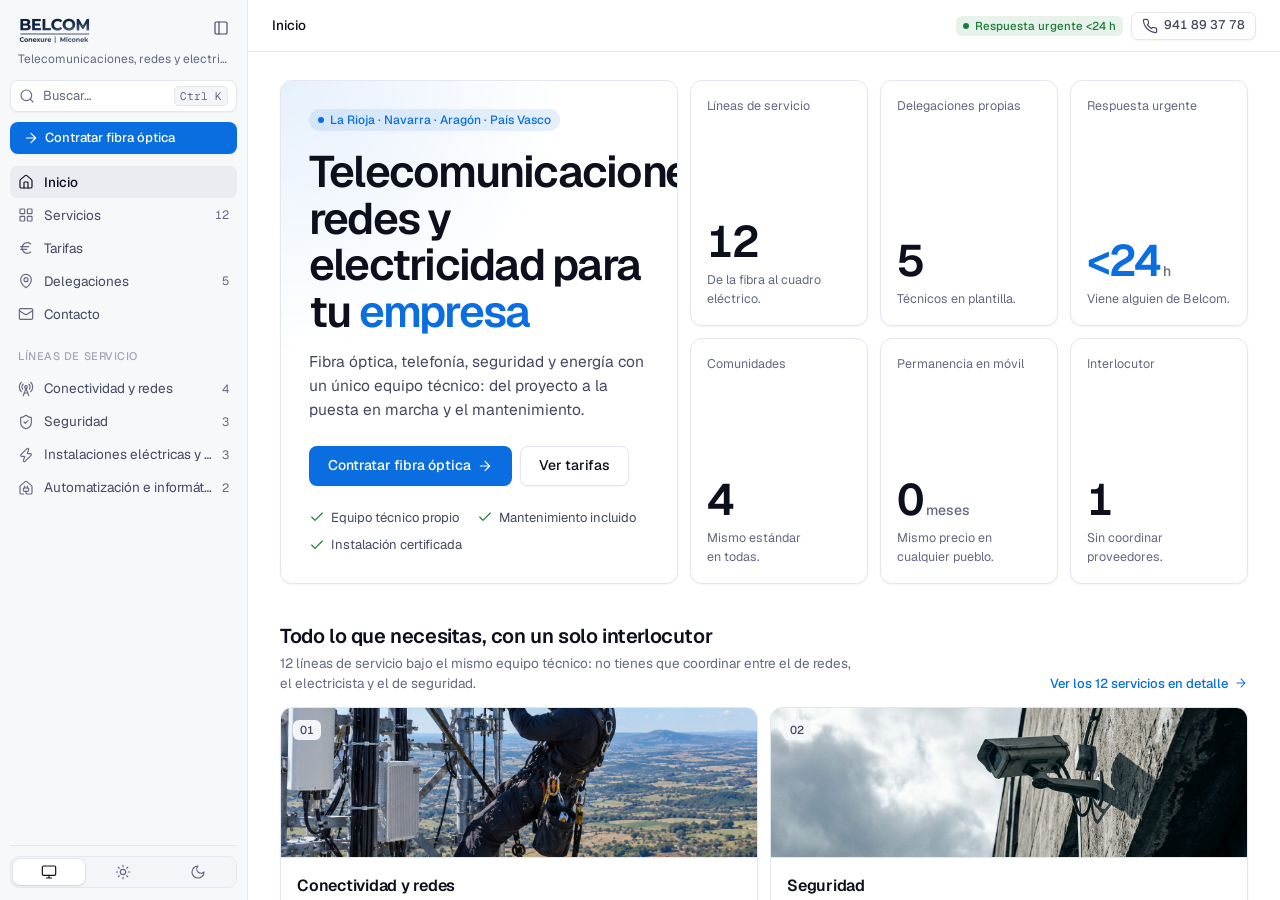
<file: index.html>
<!DOCTYPE html>
<html lang="es">
<head>
<meta charset="UTF-8">
<meta name="viewport" content="width=device-width, initial-scale=1.0">
<title>Grupo Belcom · Telecomunicaciones, redes y electricidad</title>
<meta name="description" content="Telecomunicaciones, redes, electricidad, seguridad y energía en La Rioja, Navarra, Aragón y País Vasco.">
<meta name="theme-color" content="#ffffff" media="(prefers-color-scheme: light)">
<meta name="theme-color" content="#0a0b11" media="(prefers-color-scheme: dark)">
<link rel="canonical" href="https://www.grupobelcom.com/index.html">
<link rel="preload" as="font" type="font/woff2" href="assets/fonts/geist.woff2" crossorigin>
<meta property="og:type" content="website">
<meta property="og:locale" content="es_ES">
<meta property="og:title" content="Grupo Belcom · Telecomunicaciones, redes y electricidad">
<meta property="og:description" content="Telecomunicaciones, redes, electricidad, seguridad y energía en La Rioja, Navarra, Aragón y País Vasco.">
<meta property="og:url" content="https://www.grupobelcom.com/index.html">
<meta property="og:image" content="https://www.grupobelcom.com/assets/hero.jpg">
<meta name="twitter:card" content="summary_large_image">
<meta name="twitter:title" content="Grupo Belcom · Telecomunicaciones, redes y electricidad">
<meta name="twitter:description" content="Telecomunicaciones, redes, electricidad, seguridad y energía en La Rioja, Navarra, Aragón y País Vasco.">
<meta name="twitter:image" content="https://www.grupobelcom.com/assets/hero.jpg">
<link rel="icon" type="image/png" sizes="32x32" href="assets/favicon-32.png">
<link rel="icon" type="image/png" sizes="512x512" href="assets/favicon-512.png">
<link rel="apple-touch-icon" href="assets/favicon-180.png">
<script>try{var t=localStorage.getItem('belcom-tema');if(t==='light'||t==='dark')document.documentElement.setAttribute('data-theme',t)}catch(e){}</script>
<link rel="stylesheet" href="css/style.css?v=719647eb">
<script type="application/ld+json">
{
  "@context": "https://schema.org",
  "@type": "ProfessionalService",
  "name": "Grupo Belcom",
  "image": "https://www.grupobelcom.com/assets/hero.jpg",
  "telephone": "+34941893778",
  "email": "info@grupobelcom.com",
  "url": "https://www.grupobelcom.com/",
  "areaServed": ["La Rioja", "Navarra", "Aragón", "País Vasco"],
  "address": [
    {"@type": "PostalAddress", "addressLocality": "Logroño", "addressRegion": "La Rioja", "addressCountry": "ES"},
    {"@type": "PostalAddress", "addressLocality": "Tudela", "addressRegion": "Navarra", "addressCountry": "ES"},
    {"@type": "PostalAddress", "addressLocality": "Pamplona", "addressRegion": "Navarra", "addressCountry": "ES"},
    {"@type": "PostalAddress", "addressLocality": "Zaragoza", "addressRegion": "Aragón", "addressCountry": "ES"},
    {"@type": "PostalAddress", "addressLocality": "Vitoria", "addressRegion": "País Vasco", "addressCountry": "ES"}
  ]
}
</script>
</head>
<body>
<a href="#contenido" class="skip-link">Ir al contenido</a>
<div class="app" id="app">
  <script>try{if(localStorage.getItem('belcom-sb')==='1')document.getElementById('app').classList.add('collapsed')}catch(e){}</script>
  <aside class="sb" id="sb">
    <div class="sb-head">
      <a class="sb-brand" href="index.html" aria-label="Grupo Belcom — inicio">
        <img class="logo-l" src="assets/wordmark-dark.png" srcset="assets/wordmark-dark.png 1x, assets/wordmark-dark@2x.png 2x" width="75" height="30" alt="Grupo Belcom">
        <img class="logo-d" src="assets/wordmark-alpha.png" srcset="assets/wordmark-alpha.png 1x, assets/wordmark-alpha@2x.png 2x" width="75" height="30" alt="">
      </a>
      <span class="sb-mark" aria-hidden="true">B</span>
      <button type="button" class="btn btn-ghost btn-icon btn-sm" id="sb-fold" data-tip="Plegar la barra (Ctrl ←)" aria-label="Plegar la barra lateral"><svg class="lucide" viewBox="0 0 24 24" fill="none" stroke="currentColor" stroke-width="2" stroke-linecap="round" stroke-linejoin="round" aria-hidden="true"><rect width="18" height="18" x="3" y="3" rx="2"/><path d="M9 3v18"/></svg></button>
      <button type="button" class="btn btn-ghost btn-icon btn-sm sb-close" id="sb-close" aria-label="Cerrar el menú"><svg class="lucide" viewBox="0 0 24 24" fill="none" stroke="currentColor" stroke-width="2" stroke-linecap="round" stroke-linejoin="round" aria-hidden="true"><path d="M18 6 6 18M6 6l12 12"/></svg></button>
    </div>
    <div class="sb-product">Telecomunicaciones, redes y electricidad</div>
    <button type="button" class="sb-search" data-cmdk data-tip="Buscar (Ctrl K)"><svg class="lucide" viewBox="0 0 24 24" fill="none" stroke="currentColor" stroke-width="2" stroke-linecap="round" stroke-linejoin="round" aria-hidden="true"><circle cx="11" cy="11" r="8"/><path d="m21 21-4.3-4.3"/></svg><span>Buscar…</span><kbd>Ctrl K</kbd></button>
    <a class="btn btn-primary sb-new" href="contacto.html" data-tip="Contratar fibra óptica"><svg class="lucide" viewBox="0 0 24 24" fill="none" stroke="currentColor" stroke-width="2" stroke-linecap="round" stroke-linejoin="round" aria-hidden="true"><path d="M5 12h14M12 5l7 7-7 7"/></svg><span>Contratar fibra óptica</span></a>
    <nav class="sb-nav" aria-label="Principal">
      <a class="sb-item on" href="index.html" data-tip="Inicio" aria-current="page"><svg class="lucide" viewBox="0 0 24 24" fill="none" stroke="currentColor" stroke-width="2" stroke-linecap="round" stroke-linejoin="round" aria-hidden="true"><path d="M15 21v-8a1 1 0 0 0-1-1h-4a1 1 0 0 0-1 1v8"/><path d="M3 10a2 2 0 0 1 .709-1.528l7-5.999a2 2 0 0 1 2.582 0l7 5.999A2 2 0 0 1 21 10v9a2 2 0 0 1-2 2H5a2 2 0 0 1-2-2z"/></svg><span class="lbl">Inicio</span></a>
      <a class="sb-item" href="servicios.html" data-tip="Servicios"><svg class="lucide" viewBox="0 0 24 24" fill="none" stroke="currentColor" stroke-width="2" stroke-linecap="round" stroke-linejoin="round" aria-hidden="true"><rect width="7" height="7" x="3" y="3" rx="1"/><rect width="7" height="7" x="14" y="3" rx="1"/><rect width="7" height="7" x="14" y="14" rx="1"/><rect width="7" height="7" x="3" y="14" rx="1"/></svg><span class="lbl">Servicios</span><span class="count">12</span></a>
      <a class="sb-item" href="tarifas.html" data-tip="Tarifas"><svg class="lucide" viewBox="0 0 24 24" fill="none" stroke="currentColor" stroke-width="2" stroke-linecap="round" stroke-linejoin="round" aria-hidden="true"><path d="M4 10h12M4 14h9"/><path d="M19 6a7.7 7.7 0 0 0-5.2-2A7.9 7.9 0 0 0 6 12c0 4.4 3.5 8 7.8 8 2 0 3.8-.8 5.2-2"/></svg><span class="lbl">Tarifas</span></a>
      <a class="sb-item" href="index.html#delegaciones" data-tip="Delegaciones"><svg class="lucide" viewBox="0 0 24 24" fill="none" stroke="currentColor" stroke-width="2" stroke-linecap="round" stroke-linejoin="round" aria-hidden="true"><path d="M20 10c0 6-8 12-8 12S4 16 4 10a8 8 0 0 1 16 0z"/><circle cx="12" cy="10" r="3"/></svg><span class="lbl">Delegaciones</span><span class="count">5</span></a>
      <a class="sb-item" href="contacto.html" data-tip="Contacto"><svg class="lucide" viewBox="0 0 24 24" fill="none" stroke="currentColor" stroke-width="2" stroke-linecap="round" stroke-linejoin="round" aria-hidden="true"><rect width="20" height="16" x="2" y="4" rx="2"/><path d="m22 7-8.97 5.7a1.94 1.94 0 0 1-2.06 0L2 7"/></svg><span class="lbl">Contacto</span></a>
    </nav>
    <div class="sb-group">Líneas de servicio</div>
    <nav class="sb-nav" aria-label="Líneas de servicio">
      <a class="sb-item" href="servicios.html#grupo-conectividad" data-tip="Conectividad y redes"><svg class="lucide" aria-hidden="true" xmlns="http://www.w3.org/2000/svg" viewBox="0 0 24 24" fill="none" stroke="currentColor" stroke-width="2" stroke-linecap="round" stroke-linejoin="round" > <path d="M4.9 16.1C1 12.2 1 5.8 4.9 1.9" /> <path d="M7.8 4.7a6.14 6.14 0 0 0-.8 7.5" /> <circle cx="12" cy="9" r="2" /> <path d="M16.2 4.8c2 2 2.26 5.11.8 7.47" /> <path d="M19.1 1.9a9.96 9.96 0 0 1 0 14.1" /> <path d="M9.5 18h5" /> <path d="m8 22 4-11 4 11" /> </svg><span class="lbl">Conectividad y redes</span><span class="count">4</span></a>
      <a class="sb-item" href="servicios.html#grupo-seguridad" data-tip="Seguridad"><svg class="lucide" aria-hidden="true" xmlns="http://www.w3.org/2000/svg" viewBox="0 0 24 24" fill="none" stroke="currentColor" stroke-width="2" stroke-linecap="round" stroke-linejoin="round" > <path d="M20 13c0 5-3.5 7.5-7.66 8.95a1 1 0 0 1-.67-.01C7.5 20.5 4 18 4 13V6a1 1 0 0 1 1-1c2 0 4.5-1.2 6.24-2.72a1.17 1.17 0 0 1 1.52 0C14.51 3.81 17 5 19 5a1 1 0 0 1 1 1z" /> <path d="m9 12 2 2 4-4" /> </svg><span class="lbl">Seguridad</span><span class="count">3</span></a>
      <a class="sb-item" href="servicios.html#grupo-energia" data-tip="Instalaciones eléctricas y energía"><svg class="lucide" aria-hidden="true" xmlns="http://www.w3.org/2000/svg" viewBox="0 0 24 24" fill="none" stroke="currentColor" stroke-width="2" stroke-linecap="round" stroke-linejoin="round" > <path d="M15.914 4a1.5 1.5 0 00-2.474-1.561l-9 9A1.5 1.5 0 005.5 14h4.002a.5.5 0 01.471.666L8.086 20a1.5 1.5 0 002.475 1.56l9-9A1.5 1.5 0 0018.5 10h-3.997a.5.5 0 01-.472-.667z" /> </svg><span class="lbl">Instalaciones eléctricas y energía</span><span class="count">3</span></a>
      <a class="sb-item" href="servicios.html#grupo-automatizacion" data-tip="Automatización e informática"><svg class="lucide" aria-hidden="true" xmlns="http://www.w3.org/2000/svg" viewBox="0 0 24 24" fill="none" stroke="currentColor" stroke-width="2" stroke-linecap="round" stroke-linejoin="round" > <path d="M10 12V8.964" /> <path d="M14 12V8.964" /> <path d="M15 12a1 1 0 0 1 1 1v2a2 2 0 0 1-2 2h-4a2 2 0 0 1-2-2v-2a1 1 0 0 1 1-1z" /> <path d="M8.5 21H5a2 2 0 0 1-2-2v-9a2 2 0 0 1 .709-1.528l7-6a2 2 0 0 1 2.582 0l7 6A2 2 0 0 1 21 10v9a2 2 0 0 1-2 2h-5a2 2 0 0 1-2-2v-2" /> </svg><span class="lbl">Automatización e informática</span><span class="count">2</span></a>
    </nav>
    <div class="sb-spacer"></div>
    <div class="sb-foot">
      <div class="seg full theme-seg" role="group" aria-label="Tema">
        <button type="button" data-tema="system" data-tip="Según el sistema" aria-label="Tema del sistema"><svg class="lucide" viewBox="0 0 24 24" fill="none" stroke="currentColor" stroke-width="2" stroke-linecap="round" stroke-linejoin="round" aria-hidden="true"><rect width="20" height="14" x="2" y="3" rx="2"/><path d="M8 21h8M12 17v4"/></svg></button>
        <button type="button" data-tema="light" data-tip="Claro" aria-label="Tema claro"><svg class="lucide" viewBox="0 0 24 24" fill="none" stroke="currentColor" stroke-width="2" stroke-linecap="round" stroke-linejoin="round" aria-hidden="true"><circle cx="12" cy="12" r="4"/><path d="M12 2v2M12 20v2m-7.07-2.93 1.41-1.41m11.32-11.32 1.41-1.41M2 12h2m16 0h2M4.93 4.93l1.41 1.41m11.32 11.32 1.41 1.41"/></svg></button>
        <button type="button" data-tema="dark" data-tip="Oscuro" aria-label="Tema oscuro"><svg class="lucide" viewBox="0 0 24 24" fill="none" stroke="currentColor" stroke-width="2" stroke-linecap="round" stroke-linejoin="round" aria-hidden="true"><path d="M12 3a6 6 0 0 0 9 9 9 9 0 1 1-9-9Z"/></svg></button>
      </div>
    </div>
  </aside>
  <div class="main">
    <header class="topbar">
      <button type="button" class="btn btn-ghost btn-icon nav-burger" id="nav-burger" aria-label="Abrir el menú" aria-controls="sb"><svg class="lucide" viewBox="0 0 24 24" fill="none" stroke="currentColor" stroke-width="2" stroke-linecap="round" stroke-linejoin="round" aria-hidden="true"><path d="M4 6h16M4 12h16M4 18h16"/></svg></button>
      <nav class="crumbs" aria-label="Migas de pan"><b>Inicio</b></nav>
      <div class="right">
        <span class="badge ok sq hide-s" data-tip="Si algo falla, viene alguien de Belcom"><span class="dot"></span>Respuesta urgente &lt;24 h</span>
        <a class="btn btn-sm tel" href="tel:+34941893778" aria-label="Llamar al 941 89 37 78"><svg class="lucide" viewBox="0 0 24 24" fill="none" stroke="currentColor" stroke-width="2" stroke-linecap="round" stroke-linejoin="round" aria-hidden="true"><path d="M22 16.92v3a2 2 0 0 1-2.18 2 19.79 19.79 0 0 1-8.63-3.07 19.5 19.5 0 0 1-6-6 19.79 19.79 0 0 1-3.07-8.67A2 2 0 0 1 4.11 2h3a2 2 0 0 1 2 1.72c.13.96.36 1.9.7 2.81a2 2 0 0 1-.45 2.11L8.09 9.91a16 16 0 0 0 6 6l1.27-1.27a2 2 0 0 1 2.11-.45c.9.34 1.85.57 2.81.7A2 2 0 0 1 22 16.92z"/></svg><b>941 89 37 78</b></a>
      </div>
    </header>
    <main class="content" id="contenido" tabindex="-1">
      <div class="page">

        <div class="bento-top">
          <section class="card hero-card">
            <span class="badge accent" style="align-self:flex-start"><span class="live-dot" style="width:6px;height:6px;background:currentColor"></span>La Rioja · Navarra · Aragón · País Vasco</span>
            <h1>Telecomunicaciones, redes y electricidad para tu <em>empresa</em></h1>
            <p class="lead">Fibra óptica, telefonía, seguridad y energía con un único equipo técnico: del proyecto a la puesta en marcha y el mantenimiento.</p>
            <div class="actions">
              <a href="contacto.html" class="btn btn-primary btn-lg">Contratar fibra óptica <svg class="lucide" viewBox="0 0 24 24" fill="none" stroke="currentColor" stroke-width="2" stroke-linecap="round" stroke-linejoin="round" aria-hidden="true"><path d="M5 12h14M12 5l7 7-7 7"/></svg></a>
              <a href="tarifas.html" class="btn btn-lg">Ver tarifas</a>
            </div>
            <ul class="checks">
              <li><svg class="lucide" viewBox="0 0 24 24" fill="none" stroke="currentColor" stroke-width="2" stroke-linecap="round" stroke-linejoin="round" aria-hidden="true"><path d="M20 6 9 17l-5-5"/></svg>Equipo técnico propio</li>
              <li><svg class="lucide" viewBox="0 0 24 24" fill="none" stroke="currentColor" stroke-width="2" stroke-linecap="round" stroke-linejoin="round" aria-hidden="true"><path d="M20 6 9 17l-5-5"/></svg>Mantenimiento incluido</li>
              <li><svg class="lucide" viewBox="0 0 24 24" fill="none" stroke="currentColor" stroke-width="2" stroke-linecap="round" stroke-linejoin="round" aria-hidden="true"><path d="M20 6 9 17l-5-5"/></svg>Instalación certificada</li>
            </ul>
          </section>
          <div class="bento-r">
            <div class="card tile"><span class="k">Líneas de servicio</span><span class="v num">12</span><span class="d">De la fibra al cuadro eléctrico.</span></div>
            <div class="card tile"><span class="k">Delegaciones propias</span><span class="v num">5</span><span class="d">Técnicos en plantilla.</span></div>
            <div class="card tile accent"><span class="k">Respuesta urgente</span><span class="v num">&lt;24<small>h</small></span><span class="d">Viene alguien de Belcom.</span></div>
            <div class="card tile"><span class="k">Comunidades</span><span class="v num">4</span><span class="d">Mismo estándar en todas.</span></div>
            <div class="card tile"><span class="k">Permanencia en móvil</span><span class="v num">0<small>meses</small></span><span class="d">Mismo precio en cualquier pueblo.</span></div>
            <div class="card tile"><span class="k">Interlocutor</span><span class="v num">1</span><span class="d">Sin coordinar proveedores.</span></div>
          </div>
        </div>

        <div class="sec-h">
          <div>
            <h2>Todo lo que necesitas, con un solo interlocutor</h2>
            <p>12 líneas de servicio bajo el mismo equipo técnico: no tienes que coordinar entre el de redes, el electricista y el de seguridad.</p>
          </div>
          <a class="link" href="servicios.html">Ver los 12 servicios en detalle <svg class="lucide" viewBox="0 0 24 24" fill="none" stroke="currentColor" stroke-width="2" stroke-linecap="round" stroke-linejoin="round" aria-hidden="true"><path d="M5 12h14M12 5l7 7-7 7"/></svg></a>
        </div>
        <div class="cats">
          <article class="card cat">
            <div class="cat-img"><img src="assets/telecomunicaciones.jpg" alt="" loading="lazy"><span class="badge soft sq cat-n num">01</span></div>
            <div class="cat-b">
              <h3>Conectividad y redes</h3>
              <p>Fibra, redes y telefonía con redundancia y monitorización.</p>
              <div class="chips"><a class="chip-link" href="servicios.html#telecomunicaciones"><svg class="lucide" aria-hidden="true" xmlns="http://www.w3.org/2000/svg" viewBox="0 0 24 24" fill="none" stroke="currentColor" stroke-width="2" stroke-linecap="round" stroke-linejoin="round" > <path d="M4.9 16.1C1 12.2 1 5.8 4.9 1.9" /> <path d="M7.8 4.7a6.14 6.14 0 0 0-.8 7.5" /> <circle cx="12" cy="9" r="2" /> <path d="M16.2 4.8c2 2 2.26 5.11.8 7.47" /> <path d="M19.1 1.9a9.96 9.96 0 0 1 0 14.1" /> <path d="M9.5 18h5" /> <path d="m8 22 4-11 4 11" /> </svg>Telecomunicaciones</a><a class="chip-link" href="servicios.html#fibra"><svg class="lucide" aria-hidden="true" xmlns="http://www.w3.org/2000/svg" viewBox="0 0 24 24" fill="none" stroke="currentColor" stroke-width="2" stroke-linecap="round" stroke-linejoin="round" > <path d="M17 19a1 1 0 0 1-1-1v-2a2 2 0 0 1 2-2h2a2 2 0 0 1 2 2v2a1 1 0 0 1-1 1z" /> <path d="M17 21v-2" /> <path d="M19 14V6.5a1 1 0 0 0-7 0v11a1 1 0 0 1-7 0V10" /> <path d="M21 21v-2" /> <path d="M3 5V3" /> <path d="M4 10a2 2 0 0 1-2-2V6a1 1 0 0 1 1-1h4a1 1 0 0 1 1 1v2a2 2 0 0 1-2 2z" /> <path d="M7 5V3" /> </svg>Fibra óptica</a><a class="chip-link" href="servicios.html#redes"><svg class="lucide" aria-hidden="true" xmlns="http://www.w3.org/2000/svg" viewBox="0 0 24 24" fill="none" stroke="currentColor" stroke-width="2" stroke-linecap="round" stroke-linejoin="round" > <rect x="16" y="16" width="6" height="6" rx="1" /> <rect x="2" y="16" width="6" height="6" rx="1" /> <rect x="9" y="2" width="6" height="6" rx="1" /> <path d="M5 16v-3a1 1 0 0 1 1-1h12a1 1 0 0 1 1 1v3" /> <path d="M12 12V8" /> </svg>Infraestructuras de red</a><a class="chip-link" href="servicios.html#telefonia"><svg class="lucide" aria-hidden="true" xmlns="http://www.w3.org/2000/svg" viewBox="0 0 24 24" fill="none" stroke="currentColor" stroke-width="2" stroke-linecap="round" stroke-linejoin="round" > <path d="M13 2a9 9 0 0 1 9 9" /> <path d="M13 6a5 5 0 0 1 5 5" /> <path d="M13.832 16.568a1 1 0 0 0 1.213-.303l.355-.465A2 2 0 0 1 17 15h3a2 2 0 0 1 2 2v3a2 2 0 0 1-2 2A18 18 0 0 1 2 4a2 2 0 0 1 2-2h3a2 2 0 0 1 2 2v3a2 2 0 0 1-.8 1.6l-.468.351a1 1 0 0 0-.292 1.233 14 14 0 0 0 6.392 6.384" /> </svg>Telefonía</a></div>
            </div>
          </article>
          <article class="card cat">
            <div class="cat-img"><img src="assets/seguridad.jpg" alt="" loading="lazy"><span class="badge soft sq cat-n num">02</span></div>
            <div class="cat-b">
              <h3>Seguridad</h3>
              <p>Ciberseguridad, cámaras y alarmas bajo un mismo criterio.</p>
              <div class="chips"><a class="chip-link" href="servicios.html#ciberseguridad"><svg class="lucide" aria-hidden="true" xmlns="http://www.w3.org/2000/svg" viewBox="0 0 24 24" fill="none" stroke="currentColor" stroke-width="2" stroke-linecap="round" stroke-linejoin="round" > <path d="M20 13c0 5-3.5 7.5-7.66 8.95a1 1 0 0 1-.67-.01C7.5 20.5 4 18 4 13V6a1 1 0 0 1 1-1c2 0 4.5-1.2 6.24-2.72a1.17 1.17 0 0 1 1.52 0C14.51 3.81 17 5 19 5a1 1 0 0 1 1 1z" /> <path d="m9 12 2 2 4-4" /> </svg>Ciberseguridad</a><a class="chip-link" href="servicios.html#videovigilancia"><svg class="lucide" aria-hidden="true" xmlns="http://www.w3.org/2000/svg" viewBox="0 0 24 24" fill="none" stroke="currentColor" stroke-width="2" stroke-linecap="round" stroke-linejoin="round" > <path d="M16.75 12h3.632a1 1 0 0 1 .894 1.447l-2.034 4.069a1 1 0 0 1-1.708.134l-2.124-2.97" /> <path d="M17.106 9.053a1 1 0 0 1 .447 1.341l-3.106 6.211a1 1 0 0 1-1.342.447L3.61 12.3a2.92 2.92 0 0 1-1.3-3.91L3.69 5.6a2.92 2.92 0 0 1 3.92-1.3z" /> <path d="M2 19h3.76a2 2 0 0 0 1.8-1.1L9 15" /> <path d="M2 21v-4" /> <path d="M7 9h.01" /> </svg>Videovigilancia</a><a class="chip-link" href="servicios.html#alarmas"><svg class="lucide" aria-hidden="true" xmlns="http://www.w3.org/2000/svg" viewBox="0 0 24 24" fill="none" stroke="currentColor" stroke-width="2" stroke-linecap="round" stroke-linejoin="round" > <path d="M7 18v-6a5 5 0 1 1 10 0v6" /> <path d="M5 21a1 1 0 0 0 1 1h12a1 1 0 0 0 1-1v-1a2 2 0 0 0-2-2H7a2 2 0 0 0-2 2z" /> <path d="M21 12h1" /> <path d="M18.5 4.5 18 5" /> <path d="M2 12h1" /> <path d="M12 2v1" /> <path d="m4.929 4.929.707.707" /> <path d="M12 12v6" /> </svg>Alarmas</a></div>
            </div>
          </article>
          <article class="card cat">
            <div class="cat-img"><img src="assets/solar.jpg" alt="" loading="lazy"><span class="badge soft sq cat-n num">03</span></div>
            <div class="cat-b">
              <h3>Instalaciones eléctricas y energía</h3>
              <p>Baja tensión, fotovoltaica y puntos de recarga, con la legalización incluida.</p>
              <div class="chips"><a class="chip-link" href="servicios.html#electricidad"><svg class="lucide" aria-hidden="true" xmlns="http://www.w3.org/2000/svg" viewBox="0 0 24 24" fill="none" stroke="currentColor" stroke-width="2" stroke-linecap="round" stroke-linejoin="round" > <path d="M15.914 4a1.5 1.5 0 00-2.474-1.561l-9 9A1.5 1.5 0 005.5 14h4.002a.5.5 0 01.471.666L8.086 20a1.5 1.5 0 002.475 1.56l9-9A1.5 1.5 0 0018.5 10h-3.997a.5.5 0 01-.472-.667z" /> </svg>Electricidad</a><a class="chip-link" href="servicios.html#renovables"><svg class="lucide" aria-hidden="true" xmlns="http://www.w3.org/2000/svg" viewBox="0 0 24 24" fill="none" stroke="currentColor" stroke-width="2" stroke-linecap="round" stroke-linejoin="round" > <circle cx="12" cy="12" r="4" /> <path d="M12 2v2" /> <path d="M12 20v2" /> <path d="m4.93 4.93 1.41 1.41" /> <path d="m17.66 17.66 1.41 1.41" /> <path d="M2 12h2" /> <path d="M20 12h2" /> <path d="m6.34 17.66-1.41 1.41" /> <path d="m19.07 4.93-1.41 1.41" /> </svg>Energías renovables</a><a class="chip-link" href="servicios.html#cargadores-ve"><svg class="lucide" aria-hidden="true" xmlns="http://www.w3.org/2000/svg" viewBox="0 0 24 24" fill="none" stroke="currentColor" stroke-width="2" stroke-linecap="round" stroke-linejoin="round" > <path d="M6.3 20.3a2.4 2.4 0 0 0 3.4 0L12 18l-6-6-2.3 2.3a2.4 2.4 0 0 0 0 3.4Z" /> <path d="m2 22 3-3" /> <path d="M7.5 13.5 10 11" /> <path d="M10.5 16.5 13 14" /> <path d="m18 3-4 4h6l-4 4" /> </svg>Cargadores VE</a></div>
            </div>
          </article>
          <article class="card cat">
            <div class="cat-img"><img src="assets/domotica.jpg" alt="" loading="lazy"><span class="badge soft sq cat-n num">04</span></div>
            <div class="cat-b">
              <h3>Automatización e informática</h3>
              <p>Domótica KNX y Loxone, y la informática de tu empresa funcionando.</p>
              <div class="chips"><a class="chip-link" href="servicios.html#domotica"><svg class="lucide" aria-hidden="true" xmlns="http://www.w3.org/2000/svg" viewBox="0 0 24 24" fill="none" stroke="currentColor" stroke-width="2" stroke-linecap="round" stroke-linejoin="round" > <path d="M10 12V8.964" /> <path d="M14 12V8.964" /> <path d="M15 12a1 1 0 0 1 1 1v2a2 2 0 0 1-2 2h-4a2 2 0 0 1-2-2v-2a1 1 0 0 1 1-1z" /> <path d="M8.5 21H5a2 2 0 0 1-2-2v-9a2 2 0 0 1 .709-1.528l7-6a2 2 0 0 1 2.582 0l7 6A2 2 0 0 1 21 10v9a2 2 0 0 1-2 2h-5a2 2 0 0 1-2-2v-2" /> </svg>Domótica</a><a class="chip-link" href="servicios.html#informatica"><svg class="lucide" aria-hidden="true" xmlns="http://www.w3.org/2000/svg" viewBox="0 0 24 24" fill="none" stroke="currentColor" stroke-width="2" stroke-linecap="round" stroke-linejoin="round" > <rect width="20" height="8" x="2" y="2" rx="2" ry="2" /> <rect width="20" height="8" x="2" y="14" rx="2" ry="2" /> <line x1="6" x2="6.01" y1="6" y2="6" /> <line x1="6" x2="6.01" y1="18" y2="18" /> </svg>Soluciones informáticas</a></div>
            </div>
          </article>
        </div>

        <div class="sec-h" id="tarifas">
          <div>
            <h2>Fibra desde 20,90 € al mes</h2>
            <p>Tarifas sencillas, el mismo precio en cualquier zona, e instalación y soporte con técnicos de Belcom.</p>
          </div>
          <a class="link" href="tarifas.html">Todas las tarifas <svg class="lucide" viewBox="0 0 24 24" fill="none" stroke="currentColor" stroke-width="2" stroke-linecap="round" stroke-linejoin="round" aria-hidden="true"><path d="M5 12h14M12 5l7 7-7 7"/></svg></a>
        </div>
        <div class="bento">
        <a class="card tarcard c4" href="tarifas.html#fibra">
          <span class="k">Fibra óptica · desde</span>
          <span class="v">20<sup style='font-size:.5em'>,90</sup><small>€/mes</small></span>
          <span class="d">100, 300 y 600 Mbps. Mismo precio en cualquier zona.</span>
          <span class="link">Ver tarifas <svg class="lucide" viewBox="0 0 24 24" fill="none" stroke="currentColor" stroke-width="2" stroke-linecap="round" stroke-linejoin="round" aria-hidden="true"><path d="M5 12h14M12 5l7 7-7 7"/></svg></span>
        </a>
        <a class="card tarcard c4" href="tarifas.html#movil">
          <span class="k">Móvil · desde</span>
          <span class="v">6<sup style='font-size:.5em'>,90</sup><small>€/mes</small></span>
          <span class="d">6.000 min y hasta 400 GB. Sin permanencia.</span>
          <span class="link">Ver tarifas <svg class="lucide" viewBox="0 0 24 24" fill="none" stroke="currentColor" stroke-width="2" stroke-linecap="round" stroke-linejoin="round" aria-hidden="true"><path d="M5 12h14M12 5l7 7-7 7"/></svg></span>
        </a>
        <a class="card tarcard c4" href="tarifas.html#fijo">
          <span class="k">Línea fija · desde</span>
          <span class="v">6<small>€/mes</small></span>
          <span class="d">Línea básica, o con 1.000 minutos por 10 €.</span>
          <span class="link">Ver tarifas <svg class="lucide" viewBox="0 0 24 24" fill="none" stroke="currentColor" stroke-width="2" stroke-linecap="round" stroke-linejoin="round" aria-hidden="true"><path d="M5 12h14M12 5l7 7-7 7"/></svg></span>
        </a>
        </div>

        <div class="sec-h" id="delegaciones">
          <div>
            <h2>Delegaciones propias, no subcontratas</h2>
            <p>Equipo técnico en plantilla repartido por cuatro comunidades. Cuando llamas, viene alguien de Belcom.</p>
          </div>
        </div>
        <div class="card cities"><div class="city"><b><span class="stdot"></span>Logroño</b><small>La Rioja</small></div><div class="city"><b><span class="stdot"></span>Tudela</b><small>Navarra</small></div><div class="city"><b><span class="stdot"></span>Pamplona</b><small>Navarra</small></div><div class="city"><b><span class="stdot"></span>Zaragoza</b><small>Aragón</small></div><div class="city"><b><span class="stdot"></span>Vitoria</b><small>País Vasco</small></div></div>

        <section class="card cta" style="margin-top:40px">
          <div>
            <h2>¿Tienes un proyecto sobre la mesa?</h2>
            <p>Cuéntanos qué necesitas y te damos una propuesta técnica sin compromiso.</p>
          </div>
          <div class="actions">
            <a href="contacto.html" class="btn btn-primary">Contratar fibra óptica <svg class="lucide" viewBox="0 0 24 24" fill="none" stroke="currentColor" stroke-width="2" stroke-linecap="round" stroke-linejoin="round" aria-hidden="true"><path d="M5 12h14M12 5l7 7-7 7"/></svg></a>
            <a href="tel:+34941893778" class="btn"><svg class="lucide" viewBox="0 0 24 24" fill="none" stroke="currentColor" stroke-width="2" stroke-linecap="round" stroke-linejoin="round" aria-hidden="true"><path d="M22 16.92v3a2 2 0 0 1-2.18 2 19.79 19.79 0 0 1-8.63-3.07 19.5 19.5 0 0 1-6-6 19.79 19.79 0 0 1-3.07-8.67A2 2 0 0 1 4.11 2h3a2 2 0 0 1 2 1.72c.13.96.36 1.9.7 2.81a2 2 0 0 1-.45 2.11L8.09 9.91a16 16 0 0 0 6 6l1.27-1.27a2 2 0 0 1 2.11-.45c.9.34 1.85.57 2.81.7A2 2 0 0 1 22 16.92z"/></svg> 941 89 37 78</a>
          </div>
        </section>
        <div class="callout ok kd"><svg class="lucide" viewBox="0 0 24 24" fill="none" stroke="currentColor" stroke-width="2" stroke-linecap="round" stroke-linejoin="round" aria-hidden="true"><path d="M20 13c0 5-3.5 7.5-7.66 8.95a1 1 0 0 1-.67-.01C7.5 20.5 4 18 4 13V6a1 1 0 0 1 1-1c2 0 4.5-1.2 6.24-2.72a1.17 1.17 0 0 1 1.52 0C14.51 3.81 17 5 19 5a1 1 0 0 1 1 1z"/><path d="m9 12 2 2 4-4"/></svg><span><b>Empresa adherida al Programa Kit Digital.</b> Plan de Recuperación, Transformación y Resiliencia — financiado por los fondos NextGeneration UE.</span></div>
        <footer class="foot-legal">
          <span>&copy; <span id="year">2026</span> Grupo Belcom · <a href="mailto:info@grupobelcom.com">info@grupobelcom.com</a></span>
          <nav aria-label="Legal"><a href="aviso-legal.html">Aviso legal</a><a href="privacidad.html">Privacidad</a><a href="cookies.html">Cookies</a></nav>
        </footer>
      </div>
    </main>
  </div>
  <div class="nav-scrim" id="nav-scrim"></div>
</div>
<div id="tip" role="tooltip"></div>
<script src="js/indice.js?v=e0b991fe"></script>
<script src="js/main.js?v=5650987f"></script>
</body>
</html>
</file>
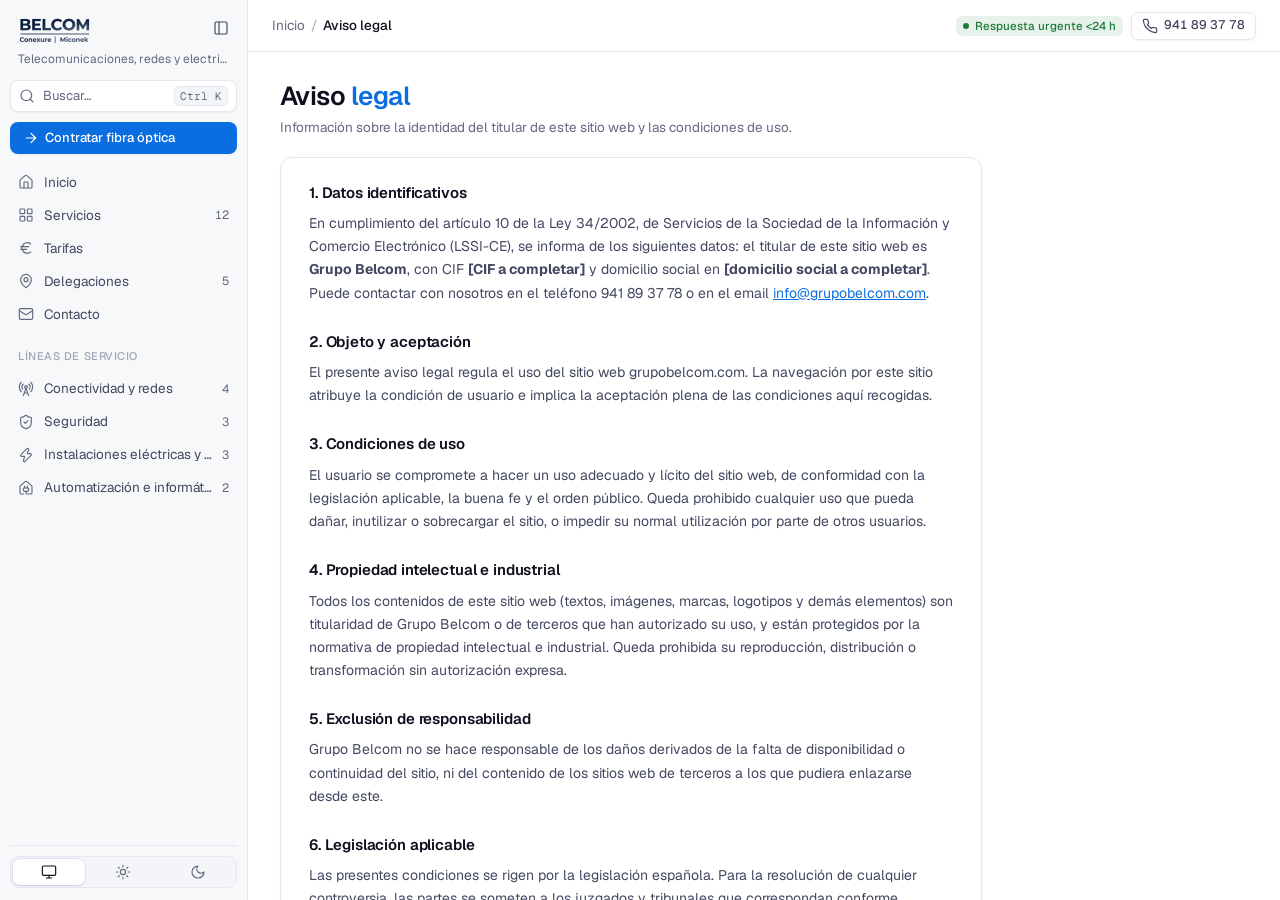
<file: aviso-legal.html>
<!DOCTYPE html>
<html lang="es">
<head>
<meta charset="UTF-8">
<meta name="viewport" content="width=device-width, initial-scale=1.0">
<title>Aviso legal · Grupo Belcom</title>
<meta name="description" content="Aviso legal de Grupo Belcom: identificación del titular, condiciones de uso y propiedad intelectual del sitio web.">
<meta name="theme-color" content="#ffffff" media="(prefers-color-scheme: light)">
<meta name="theme-color" content="#0a0b11" media="(prefers-color-scheme: dark)">
<link rel="canonical" href="https://www.grupobelcom.com/aviso-legal.html">
<link rel="preload" as="font" type="font/woff2" href="assets/fonts/geist.woff2" crossorigin>
<meta property="og:type" content="website">
<meta property="og:locale" content="es_ES">
<meta property="og:title" content="Aviso legal · Grupo Belcom">
<meta property="og:description" content="Aviso legal de Grupo Belcom: identificación del titular, condiciones de uso y propiedad intelectual del sitio web.">
<meta property="og:url" content="https://www.grupobelcom.com/aviso-legal.html">
<meta property="og:image" content="https://www.grupobelcom.com/assets/hero.jpg">
<meta name="twitter:card" content="summary_large_image">
<meta name="twitter:title" content="Aviso legal · Grupo Belcom">
<meta name="twitter:description" content="Aviso legal de Grupo Belcom: identificación del titular, condiciones de uso y propiedad intelectual del sitio web.">
<meta name="twitter:image" content="https://www.grupobelcom.com/assets/hero.jpg">
<link rel="icon" type="image/png" sizes="32x32" href="assets/favicon-32.png">
<link rel="icon" type="image/png" sizes="512x512" href="assets/favicon-512.png">
<link rel="apple-touch-icon" href="assets/favicon-180.png">
<script>try{var t=localStorage.getItem('belcom-tema');if(t==='light'||t==='dark')document.documentElement.setAttribute('data-theme',t)}catch(e){}</script>
<link rel="stylesheet" href="css/style.css?v=719647eb">
</head>
<body>
<a href="#contenido" class="skip-link">Ir al contenido</a>
<div class="app" id="app">
  <script>try{if(localStorage.getItem('belcom-sb')==='1')document.getElementById('app').classList.add('collapsed')}catch(e){}</script>
  <aside class="sb" id="sb">
    <div class="sb-head">
      <a class="sb-brand" href="index.html" aria-label="Grupo Belcom — inicio">
        <img class="logo-l" src="assets/wordmark-dark.png" srcset="assets/wordmark-dark.png 1x, assets/wordmark-dark@2x.png 2x" width="75" height="30" alt="Grupo Belcom">
        <img class="logo-d" src="assets/wordmark-alpha.png" srcset="assets/wordmark-alpha.png 1x, assets/wordmark-alpha@2x.png 2x" width="75" height="30" alt="">
      </a>
      <span class="sb-mark" aria-hidden="true">B</span>
      <button type="button" class="btn btn-ghost btn-icon btn-sm" id="sb-fold" data-tip="Plegar la barra (Ctrl ←)" aria-label="Plegar la barra lateral"><svg class="lucide" viewBox="0 0 24 24" fill="none" stroke="currentColor" stroke-width="2" stroke-linecap="round" stroke-linejoin="round" aria-hidden="true"><rect width="18" height="18" x="3" y="3" rx="2"/><path d="M9 3v18"/></svg></button>
      <button type="button" class="btn btn-ghost btn-icon btn-sm sb-close" id="sb-close" aria-label="Cerrar el menú"><svg class="lucide" viewBox="0 0 24 24" fill="none" stroke="currentColor" stroke-width="2" stroke-linecap="round" stroke-linejoin="round" aria-hidden="true"><path d="M18 6 6 18M6 6l12 12"/></svg></button>
    </div>
    <div class="sb-product">Telecomunicaciones, redes y electricidad</div>
    <button type="button" class="sb-search" data-cmdk data-tip="Buscar (Ctrl K)"><svg class="lucide" viewBox="0 0 24 24" fill="none" stroke="currentColor" stroke-width="2" stroke-linecap="round" stroke-linejoin="round" aria-hidden="true"><circle cx="11" cy="11" r="8"/><path d="m21 21-4.3-4.3"/></svg><span>Buscar…</span><kbd>Ctrl K</kbd></button>
    <a class="btn btn-primary sb-new" href="contacto.html" data-tip="Contratar fibra óptica"><svg class="lucide" viewBox="0 0 24 24" fill="none" stroke="currentColor" stroke-width="2" stroke-linecap="round" stroke-linejoin="round" aria-hidden="true"><path d="M5 12h14M12 5l7 7-7 7"/></svg><span>Contratar fibra óptica</span></a>
    <nav class="sb-nav" aria-label="Principal">
      <a class="sb-item" href="index.html" data-tip="Inicio"><svg class="lucide" viewBox="0 0 24 24" fill="none" stroke="currentColor" stroke-width="2" stroke-linecap="round" stroke-linejoin="round" aria-hidden="true"><path d="M15 21v-8a1 1 0 0 0-1-1h-4a1 1 0 0 0-1 1v8"/><path d="M3 10a2 2 0 0 1 .709-1.528l7-5.999a2 2 0 0 1 2.582 0l7 5.999A2 2 0 0 1 21 10v9a2 2 0 0 1-2 2H5a2 2 0 0 1-2-2z"/></svg><span class="lbl">Inicio</span></a>
      <a class="sb-item" href="servicios.html" data-tip="Servicios"><svg class="lucide" viewBox="0 0 24 24" fill="none" stroke="currentColor" stroke-width="2" stroke-linecap="round" stroke-linejoin="round" aria-hidden="true"><rect width="7" height="7" x="3" y="3" rx="1"/><rect width="7" height="7" x="14" y="3" rx="1"/><rect width="7" height="7" x="14" y="14" rx="1"/><rect width="7" height="7" x="3" y="14" rx="1"/></svg><span class="lbl">Servicios</span><span class="count">12</span></a>
      <a class="sb-item" href="tarifas.html" data-tip="Tarifas"><svg class="lucide" viewBox="0 0 24 24" fill="none" stroke="currentColor" stroke-width="2" stroke-linecap="round" stroke-linejoin="round" aria-hidden="true"><path d="M4 10h12M4 14h9"/><path d="M19 6a7.7 7.7 0 0 0-5.2-2A7.9 7.9 0 0 0 6 12c0 4.4 3.5 8 7.8 8 2 0 3.8-.8 5.2-2"/></svg><span class="lbl">Tarifas</span></a>
      <a class="sb-item" href="index.html#delegaciones" data-tip="Delegaciones"><svg class="lucide" viewBox="0 0 24 24" fill="none" stroke="currentColor" stroke-width="2" stroke-linecap="round" stroke-linejoin="round" aria-hidden="true"><path d="M20 10c0 6-8 12-8 12S4 16 4 10a8 8 0 0 1 16 0z"/><circle cx="12" cy="10" r="3"/></svg><span class="lbl">Delegaciones</span><span class="count">5</span></a>
      <a class="sb-item" href="contacto.html" data-tip="Contacto"><svg class="lucide" viewBox="0 0 24 24" fill="none" stroke="currentColor" stroke-width="2" stroke-linecap="round" stroke-linejoin="round" aria-hidden="true"><rect width="20" height="16" x="2" y="4" rx="2"/><path d="m22 7-8.97 5.7a1.94 1.94 0 0 1-2.06 0L2 7"/></svg><span class="lbl">Contacto</span></a>
    </nav>
    <div class="sb-group">Líneas de servicio</div>
    <nav class="sb-nav" aria-label="Líneas de servicio">
      <a class="sb-item" href="servicios.html#grupo-conectividad" data-tip="Conectividad y redes"><svg class="lucide" aria-hidden="true" xmlns="http://www.w3.org/2000/svg" viewBox="0 0 24 24" fill="none" stroke="currentColor" stroke-width="2" stroke-linecap="round" stroke-linejoin="round" > <path d="M4.9 16.1C1 12.2 1 5.8 4.9 1.9" /> <path d="M7.8 4.7a6.14 6.14 0 0 0-.8 7.5" /> <circle cx="12" cy="9" r="2" /> <path d="M16.2 4.8c2 2 2.26 5.11.8 7.47" /> <path d="M19.1 1.9a9.96 9.96 0 0 1 0 14.1" /> <path d="M9.5 18h5" /> <path d="m8 22 4-11 4 11" /> </svg><span class="lbl">Conectividad y redes</span><span class="count">4</span></a>
      <a class="sb-item" href="servicios.html#grupo-seguridad" data-tip="Seguridad"><svg class="lucide" aria-hidden="true" xmlns="http://www.w3.org/2000/svg" viewBox="0 0 24 24" fill="none" stroke="currentColor" stroke-width="2" stroke-linecap="round" stroke-linejoin="round" > <path d="M20 13c0 5-3.5 7.5-7.66 8.95a1 1 0 0 1-.67-.01C7.5 20.5 4 18 4 13V6a1 1 0 0 1 1-1c2 0 4.5-1.2 6.24-2.72a1.17 1.17 0 0 1 1.52 0C14.51 3.81 17 5 19 5a1 1 0 0 1 1 1z" /> <path d="m9 12 2 2 4-4" /> </svg><span class="lbl">Seguridad</span><span class="count">3</span></a>
      <a class="sb-item" href="servicios.html#grupo-energia" data-tip="Instalaciones eléctricas y energía"><svg class="lucide" aria-hidden="true" xmlns="http://www.w3.org/2000/svg" viewBox="0 0 24 24" fill="none" stroke="currentColor" stroke-width="2" stroke-linecap="round" stroke-linejoin="round" > <path d="M15.914 4a1.5 1.5 0 00-2.474-1.561l-9 9A1.5 1.5 0 005.5 14h4.002a.5.5 0 01.471.666L8.086 20a1.5 1.5 0 002.475 1.56l9-9A1.5 1.5 0 0018.5 10h-3.997a.5.5 0 01-.472-.667z" /> </svg><span class="lbl">Instalaciones eléctricas y energía</span><span class="count">3</span></a>
      <a class="sb-item" href="servicios.html#grupo-automatizacion" data-tip="Automatización e informática"><svg class="lucide" aria-hidden="true" xmlns="http://www.w3.org/2000/svg" viewBox="0 0 24 24" fill="none" stroke="currentColor" stroke-width="2" stroke-linecap="round" stroke-linejoin="round" > <path d="M10 12V8.964" /> <path d="M14 12V8.964" /> <path d="M15 12a1 1 0 0 1 1 1v2a2 2 0 0 1-2 2h-4a2 2 0 0 1-2-2v-2a1 1 0 0 1 1-1z" /> <path d="M8.5 21H5a2 2 0 0 1-2-2v-9a2 2 0 0 1 .709-1.528l7-6a2 2 0 0 1 2.582 0l7 6A2 2 0 0 1 21 10v9a2 2 0 0 1-2 2h-5a2 2 0 0 1-2-2v-2" /> </svg><span class="lbl">Automatización e informática</span><span class="count">2</span></a>
    </nav>
    <div class="sb-spacer"></div>
    <div class="sb-foot">
      <div class="seg full theme-seg" role="group" aria-label="Tema">
        <button type="button" data-tema="system" data-tip="Según el sistema" aria-label="Tema del sistema"><svg class="lucide" viewBox="0 0 24 24" fill="none" stroke="currentColor" stroke-width="2" stroke-linecap="round" stroke-linejoin="round" aria-hidden="true"><rect width="20" height="14" x="2" y="3" rx="2"/><path d="M8 21h8M12 17v4"/></svg></button>
        <button type="button" data-tema="light" data-tip="Claro" aria-label="Tema claro"><svg class="lucide" viewBox="0 0 24 24" fill="none" stroke="currentColor" stroke-width="2" stroke-linecap="round" stroke-linejoin="round" aria-hidden="true"><circle cx="12" cy="12" r="4"/><path d="M12 2v2M12 20v2m-7.07-2.93 1.41-1.41m11.32-11.32 1.41-1.41M2 12h2m16 0h2M4.93 4.93l1.41 1.41m11.32 11.32 1.41 1.41"/></svg></button>
        <button type="button" data-tema="dark" data-tip="Oscuro" aria-label="Tema oscuro"><svg class="lucide" viewBox="0 0 24 24" fill="none" stroke="currentColor" stroke-width="2" stroke-linecap="round" stroke-linejoin="round" aria-hidden="true"><path d="M12 3a6 6 0 0 0 9 9 9 9 0 1 1-9-9Z"/></svg></button>
      </div>
    </div>
  </aside>
  <div class="main">
    <header class="topbar">
      <button type="button" class="btn btn-ghost btn-icon nav-burger" id="nav-burger" aria-label="Abrir el menú" aria-controls="sb"><svg class="lucide" viewBox="0 0 24 24" fill="none" stroke="currentColor" stroke-width="2" stroke-linecap="round" stroke-linejoin="round" aria-hidden="true"><path d="M4 6h16M4 12h16M4 18h16"/></svg></button>
      <nav class="crumbs" aria-label="Migas de pan"><a href="index.html">Inicio</a><span class="sep">/</span><b>Aviso legal</b></nav>
      <div class="right">
        <span class="badge ok sq hide-s" data-tip="Si algo falla, viene alguien de Belcom"><span class="dot"></span>Respuesta urgente &lt;24 h</span>
        <a class="btn btn-sm tel" href="tel:+34941893778" aria-label="Llamar al 941 89 37 78"><svg class="lucide" viewBox="0 0 24 24" fill="none" stroke="currentColor" stroke-width="2" stroke-linecap="round" stroke-linejoin="round" aria-hidden="true"><path d="M22 16.92v3a2 2 0 0 1-2.18 2 19.79 19.79 0 0 1-8.63-3.07 19.5 19.5 0 0 1-6-6 19.79 19.79 0 0 1-3.07-8.67A2 2 0 0 1 4.11 2h3a2 2 0 0 1 2 1.72c.13.96.36 1.9.7 2.81a2 2 0 0 1-.45 2.11L8.09 9.91a16 16 0 0 0 6 6l1.27-1.27a2 2 0 0 1 2.11-.45c.9.34 1.85.57 2.81.7A2 2 0 0 1 22 16.92z"/></svg><b>941 89 37 78</b></a>
      </div>
    </header>
    <main class="content" id="contenido" tabindex="-1">
      <div class="page">

        <div class="ph">
          <div>
            <h1>Aviso <em>legal</em></h1>
            <p class="sub">Información sobre la identidad del titular de este sitio web y las condiciones de uso.</p>
          </div>
        </div>
        <article class="card prose">

      <h2>1. Datos identificativos</h2>
      <p>En cumplimiento del artículo 10 de la Ley 34/2002, de Servicios de la Sociedad de la Información y Comercio Electrónico (LSSI-CE), se informa de los siguientes datos: el titular de este sitio web es <strong>Grupo Belcom</strong>, con CIF <strong>[CIF a completar]</strong> y domicilio social en <strong>[domicilio social a completar]</strong>. Puede contactar con nosotros en el teléfono 941 89 37 78 o en el email <a href="mailto:info@grupobelcom.com">info@grupobelcom.com</a>.</p>

      <h2>2. Objeto y aceptación</h2>
      <p>El presente aviso legal regula el uso del sitio web grupobelcom.com. La navegación por este sitio atribuye la condición de usuario e implica la aceptación plena de las condiciones aquí recogidas.</p>

      <h2>3. Condiciones de uso</h2>
      <p>El usuario se compromete a hacer un uso adecuado y lícito del sitio web, de conformidad con la legislación aplicable, la buena fe y el orden público. Queda prohibido cualquier uso que pueda dañar, inutilizar o sobrecargar el sitio, o impedir su normal utilización por parte de otros usuarios.</p>

      <h2>4. Propiedad intelectual e industrial</h2>
      <p>Todos los contenidos de este sitio web (textos, imágenes, marcas, logotipos y demás elementos) son titularidad de Grupo Belcom o de terceros que han autorizado su uso, y están protegidos por la normativa de propiedad intelectual e industrial. Queda prohibida su reproducción, distribución o transformación sin autorización expresa.</p>

      <h2>5. Exclusión de responsabilidad</h2>
      <p>Grupo Belcom no se hace responsable de los daños derivados de la falta de disponibilidad o continuidad del sitio, ni del contenido de los sitios web de terceros a los que pudiera enlazarse desde este.</p>

      <h2>6. Legislación aplicable</h2>
      <p>Las presentes condiciones se rigen por la legislación española. Para la resolución de cualquier controversia, las partes se someten a los juzgados y tribunales que correspondan conforme a derecho.</p>
    
        </article>
        <footer class="foot-legal">
          <span>&copy; <span id="year">2026</span> Grupo Belcom · <a href="mailto:info@grupobelcom.com">info@grupobelcom.com</a></span>
          <nav aria-label="Legal"><a href="aviso-legal.html">Aviso legal</a><a href="privacidad.html">Privacidad</a><a href="cookies.html">Cookies</a></nav>
        </footer>
      </div>
    </main>
  </div>
  <div class="nav-scrim" id="nav-scrim"></div>
</div>
<div id="tip" role="tooltip"></div>
<script src="js/indice.js?v=e0b991fe"></script>
<script src="js/main.js?v=5650987f"></script>
</body>
</html>
</file>
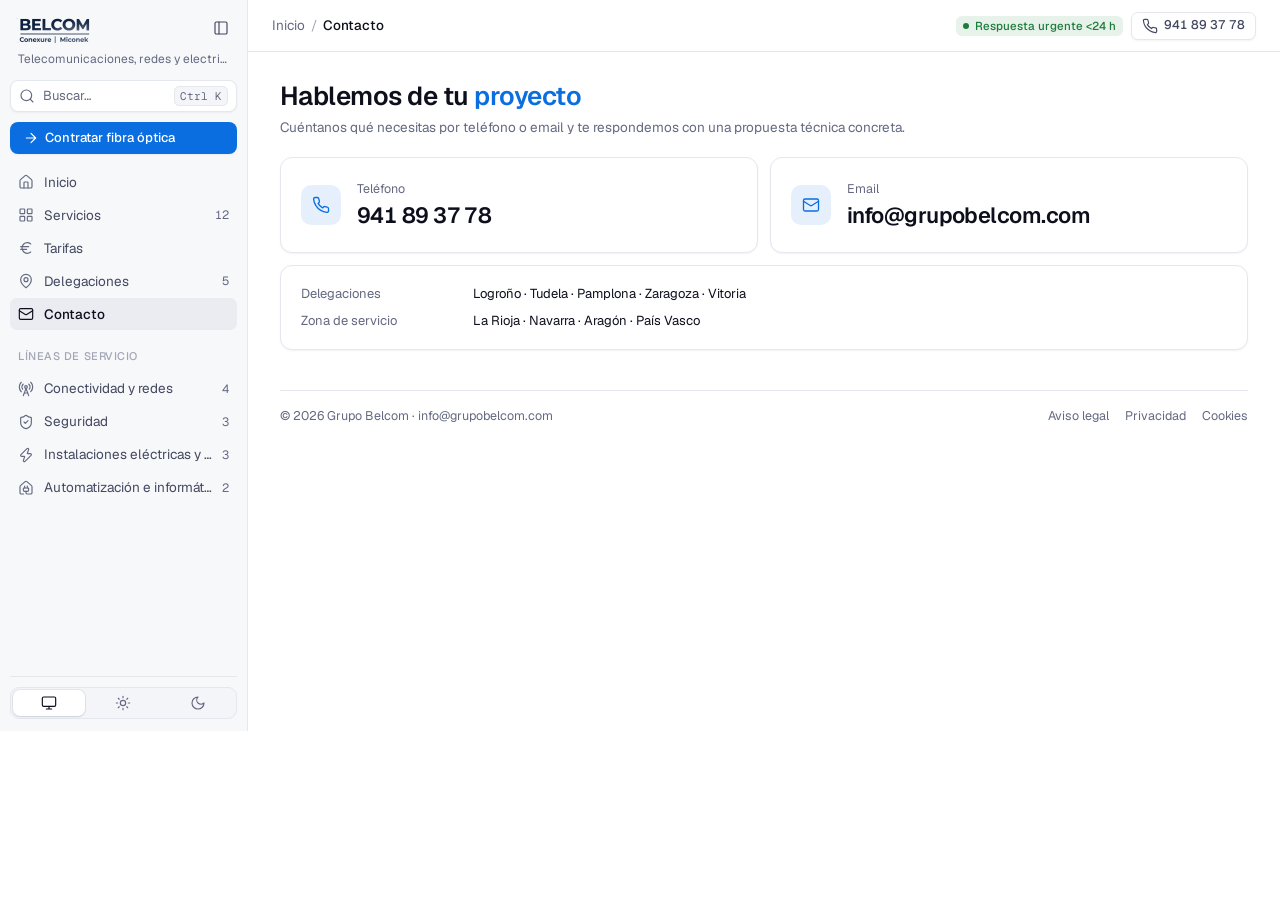
<file: contacto.html>
<!DOCTYPE html>
<html lang="es">
<head>
<meta charset="UTF-8">
<meta name="viewport" content="width=device-width, initial-scale=1.0">
<title>Contacto · Grupo Belcom</title>
<meta name="description" content="Contacta con Grupo Belcom: 941 89 37 78 · info@grupobelcom.com. Logroño, Tudela, Zaragoza, Pamplona y Vitoria.">
<meta name="theme-color" content="#ffffff" media="(prefers-color-scheme: light)">
<meta name="theme-color" content="#0a0b11" media="(prefers-color-scheme: dark)">
<link rel="canonical" href="https://www.grupobelcom.com/contacto.html">
<link rel="preload" as="font" type="font/woff2" href="assets/fonts/geist.woff2" crossorigin>
<meta property="og:type" content="website">
<meta property="og:locale" content="es_ES">
<meta property="og:title" content="Contacto · Grupo Belcom">
<meta property="og:description" content="Contacta con Grupo Belcom: 941 89 37 78 · info@grupobelcom.com. Logroño, Tudela, Zaragoza, Pamplona y Vitoria.">
<meta property="og:url" content="https://www.grupobelcom.com/contacto.html">
<meta property="og:image" content="https://www.grupobelcom.com/assets/hero.jpg">
<meta name="twitter:card" content="summary_large_image">
<meta name="twitter:title" content="Contacto · Grupo Belcom">
<meta name="twitter:description" content="Contacta con Grupo Belcom: 941 89 37 78 · info@grupobelcom.com. Logroño, Tudela, Zaragoza, Pamplona y Vitoria.">
<meta name="twitter:image" content="https://www.grupobelcom.com/assets/hero.jpg">
<link rel="icon" type="image/png" sizes="32x32" href="assets/favicon-32.png">
<link rel="icon" type="image/png" sizes="512x512" href="assets/favicon-512.png">
<link rel="apple-touch-icon" href="assets/favicon-180.png">
<script>try{var t=localStorage.getItem('belcom-tema');if(t==='light'||t==='dark')document.documentElement.setAttribute('data-theme',t)}catch(e){}</script>
<link rel="stylesheet" href="css/style.css?v=719647eb">
</head>
<body>
<a href="#contenido" class="skip-link">Ir al contenido</a>
<div class="app" id="app">
  <script>try{if(localStorage.getItem('belcom-sb')==='1')document.getElementById('app').classList.add('collapsed')}catch(e){}</script>
  <aside class="sb" id="sb">
    <div class="sb-head">
      <a class="sb-brand" href="index.html" aria-label="Grupo Belcom — inicio">
        <img class="logo-l" src="assets/wordmark-dark.png" srcset="assets/wordmark-dark.png 1x, assets/wordmark-dark@2x.png 2x" width="75" height="30" alt="Grupo Belcom">
        <img class="logo-d" src="assets/wordmark-alpha.png" srcset="assets/wordmark-alpha.png 1x, assets/wordmark-alpha@2x.png 2x" width="75" height="30" alt="">
      </a>
      <span class="sb-mark" aria-hidden="true">B</span>
      <button type="button" class="btn btn-ghost btn-icon btn-sm" id="sb-fold" data-tip="Plegar la barra (Ctrl ←)" aria-label="Plegar la barra lateral"><svg class="lucide" viewBox="0 0 24 24" fill="none" stroke="currentColor" stroke-width="2" stroke-linecap="round" stroke-linejoin="round" aria-hidden="true"><rect width="18" height="18" x="3" y="3" rx="2"/><path d="M9 3v18"/></svg></button>
      <button type="button" class="btn btn-ghost btn-icon btn-sm sb-close" id="sb-close" aria-label="Cerrar el menú"><svg class="lucide" viewBox="0 0 24 24" fill="none" stroke="currentColor" stroke-width="2" stroke-linecap="round" stroke-linejoin="round" aria-hidden="true"><path d="M18 6 6 18M6 6l12 12"/></svg></button>
    </div>
    <div class="sb-product">Telecomunicaciones, redes y electricidad</div>
    <button type="button" class="sb-search" data-cmdk data-tip="Buscar (Ctrl K)"><svg class="lucide" viewBox="0 0 24 24" fill="none" stroke="currentColor" stroke-width="2" stroke-linecap="round" stroke-linejoin="round" aria-hidden="true"><circle cx="11" cy="11" r="8"/><path d="m21 21-4.3-4.3"/></svg><span>Buscar…</span><kbd>Ctrl K</kbd></button>
    <a class="btn btn-primary sb-new" href="contacto.html" data-tip="Contratar fibra óptica"><svg class="lucide" viewBox="0 0 24 24" fill="none" stroke="currentColor" stroke-width="2" stroke-linecap="round" stroke-linejoin="round" aria-hidden="true"><path d="M5 12h14M12 5l7 7-7 7"/></svg><span>Contratar fibra óptica</span></a>
    <nav class="sb-nav" aria-label="Principal">
      <a class="sb-item" href="index.html" data-tip="Inicio"><svg class="lucide" viewBox="0 0 24 24" fill="none" stroke="currentColor" stroke-width="2" stroke-linecap="round" stroke-linejoin="round" aria-hidden="true"><path d="M15 21v-8a1 1 0 0 0-1-1h-4a1 1 0 0 0-1 1v8"/><path d="M3 10a2 2 0 0 1 .709-1.528l7-5.999a2 2 0 0 1 2.582 0l7 5.999A2 2 0 0 1 21 10v9a2 2 0 0 1-2 2H5a2 2 0 0 1-2-2z"/></svg><span class="lbl">Inicio</span></a>
      <a class="sb-item" href="servicios.html" data-tip="Servicios"><svg class="lucide" viewBox="0 0 24 24" fill="none" stroke="currentColor" stroke-width="2" stroke-linecap="round" stroke-linejoin="round" aria-hidden="true"><rect width="7" height="7" x="3" y="3" rx="1"/><rect width="7" height="7" x="14" y="3" rx="1"/><rect width="7" height="7" x="14" y="14" rx="1"/><rect width="7" height="7" x="3" y="14" rx="1"/></svg><span class="lbl">Servicios</span><span class="count">12</span></a>
      <a class="sb-item" href="tarifas.html" data-tip="Tarifas"><svg class="lucide" viewBox="0 0 24 24" fill="none" stroke="currentColor" stroke-width="2" stroke-linecap="round" stroke-linejoin="round" aria-hidden="true"><path d="M4 10h12M4 14h9"/><path d="M19 6a7.7 7.7 0 0 0-5.2-2A7.9 7.9 0 0 0 6 12c0 4.4 3.5 8 7.8 8 2 0 3.8-.8 5.2-2"/></svg><span class="lbl">Tarifas</span></a>
      <a class="sb-item" href="index.html#delegaciones" data-tip="Delegaciones"><svg class="lucide" viewBox="0 0 24 24" fill="none" stroke="currentColor" stroke-width="2" stroke-linecap="round" stroke-linejoin="round" aria-hidden="true"><path d="M20 10c0 6-8 12-8 12S4 16 4 10a8 8 0 0 1 16 0z"/><circle cx="12" cy="10" r="3"/></svg><span class="lbl">Delegaciones</span><span class="count">5</span></a>
      <a class="sb-item on" href="contacto.html" data-tip="Contacto" aria-current="page"><svg class="lucide" viewBox="0 0 24 24" fill="none" stroke="currentColor" stroke-width="2" stroke-linecap="round" stroke-linejoin="round" aria-hidden="true"><rect width="20" height="16" x="2" y="4" rx="2"/><path d="m22 7-8.97 5.7a1.94 1.94 0 0 1-2.06 0L2 7"/></svg><span class="lbl">Contacto</span></a>
    </nav>
    <div class="sb-group">Líneas de servicio</div>
    <nav class="sb-nav" aria-label="Líneas de servicio">
      <a class="sb-item" href="servicios.html#grupo-conectividad" data-tip="Conectividad y redes"><svg class="lucide" aria-hidden="true" xmlns="http://www.w3.org/2000/svg" viewBox="0 0 24 24" fill="none" stroke="currentColor" stroke-width="2" stroke-linecap="round" stroke-linejoin="round" > <path d="M4.9 16.1C1 12.2 1 5.8 4.9 1.9" /> <path d="M7.8 4.7a6.14 6.14 0 0 0-.8 7.5" /> <circle cx="12" cy="9" r="2" /> <path d="M16.2 4.8c2 2 2.26 5.11.8 7.47" /> <path d="M19.1 1.9a9.96 9.96 0 0 1 0 14.1" /> <path d="M9.5 18h5" /> <path d="m8 22 4-11 4 11" /> </svg><span class="lbl">Conectividad y redes</span><span class="count">4</span></a>
      <a class="sb-item" href="servicios.html#grupo-seguridad" data-tip="Seguridad"><svg class="lucide" aria-hidden="true" xmlns="http://www.w3.org/2000/svg" viewBox="0 0 24 24" fill="none" stroke="currentColor" stroke-width="2" stroke-linecap="round" stroke-linejoin="round" > <path d="M20 13c0 5-3.5 7.5-7.66 8.95a1 1 0 0 1-.67-.01C7.5 20.5 4 18 4 13V6a1 1 0 0 1 1-1c2 0 4.5-1.2 6.24-2.72a1.17 1.17 0 0 1 1.52 0C14.51 3.81 17 5 19 5a1 1 0 0 1 1 1z" /> <path d="m9 12 2 2 4-4" /> </svg><span class="lbl">Seguridad</span><span class="count">3</span></a>
      <a class="sb-item" href="servicios.html#grupo-energia" data-tip="Instalaciones eléctricas y energía"><svg class="lucide" aria-hidden="true" xmlns="http://www.w3.org/2000/svg" viewBox="0 0 24 24" fill="none" stroke="currentColor" stroke-width="2" stroke-linecap="round" stroke-linejoin="round" > <path d="M15.914 4a1.5 1.5 0 00-2.474-1.561l-9 9A1.5 1.5 0 005.5 14h4.002a.5.5 0 01.471.666L8.086 20a1.5 1.5 0 002.475 1.56l9-9A1.5 1.5 0 0018.5 10h-3.997a.5.5 0 01-.472-.667z" /> </svg><span class="lbl">Instalaciones eléctricas y energía</span><span class="count">3</span></a>
      <a class="sb-item" href="servicios.html#grupo-automatizacion" data-tip="Automatización e informática"><svg class="lucide" aria-hidden="true" xmlns="http://www.w3.org/2000/svg" viewBox="0 0 24 24" fill="none" stroke="currentColor" stroke-width="2" stroke-linecap="round" stroke-linejoin="round" > <path d="M10 12V8.964" /> <path d="M14 12V8.964" /> <path d="M15 12a1 1 0 0 1 1 1v2a2 2 0 0 1-2 2h-4a2 2 0 0 1-2-2v-2a1 1 0 0 1 1-1z" /> <path d="M8.5 21H5a2 2 0 0 1-2-2v-9a2 2 0 0 1 .709-1.528l7-6a2 2 0 0 1 2.582 0l7 6A2 2 0 0 1 21 10v9a2 2 0 0 1-2 2h-5a2 2 0 0 1-2-2v-2" /> </svg><span class="lbl">Automatización e informática</span><span class="count">2</span></a>
    </nav>
    <div class="sb-spacer"></div>
    <div class="sb-foot">
      <div class="seg full theme-seg" role="group" aria-label="Tema">
        <button type="button" data-tema="system" data-tip="Según el sistema" aria-label="Tema del sistema"><svg class="lucide" viewBox="0 0 24 24" fill="none" stroke="currentColor" stroke-width="2" stroke-linecap="round" stroke-linejoin="round" aria-hidden="true"><rect width="20" height="14" x="2" y="3" rx="2"/><path d="M8 21h8M12 17v4"/></svg></button>
        <button type="button" data-tema="light" data-tip="Claro" aria-label="Tema claro"><svg class="lucide" viewBox="0 0 24 24" fill="none" stroke="currentColor" stroke-width="2" stroke-linecap="round" stroke-linejoin="round" aria-hidden="true"><circle cx="12" cy="12" r="4"/><path d="M12 2v2M12 20v2m-7.07-2.93 1.41-1.41m11.32-11.32 1.41-1.41M2 12h2m16 0h2M4.93 4.93l1.41 1.41m11.32 11.32 1.41 1.41"/></svg></button>
        <button type="button" data-tema="dark" data-tip="Oscuro" aria-label="Tema oscuro"><svg class="lucide" viewBox="0 0 24 24" fill="none" stroke="currentColor" stroke-width="2" stroke-linecap="round" stroke-linejoin="round" aria-hidden="true"><path d="M12 3a6 6 0 0 0 9 9 9 9 0 1 1-9-9Z"/></svg></button>
      </div>
    </div>
  </aside>
  <div class="main">
    <header class="topbar">
      <button type="button" class="btn btn-ghost btn-icon nav-burger" id="nav-burger" aria-label="Abrir el menú" aria-controls="sb"><svg class="lucide" viewBox="0 0 24 24" fill="none" stroke="currentColor" stroke-width="2" stroke-linecap="round" stroke-linejoin="round" aria-hidden="true"><path d="M4 6h16M4 12h16M4 18h16"/></svg></button>
      <nav class="crumbs" aria-label="Migas de pan"><a href="index.html">Inicio</a><span class="sep">/</span><b>Contacto</b></nav>
      <div class="right">
        <span class="badge ok sq hide-s" data-tip="Si algo falla, viene alguien de Belcom"><span class="dot"></span>Respuesta urgente &lt;24 h</span>
        <a class="btn btn-sm tel" href="tel:+34941893778" aria-label="Llamar al 941 89 37 78"><svg class="lucide" viewBox="0 0 24 24" fill="none" stroke="currentColor" stroke-width="2" stroke-linecap="round" stroke-linejoin="round" aria-hidden="true"><path d="M22 16.92v3a2 2 0 0 1-2.18 2 19.79 19.79 0 0 1-8.63-3.07 19.5 19.5 0 0 1-6-6 19.79 19.79 0 0 1-3.07-8.67A2 2 0 0 1 4.11 2h3a2 2 0 0 1 2 1.72c.13.96.36 1.9.7 2.81a2 2 0 0 1-.45 2.11L8.09 9.91a16 16 0 0 0 6 6l1.27-1.27a2 2 0 0 1 2.11-.45c.9.34 1.85.57 2.81.7A2 2 0 0 1 22 16.92z"/></svg><b>941 89 37 78</b></a>
      </div>
    </header>
    <main class="content" id="contenido" tabindex="-1">
      <div class="page">

        <div class="ph">
          <div>
            <h1>Hablemos de tu <em>proyecto</em></h1>
            <p class="sub">Cuéntanos qué necesitas por teléfono o email y te respondemos con una propuesta técnica concreta.</p>
          </div>
        </div>
        <div class="bento">
          <a class="card contact-card c6" href="tel:+34941893778">
            <span class="ico"><svg class="lucide" viewBox="0 0 24 24" fill="none" stroke="currentColor" stroke-width="2" stroke-linecap="round" stroke-linejoin="round" aria-hidden="true"><path d="M22 16.92v3a2 2 0 0 1-2.18 2 19.79 19.79 0 0 1-8.63-3.07 19.5 19.5 0 0 1-6-6 19.79 19.79 0 0 1-3.07-8.67A2 2 0 0 1 4.11 2h3a2 2 0 0 1 2 1.72c.13.96.36 1.9.7 2.81a2 2 0 0 1-.45 2.11L8.09 9.91a16 16 0 0 0 6 6l1.27-1.27a2 2 0 0 1 2.11-.45c.9.34 1.85.57 2.81.7A2 2 0 0 1 22 16.92z"/></svg></span>
            <span><span class="k">Teléfono</span><br><span class="v">941 89 37 78</span></span>
          </a>
          <a class="card contact-card c6" href="mailto:info@grupobelcom.com">
            <span class="ico"><svg class="lucide" viewBox="0 0 24 24" fill="none" stroke="currentColor" stroke-width="2" stroke-linecap="round" stroke-linejoin="round" aria-hidden="true"><rect width="20" height="16" x="2" y="4" rx="2"/><path d="m22 7-8.97 5.7a1.94 1.94 0 0 1-2.06 0L2 7"/></svg></span>
            <span><span class="k">Email</span><br><span class="v">info@grupobelcom.com</span></span>
          </a>
        </div>
        <div class="card card-pad" style="margin-top:12px">
          <dl class="kv wide">
            <dt>Delegaciones</dt><dd>Logroño · Tudela · Pamplona · Zaragoza · Vitoria</dd>
            <dt>Zona de servicio</dt><dd>La Rioja · Navarra · Aragón · País Vasco</dd>
          </dl>
        </div>
        <footer class="foot-legal">
          <span>&copy; <span id="year">2026</span> Grupo Belcom · <a href="mailto:info@grupobelcom.com">info@grupobelcom.com</a></span>
          <nav aria-label="Legal"><a href="aviso-legal.html">Aviso legal</a><a href="privacidad.html">Privacidad</a><a href="cookies.html">Cookies</a></nav>
        </footer>
      </div>
    </main>
  </div>
  <div class="nav-scrim" id="nav-scrim"></div>
</div>
<div id="tip" role="tooltip"></div>
<script src="js/indice.js?v=e0b991fe"></script>
<script src="js/main.js?v=5650987f"></script>
</body>
</html>
</file>
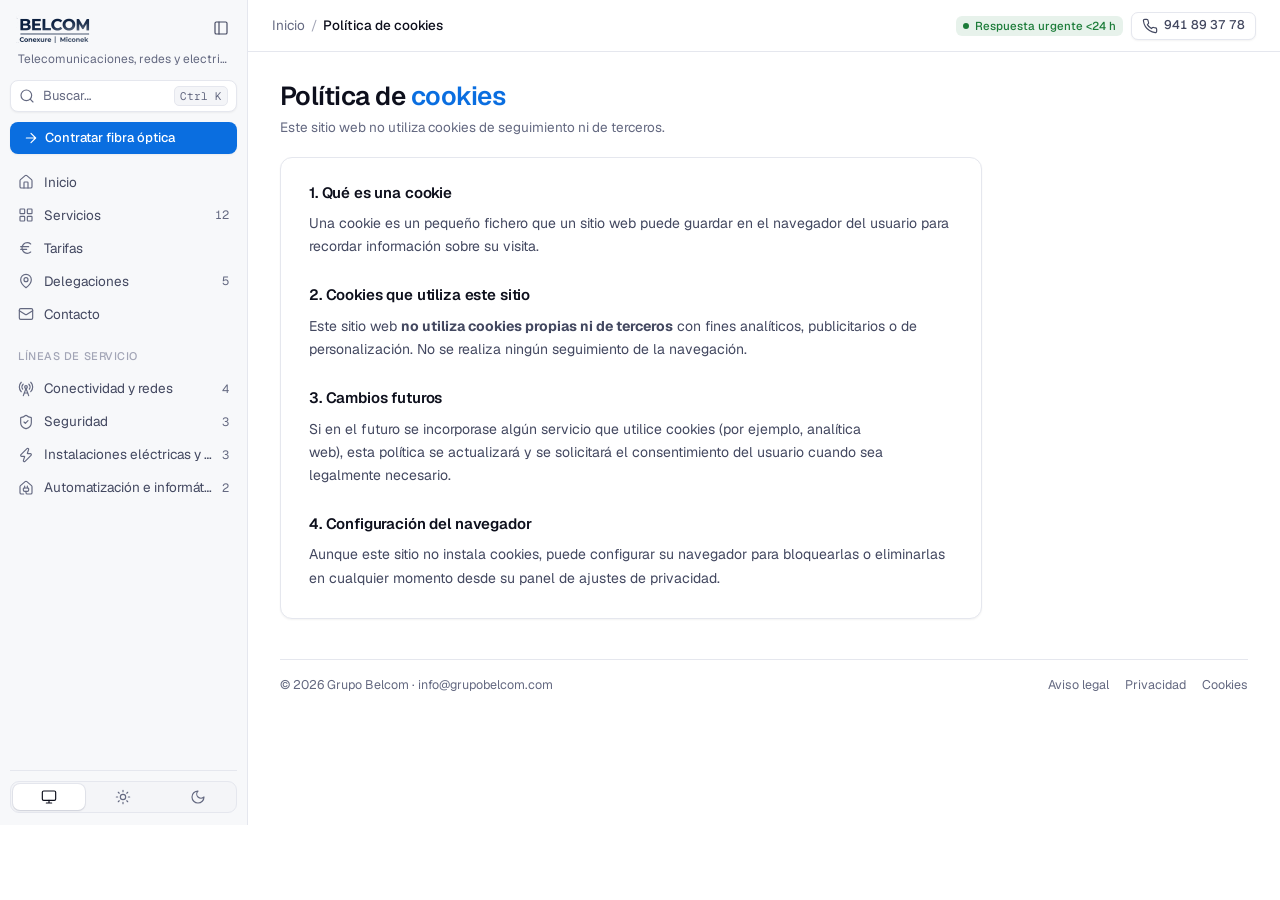
<file: cookies.html>
<!DOCTYPE html>
<html lang="es">
<head>
<meta charset="UTF-8">
<meta name="viewport" content="width=device-width, initial-scale=1.0">
<title>Política de cookies · Grupo Belcom</title>
<meta name="description" content="Política de cookies de Grupo Belcom: este sitio web no utiliza cookies analíticas ni de terceros.">
<meta name="theme-color" content="#ffffff" media="(prefers-color-scheme: light)">
<meta name="theme-color" content="#0a0b11" media="(prefers-color-scheme: dark)">
<link rel="canonical" href="https://www.grupobelcom.com/cookies.html">
<link rel="preload" as="font" type="font/woff2" href="assets/fonts/geist.woff2" crossorigin>
<meta property="og:type" content="website">
<meta property="og:locale" content="es_ES">
<meta property="og:title" content="Política de cookies · Grupo Belcom">
<meta property="og:description" content="Política de cookies de Grupo Belcom: este sitio web no utiliza cookies analíticas ni de terceros.">
<meta property="og:url" content="https://www.grupobelcom.com/cookies.html">
<meta property="og:image" content="https://www.grupobelcom.com/assets/hero.jpg">
<meta name="twitter:card" content="summary_large_image">
<meta name="twitter:title" content="Política de cookies · Grupo Belcom">
<meta name="twitter:description" content="Política de cookies de Grupo Belcom: este sitio web no utiliza cookies analíticas ni de terceros.">
<meta name="twitter:image" content="https://www.grupobelcom.com/assets/hero.jpg">
<link rel="icon" type="image/png" sizes="32x32" href="assets/favicon-32.png">
<link rel="icon" type="image/png" sizes="512x512" href="assets/favicon-512.png">
<link rel="apple-touch-icon" href="assets/favicon-180.png">
<script>try{var t=localStorage.getItem('belcom-tema');if(t==='light'||t==='dark')document.documentElement.setAttribute('data-theme',t)}catch(e){}</script>
<link rel="stylesheet" href="css/style.css?v=719647eb">
</head>
<body>
<a href="#contenido" class="skip-link">Ir al contenido</a>
<div class="app" id="app">
  <script>try{if(localStorage.getItem('belcom-sb')==='1')document.getElementById('app').classList.add('collapsed')}catch(e){}</script>
  <aside class="sb" id="sb">
    <div class="sb-head">
      <a class="sb-brand" href="index.html" aria-label="Grupo Belcom — inicio">
        <img class="logo-l" src="assets/wordmark-dark.png" srcset="assets/wordmark-dark.png 1x, assets/wordmark-dark@2x.png 2x" width="75" height="30" alt="Grupo Belcom">
        <img class="logo-d" src="assets/wordmark-alpha.png" srcset="assets/wordmark-alpha.png 1x, assets/wordmark-alpha@2x.png 2x" width="75" height="30" alt="">
      </a>
      <span class="sb-mark" aria-hidden="true">B</span>
      <button type="button" class="btn btn-ghost btn-icon btn-sm" id="sb-fold" data-tip="Plegar la barra (Ctrl ←)" aria-label="Plegar la barra lateral"><svg class="lucide" viewBox="0 0 24 24" fill="none" stroke="currentColor" stroke-width="2" stroke-linecap="round" stroke-linejoin="round" aria-hidden="true"><rect width="18" height="18" x="3" y="3" rx="2"/><path d="M9 3v18"/></svg></button>
      <button type="button" class="btn btn-ghost btn-icon btn-sm sb-close" id="sb-close" aria-label="Cerrar el menú"><svg class="lucide" viewBox="0 0 24 24" fill="none" stroke="currentColor" stroke-width="2" stroke-linecap="round" stroke-linejoin="round" aria-hidden="true"><path d="M18 6 6 18M6 6l12 12"/></svg></button>
    </div>
    <div class="sb-product">Telecomunicaciones, redes y electricidad</div>
    <button type="button" class="sb-search" data-cmdk data-tip="Buscar (Ctrl K)"><svg class="lucide" viewBox="0 0 24 24" fill="none" stroke="currentColor" stroke-width="2" stroke-linecap="round" stroke-linejoin="round" aria-hidden="true"><circle cx="11" cy="11" r="8"/><path d="m21 21-4.3-4.3"/></svg><span>Buscar…</span><kbd>Ctrl K</kbd></button>
    <a class="btn btn-primary sb-new" href="contacto.html" data-tip="Contratar fibra óptica"><svg class="lucide" viewBox="0 0 24 24" fill="none" stroke="currentColor" stroke-width="2" stroke-linecap="round" stroke-linejoin="round" aria-hidden="true"><path d="M5 12h14M12 5l7 7-7 7"/></svg><span>Contratar fibra óptica</span></a>
    <nav class="sb-nav" aria-label="Principal">
      <a class="sb-item" href="index.html" data-tip="Inicio"><svg class="lucide" viewBox="0 0 24 24" fill="none" stroke="currentColor" stroke-width="2" stroke-linecap="round" stroke-linejoin="round" aria-hidden="true"><path d="M15 21v-8a1 1 0 0 0-1-1h-4a1 1 0 0 0-1 1v8"/><path d="M3 10a2 2 0 0 1 .709-1.528l7-5.999a2 2 0 0 1 2.582 0l7 5.999A2 2 0 0 1 21 10v9a2 2 0 0 1-2 2H5a2 2 0 0 1-2-2z"/></svg><span class="lbl">Inicio</span></a>
      <a class="sb-item" href="servicios.html" data-tip="Servicios"><svg class="lucide" viewBox="0 0 24 24" fill="none" stroke="currentColor" stroke-width="2" stroke-linecap="round" stroke-linejoin="round" aria-hidden="true"><rect width="7" height="7" x="3" y="3" rx="1"/><rect width="7" height="7" x="14" y="3" rx="1"/><rect width="7" height="7" x="14" y="14" rx="1"/><rect width="7" height="7" x="3" y="14" rx="1"/></svg><span class="lbl">Servicios</span><span class="count">12</span></a>
      <a class="sb-item" href="tarifas.html" data-tip="Tarifas"><svg class="lucide" viewBox="0 0 24 24" fill="none" stroke="currentColor" stroke-width="2" stroke-linecap="round" stroke-linejoin="round" aria-hidden="true"><path d="M4 10h12M4 14h9"/><path d="M19 6a7.7 7.7 0 0 0-5.2-2A7.9 7.9 0 0 0 6 12c0 4.4 3.5 8 7.8 8 2 0 3.8-.8 5.2-2"/></svg><span class="lbl">Tarifas</span></a>
      <a class="sb-item" href="index.html#delegaciones" data-tip="Delegaciones"><svg class="lucide" viewBox="0 0 24 24" fill="none" stroke="currentColor" stroke-width="2" stroke-linecap="round" stroke-linejoin="round" aria-hidden="true"><path d="M20 10c0 6-8 12-8 12S4 16 4 10a8 8 0 0 1 16 0z"/><circle cx="12" cy="10" r="3"/></svg><span class="lbl">Delegaciones</span><span class="count">5</span></a>
      <a class="sb-item" href="contacto.html" data-tip="Contacto"><svg class="lucide" viewBox="0 0 24 24" fill="none" stroke="currentColor" stroke-width="2" stroke-linecap="round" stroke-linejoin="round" aria-hidden="true"><rect width="20" height="16" x="2" y="4" rx="2"/><path d="m22 7-8.97 5.7a1.94 1.94 0 0 1-2.06 0L2 7"/></svg><span class="lbl">Contacto</span></a>
    </nav>
    <div class="sb-group">Líneas de servicio</div>
    <nav class="sb-nav" aria-label="Líneas de servicio">
      <a class="sb-item" href="servicios.html#grupo-conectividad" data-tip="Conectividad y redes"><svg class="lucide" aria-hidden="true" xmlns="http://www.w3.org/2000/svg" viewBox="0 0 24 24" fill="none" stroke="currentColor" stroke-width="2" stroke-linecap="round" stroke-linejoin="round" > <path d="M4.9 16.1C1 12.2 1 5.8 4.9 1.9" /> <path d="M7.8 4.7a6.14 6.14 0 0 0-.8 7.5" /> <circle cx="12" cy="9" r="2" /> <path d="M16.2 4.8c2 2 2.26 5.11.8 7.47" /> <path d="M19.1 1.9a9.96 9.96 0 0 1 0 14.1" /> <path d="M9.5 18h5" /> <path d="m8 22 4-11 4 11" /> </svg><span class="lbl">Conectividad y redes</span><span class="count">4</span></a>
      <a class="sb-item" href="servicios.html#grupo-seguridad" data-tip="Seguridad"><svg class="lucide" aria-hidden="true" xmlns="http://www.w3.org/2000/svg" viewBox="0 0 24 24" fill="none" stroke="currentColor" stroke-width="2" stroke-linecap="round" stroke-linejoin="round" > <path d="M20 13c0 5-3.5 7.5-7.66 8.95a1 1 0 0 1-.67-.01C7.5 20.5 4 18 4 13V6a1 1 0 0 1 1-1c2 0 4.5-1.2 6.24-2.72a1.17 1.17 0 0 1 1.52 0C14.51 3.81 17 5 19 5a1 1 0 0 1 1 1z" /> <path d="m9 12 2 2 4-4" /> </svg><span class="lbl">Seguridad</span><span class="count">3</span></a>
      <a class="sb-item" href="servicios.html#grupo-energia" data-tip="Instalaciones eléctricas y energía"><svg class="lucide" aria-hidden="true" xmlns="http://www.w3.org/2000/svg" viewBox="0 0 24 24" fill="none" stroke="currentColor" stroke-width="2" stroke-linecap="round" stroke-linejoin="round" > <path d="M15.914 4a1.5 1.5 0 00-2.474-1.561l-9 9A1.5 1.5 0 005.5 14h4.002a.5.5 0 01.471.666L8.086 20a1.5 1.5 0 002.475 1.56l9-9A1.5 1.5 0 0018.5 10h-3.997a.5.5 0 01-.472-.667z" /> </svg><span class="lbl">Instalaciones eléctricas y energía</span><span class="count">3</span></a>
      <a class="sb-item" href="servicios.html#grupo-automatizacion" data-tip="Automatización e informática"><svg class="lucide" aria-hidden="true" xmlns="http://www.w3.org/2000/svg" viewBox="0 0 24 24" fill="none" stroke="currentColor" stroke-width="2" stroke-linecap="round" stroke-linejoin="round" > <path d="M10 12V8.964" /> <path d="M14 12V8.964" /> <path d="M15 12a1 1 0 0 1 1 1v2a2 2 0 0 1-2 2h-4a2 2 0 0 1-2-2v-2a1 1 0 0 1 1-1z" /> <path d="M8.5 21H5a2 2 0 0 1-2-2v-9a2 2 0 0 1 .709-1.528l7-6a2 2 0 0 1 2.582 0l7 6A2 2 0 0 1 21 10v9a2 2 0 0 1-2 2h-5a2 2 0 0 1-2-2v-2" /> </svg><span class="lbl">Automatización e informática</span><span class="count">2</span></a>
    </nav>
    <div class="sb-spacer"></div>
    <div class="sb-foot">
      <div class="seg full theme-seg" role="group" aria-label="Tema">
        <button type="button" data-tema="system" data-tip="Según el sistema" aria-label="Tema del sistema"><svg class="lucide" viewBox="0 0 24 24" fill="none" stroke="currentColor" stroke-width="2" stroke-linecap="round" stroke-linejoin="round" aria-hidden="true"><rect width="20" height="14" x="2" y="3" rx="2"/><path d="M8 21h8M12 17v4"/></svg></button>
        <button type="button" data-tema="light" data-tip="Claro" aria-label="Tema claro"><svg class="lucide" viewBox="0 0 24 24" fill="none" stroke="currentColor" stroke-width="2" stroke-linecap="round" stroke-linejoin="round" aria-hidden="true"><circle cx="12" cy="12" r="4"/><path d="M12 2v2M12 20v2m-7.07-2.93 1.41-1.41m11.32-11.32 1.41-1.41M2 12h2m16 0h2M4.93 4.93l1.41 1.41m11.32 11.32 1.41 1.41"/></svg></button>
        <button type="button" data-tema="dark" data-tip="Oscuro" aria-label="Tema oscuro"><svg class="lucide" viewBox="0 0 24 24" fill="none" stroke="currentColor" stroke-width="2" stroke-linecap="round" stroke-linejoin="round" aria-hidden="true"><path d="M12 3a6 6 0 0 0 9 9 9 9 0 1 1-9-9Z"/></svg></button>
      </div>
    </div>
  </aside>
  <div class="main">
    <header class="topbar">
      <button type="button" class="btn btn-ghost btn-icon nav-burger" id="nav-burger" aria-label="Abrir el menú" aria-controls="sb"><svg class="lucide" viewBox="0 0 24 24" fill="none" stroke="currentColor" stroke-width="2" stroke-linecap="round" stroke-linejoin="round" aria-hidden="true"><path d="M4 6h16M4 12h16M4 18h16"/></svg></button>
      <nav class="crumbs" aria-label="Migas de pan"><a href="index.html">Inicio</a><span class="sep">/</span><b>Política de cookies</b></nav>
      <div class="right">
        <span class="badge ok sq hide-s" data-tip="Si algo falla, viene alguien de Belcom"><span class="dot"></span>Respuesta urgente &lt;24 h</span>
        <a class="btn btn-sm tel" href="tel:+34941893778" aria-label="Llamar al 941 89 37 78"><svg class="lucide" viewBox="0 0 24 24" fill="none" stroke="currentColor" stroke-width="2" stroke-linecap="round" stroke-linejoin="round" aria-hidden="true"><path d="M22 16.92v3a2 2 0 0 1-2.18 2 19.79 19.79 0 0 1-8.63-3.07 19.5 19.5 0 0 1-6-6 19.79 19.79 0 0 1-3.07-8.67A2 2 0 0 1 4.11 2h3a2 2 0 0 1 2 1.72c.13.96.36 1.9.7 2.81a2 2 0 0 1-.45 2.11L8.09 9.91a16 16 0 0 0 6 6l1.27-1.27a2 2 0 0 1 2.11-.45c.9.34 1.85.57 2.81.7A2 2 0 0 1 22 16.92z"/></svg><b>941 89 37 78</b></a>
      </div>
    </header>
    <main class="content" id="contenido" tabindex="-1">
      <div class="page">

        <div class="ph">
          <div>
            <h1>Política de <em>cookies</em></h1>
            <p class="sub">Este sitio web no utiliza cookies de seguimiento ni de terceros.</p>
          </div>
        </div>
        <article class="card prose">

      <h2>1. Qué es una cookie</h2>
      <p>Una cookie es un pequeño fichero que un sitio web puede guardar en el navegador del usuario para recordar información sobre su visita.</p>

      <h2>2. Cookies que utiliza este sitio</h2>
      <p>Este sitio web <strong>no utiliza cookies propias ni de terceros</strong> con fines analíticos, publicitarios o de personalización. No se realiza ningún seguimiento de la navegación.</p>

      <h2>3. Cambios futuros</h2>
      <p>Si en el futuro se incorporase algún servicio que utilice cookies (por ejemplo, analítica web), esta política se actualizará y se solicitará el consentimiento del usuario cuando sea legalmente necesario.</p>

      <h2>4. Configuración del navegador</h2>
      <p>Aunque este sitio no instala cookies, puede configurar su navegador para bloquearlas o eliminarlas en cualquier momento desde su panel de ajustes de privacidad.</p>
    
        </article>
        <footer class="foot-legal">
          <span>&copy; <span id="year">2026</span> Grupo Belcom · <a href="mailto:info@grupobelcom.com">info@grupobelcom.com</a></span>
          <nav aria-label="Legal"><a href="aviso-legal.html">Aviso legal</a><a href="privacidad.html">Privacidad</a><a href="cookies.html">Cookies</a></nav>
        </footer>
      </div>
    </main>
  </div>
  <div class="nav-scrim" id="nav-scrim"></div>
</div>
<div id="tip" role="tooltip"></div>
<script src="js/indice.js?v=e0b991fe"></script>
<script src="js/main.js?v=5650987f"></script>
</body>
</html>
</file>
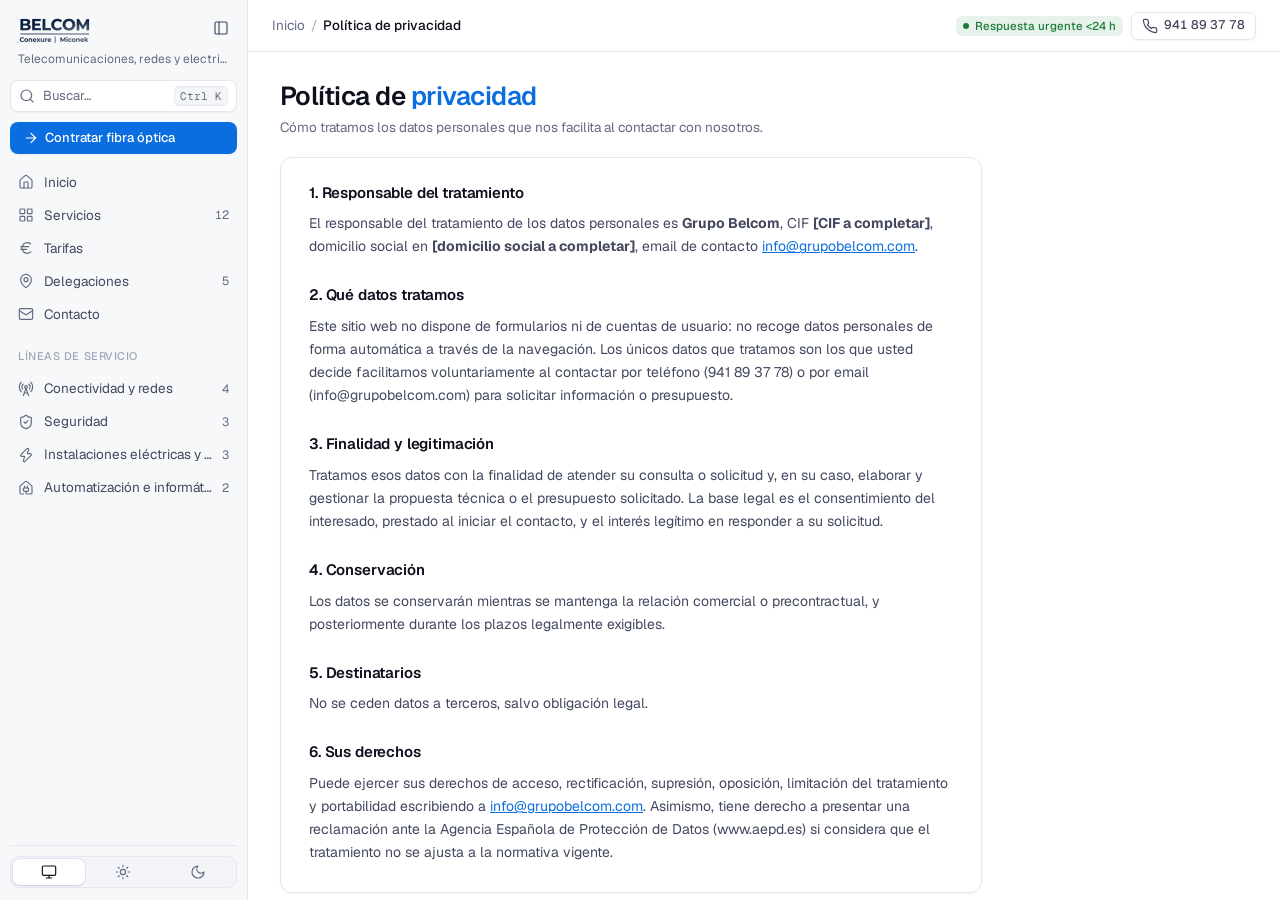
<file: privacidad.html>
<!DOCTYPE html>
<html lang="es">
<head>
<meta charset="UTF-8">
<meta name="viewport" content="width=device-width, initial-scale=1.0">
<title>Política de privacidad · Grupo Belcom</title>
<meta name="description" content="Política de privacidad de Grupo Belcom: qué datos tratamos, con qué finalidad y cómo ejercer sus derechos RGPD.">
<meta name="theme-color" content="#ffffff" media="(prefers-color-scheme: light)">
<meta name="theme-color" content="#0a0b11" media="(prefers-color-scheme: dark)">
<link rel="canonical" href="https://www.grupobelcom.com/privacidad.html">
<link rel="preload" as="font" type="font/woff2" href="assets/fonts/geist.woff2" crossorigin>
<meta property="og:type" content="website">
<meta property="og:locale" content="es_ES">
<meta property="og:title" content="Política de privacidad · Grupo Belcom">
<meta property="og:description" content="Política de privacidad de Grupo Belcom: qué datos tratamos, con qué finalidad y cómo ejercer sus derechos RGPD.">
<meta property="og:url" content="https://www.grupobelcom.com/privacidad.html">
<meta property="og:image" content="https://www.grupobelcom.com/assets/hero.jpg">
<meta name="twitter:card" content="summary_large_image">
<meta name="twitter:title" content="Política de privacidad · Grupo Belcom">
<meta name="twitter:description" content="Política de privacidad de Grupo Belcom: qué datos tratamos, con qué finalidad y cómo ejercer sus derechos RGPD.">
<meta name="twitter:image" content="https://www.grupobelcom.com/assets/hero.jpg">
<link rel="icon" type="image/png" sizes="32x32" href="assets/favicon-32.png">
<link rel="icon" type="image/png" sizes="512x512" href="assets/favicon-512.png">
<link rel="apple-touch-icon" href="assets/favicon-180.png">
<script>try{var t=localStorage.getItem('belcom-tema');if(t==='light'||t==='dark')document.documentElement.setAttribute('data-theme',t)}catch(e){}</script>
<link rel="stylesheet" href="css/style.css?v=719647eb">
</head>
<body>
<a href="#contenido" class="skip-link">Ir al contenido</a>
<div class="app" id="app">
  <script>try{if(localStorage.getItem('belcom-sb')==='1')document.getElementById('app').classList.add('collapsed')}catch(e){}</script>
  <aside class="sb" id="sb">
    <div class="sb-head">
      <a class="sb-brand" href="index.html" aria-label="Grupo Belcom — inicio">
        <img class="logo-l" src="assets/wordmark-dark.png" srcset="assets/wordmark-dark.png 1x, assets/wordmark-dark@2x.png 2x" width="75" height="30" alt="Grupo Belcom">
        <img class="logo-d" src="assets/wordmark-alpha.png" srcset="assets/wordmark-alpha.png 1x, assets/wordmark-alpha@2x.png 2x" width="75" height="30" alt="">
      </a>
      <span class="sb-mark" aria-hidden="true">B</span>
      <button type="button" class="btn btn-ghost btn-icon btn-sm" id="sb-fold" data-tip="Plegar la barra (Ctrl ←)" aria-label="Plegar la barra lateral"><svg class="lucide" viewBox="0 0 24 24" fill="none" stroke="currentColor" stroke-width="2" stroke-linecap="round" stroke-linejoin="round" aria-hidden="true"><rect width="18" height="18" x="3" y="3" rx="2"/><path d="M9 3v18"/></svg></button>
      <button type="button" class="btn btn-ghost btn-icon btn-sm sb-close" id="sb-close" aria-label="Cerrar el menú"><svg class="lucide" viewBox="0 0 24 24" fill="none" stroke="currentColor" stroke-width="2" stroke-linecap="round" stroke-linejoin="round" aria-hidden="true"><path d="M18 6 6 18M6 6l12 12"/></svg></button>
    </div>
    <div class="sb-product">Telecomunicaciones, redes y electricidad</div>
    <button type="button" class="sb-search" data-cmdk data-tip="Buscar (Ctrl K)"><svg class="lucide" viewBox="0 0 24 24" fill="none" stroke="currentColor" stroke-width="2" stroke-linecap="round" stroke-linejoin="round" aria-hidden="true"><circle cx="11" cy="11" r="8"/><path d="m21 21-4.3-4.3"/></svg><span>Buscar…</span><kbd>Ctrl K</kbd></button>
    <a class="btn btn-primary sb-new" href="contacto.html" data-tip="Contratar fibra óptica"><svg class="lucide" viewBox="0 0 24 24" fill="none" stroke="currentColor" stroke-width="2" stroke-linecap="round" stroke-linejoin="round" aria-hidden="true"><path d="M5 12h14M12 5l7 7-7 7"/></svg><span>Contratar fibra óptica</span></a>
    <nav class="sb-nav" aria-label="Principal">
      <a class="sb-item" href="index.html" data-tip="Inicio"><svg class="lucide" viewBox="0 0 24 24" fill="none" stroke="currentColor" stroke-width="2" stroke-linecap="round" stroke-linejoin="round" aria-hidden="true"><path d="M15 21v-8a1 1 0 0 0-1-1h-4a1 1 0 0 0-1 1v8"/><path d="M3 10a2 2 0 0 1 .709-1.528l7-5.999a2 2 0 0 1 2.582 0l7 5.999A2 2 0 0 1 21 10v9a2 2 0 0 1-2 2H5a2 2 0 0 1-2-2z"/></svg><span class="lbl">Inicio</span></a>
      <a class="sb-item" href="servicios.html" data-tip="Servicios"><svg class="lucide" viewBox="0 0 24 24" fill="none" stroke="currentColor" stroke-width="2" stroke-linecap="round" stroke-linejoin="round" aria-hidden="true"><rect width="7" height="7" x="3" y="3" rx="1"/><rect width="7" height="7" x="14" y="3" rx="1"/><rect width="7" height="7" x="14" y="14" rx="1"/><rect width="7" height="7" x="3" y="14" rx="1"/></svg><span class="lbl">Servicios</span><span class="count">12</span></a>
      <a class="sb-item" href="tarifas.html" data-tip="Tarifas"><svg class="lucide" viewBox="0 0 24 24" fill="none" stroke="currentColor" stroke-width="2" stroke-linecap="round" stroke-linejoin="round" aria-hidden="true"><path d="M4 10h12M4 14h9"/><path d="M19 6a7.7 7.7 0 0 0-5.2-2A7.9 7.9 0 0 0 6 12c0 4.4 3.5 8 7.8 8 2 0 3.8-.8 5.2-2"/></svg><span class="lbl">Tarifas</span></a>
      <a class="sb-item" href="index.html#delegaciones" data-tip="Delegaciones"><svg class="lucide" viewBox="0 0 24 24" fill="none" stroke="currentColor" stroke-width="2" stroke-linecap="round" stroke-linejoin="round" aria-hidden="true"><path d="M20 10c0 6-8 12-8 12S4 16 4 10a8 8 0 0 1 16 0z"/><circle cx="12" cy="10" r="3"/></svg><span class="lbl">Delegaciones</span><span class="count">5</span></a>
      <a class="sb-item" href="contacto.html" data-tip="Contacto"><svg class="lucide" viewBox="0 0 24 24" fill="none" stroke="currentColor" stroke-width="2" stroke-linecap="round" stroke-linejoin="round" aria-hidden="true"><rect width="20" height="16" x="2" y="4" rx="2"/><path d="m22 7-8.97 5.7a1.94 1.94 0 0 1-2.06 0L2 7"/></svg><span class="lbl">Contacto</span></a>
    </nav>
    <div class="sb-group">Líneas de servicio</div>
    <nav class="sb-nav" aria-label="Líneas de servicio">
      <a class="sb-item" href="servicios.html#grupo-conectividad" data-tip="Conectividad y redes"><svg class="lucide" aria-hidden="true" xmlns="http://www.w3.org/2000/svg" viewBox="0 0 24 24" fill="none" stroke="currentColor" stroke-width="2" stroke-linecap="round" stroke-linejoin="round" > <path d="M4.9 16.1C1 12.2 1 5.8 4.9 1.9" /> <path d="M7.8 4.7a6.14 6.14 0 0 0-.8 7.5" /> <circle cx="12" cy="9" r="2" /> <path d="M16.2 4.8c2 2 2.26 5.11.8 7.47" /> <path d="M19.1 1.9a9.96 9.96 0 0 1 0 14.1" /> <path d="M9.5 18h5" /> <path d="m8 22 4-11 4 11" /> </svg><span class="lbl">Conectividad y redes</span><span class="count">4</span></a>
      <a class="sb-item" href="servicios.html#grupo-seguridad" data-tip="Seguridad"><svg class="lucide" aria-hidden="true" xmlns="http://www.w3.org/2000/svg" viewBox="0 0 24 24" fill="none" stroke="currentColor" stroke-width="2" stroke-linecap="round" stroke-linejoin="round" > <path d="M20 13c0 5-3.5 7.5-7.66 8.95a1 1 0 0 1-.67-.01C7.5 20.5 4 18 4 13V6a1 1 0 0 1 1-1c2 0 4.5-1.2 6.24-2.72a1.17 1.17 0 0 1 1.52 0C14.51 3.81 17 5 19 5a1 1 0 0 1 1 1z" /> <path d="m9 12 2 2 4-4" /> </svg><span class="lbl">Seguridad</span><span class="count">3</span></a>
      <a class="sb-item" href="servicios.html#grupo-energia" data-tip="Instalaciones eléctricas y energía"><svg class="lucide" aria-hidden="true" xmlns="http://www.w3.org/2000/svg" viewBox="0 0 24 24" fill="none" stroke="currentColor" stroke-width="2" stroke-linecap="round" stroke-linejoin="round" > <path d="M15.914 4a1.5 1.5 0 00-2.474-1.561l-9 9A1.5 1.5 0 005.5 14h4.002a.5.5 0 01.471.666L8.086 20a1.5 1.5 0 002.475 1.56l9-9A1.5 1.5 0 0018.5 10h-3.997a.5.5 0 01-.472-.667z" /> </svg><span class="lbl">Instalaciones eléctricas y energía</span><span class="count">3</span></a>
      <a class="sb-item" href="servicios.html#grupo-automatizacion" data-tip="Automatización e informática"><svg class="lucide" aria-hidden="true" xmlns="http://www.w3.org/2000/svg" viewBox="0 0 24 24" fill="none" stroke="currentColor" stroke-width="2" stroke-linecap="round" stroke-linejoin="round" > <path d="M10 12V8.964" /> <path d="M14 12V8.964" /> <path d="M15 12a1 1 0 0 1 1 1v2a2 2 0 0 1-2 2h-4a2 2 0 0 1-2-2v-2a1 1 0 0 1 1-1z" /> <path d="M8.5 21H5a2 2 0 0 1-2-2v-9a2 2 0 0 1 .709-1.528l7-6a2 2 0 0 1 2.582 0l7 6A2 2 0 0 1 21 10v9a2 2 0 0 1-2 2h-5a2 2 0 0 1-2-2v-2" /> </svg><span class="lbl">Automatización e informática</span><span class="count">2</span></a>
    </nav>
    <div class="sb-spacer"></div>
    <div class="sb-foot">
      <div class="seg full theme-seg" role="group" aria-label="Tema">
        <button type="button" data-tema="system" data-tip="Según el sistema" aria-label="Tema del sistema"><svg class="lucide" viewBox="0 0 24 24" fill="none" stroke="currentColor" stroke-width="2" stroke-linecap="round" stroke-linejoin="round" aria-hidden="true"><rect width="20" height="14" x="2" y="3" rx="2"/><path d="M8 21h8M12 17v4"/></svg></button>
        <button type="button" data-tema="light" data-tip="Claro" aria-label="Tema claro"><svg class="lucide" viewBox="0 0 24 24" fill="none" stroke="currentColor" stroke-width="2" stroke-linecap="round" stroke-linejoin="round" aria-hidden="true"><circle cx="12" cy="12" r="4"/><path d="M12 2v2M12 20v2m-7.07-2.93 1.41-1.41m11.32-11.32 1.41-1.41M2 12h2m16 0h2M4.93 4.93l1.41 1.41m11.32 11.32 1.41 1.41"/></svg></button>
        <button type="button" data-tema="dark" data-tip="Oscuro" aria-label="Tema oscuro"><svg class="lucide" viewBox="0 0 24 24" fill="none" stroke="currentColor" stroke-width="2" stroke-linecap="round" stroke-linejoin="round" aria-hidden="true"><path d="M12 3a6 6 0 0 0 9 9 9 9 0 1 1-9-9Z"/></svg></button>
      </div>
    </div>
  </aside>
  <div class="main">
    <header class="topbar">
      <button type="button" class="btn btn-ghost btn-icon nav-burger" id="nav-burger" aria-label="Abrir el menú" aria-controls="sb"><svg class="lucide" viewBox="0 0 24 24" fill="none" stroke="currentColor" stroke-width="2" stroke-linecap="round" stroke-linejoin="round" aria-hidden="true"><path d="M4 6h16M4 12h16M4 18h16"/></svg></button>
      <nav class="crumbs" aria-label="Migas de pan"><a href="index.html">Inicio</a><span class="sep">/</span><b>Política de privacidad</b></nav>
      <div class="right">
        <span class="badge ok sq hide-s" data-tip="Si algo falla, viene alguien de Belcom"><span class="dot"></span>Respuesta urgente &lt;24 h</span>
        <a class="btn btn-sm tel" href="tel:+34941893778" aria-label="Llamar al 941 89 37 78"><svg class="lucide" viewBox="0 0 24 24" fill="none" stroke="currentColor" stroke-width="2" stroke-linecap="round" stroke-linejoin="round" aria-hidden="true"><path d="M22 16.92v3a2 2 0 0 1-2.18 2 19.79 19.79 0 0 1-8.63-3.07 19.5 19.5 0 0 1-6-6 19.79 19.79 0 0 1-3.07-8.67A2 2 0 0 1 4.11 2h3a2 2 0 0 1 2 1.72c.13.96.36 1.9.7 2.81a2 2 0 0 1-.45 2.11L8.09 9.91a16 16 0 0 0 6 6l1.27-1.27a2 2 0 0 1 2.11-.45c.9.34 1.85.57 2.81.7A2 2 0 0 1 22 16.92z"/></svg><b>941 89 37 78</b></a>
      </div>
    </header>
    <main class="content" id="contenido" tabindex="-1">
      <div class="page">

        <div class="ph">
          <div>
            <h1>Política de <em>privacidad</em></h1>
            <p class="sub">Cómo tratamos los datos personales que nos facilita al contactar con nosotros.</p>
          </div>
        </div>
        <article class="card prose">

      <h2>1. Responsable del tratamiento</h2>
      <p>El responsable del tratamiento de los datos personales es <strong>Grupo Belcom</strong>, CIF <strong>[CIF a completar]</strong>, domicilio social en <strong>[domicilio social a completar]</strong>, email de contacto <a href="mailto:info@grupobelcom.com">info@grupobelcom.com</a>.</p>

      <h2>2. Qué datos tratamos</h2>
      <p>Este sitio web no dispone de formularios ni de cuentas de usuario: no recoge datos personales de forma automática a través de la navegación. Los únicos datos que tratamos son los que usted decide facilitarnos voluntariamente al contactar por teléfono (941 89 37 78) o por email (info@grupobelcom.com) para solicitar información o presupuesto.</p>

      <h2>3. Finalidad y legitimación</h2>
      <p>Tratamos esos datos con la finalidad de atender su consulta o solicitud y, en su caso, elaborar y gestionar la propuesta técnica o el presupuesto solicitado. La base legal es el consentimiento del interesado, prestado al iniciar el contacto, y el interés legítimo en responder a su solicitud.</p>

      <h2>4. Conservación</h2>
      <p>Los datos se conservarán mientras se mantenga la relación comercial o precontractual, y posteriormente durante los plazos legalmente exigibles.</p>

      <h2>5. Destinatarios</h2>
      <p>No se ceden datos a terceros, salvo obligación legal.</p>

      <h2>6. Sus derechos</h2>
      <p>Puede ejercer sus derechos de acceso, rectificación, supresión, oposición, limitación del tratamiento y portabilidad escribiendo a <a href="mailto:info@grupobelcom.com">info@grupobelcom.com</a>. Asimismo, tiene derecho a presentar una reclamación ante la Agencia Española de Protección de Datos (www.aepd.es) si considera que el tratamiento no se ajusta a la normativa vigente.</p>
    
        </article>
        <footer class="foot-legal">
          <span>&copy; <span id="year">2026</span> Grupo Belcom · <a href="mailto:info@grupobelcom.com">info@grupobelcom.com</a></span>
          <nav aria-label="Legal"><a href="aviso-legal.html">Aviso legal</a><a href="privacidad.html">Privacidad</a><a href="cookies.html">Cookies</a></nav>
        </footer>
      </div>
    </main>
  </div>
  <div class="nav-scrim" id="nav-scrim"></div>
</div>
<div id="tip" role="tooltip"></div>
<script src="js/indice.js?v=e0b991fe"></script>
<script src="js/main.js?v=5650987f"></script>
</body>
</html>
</file>
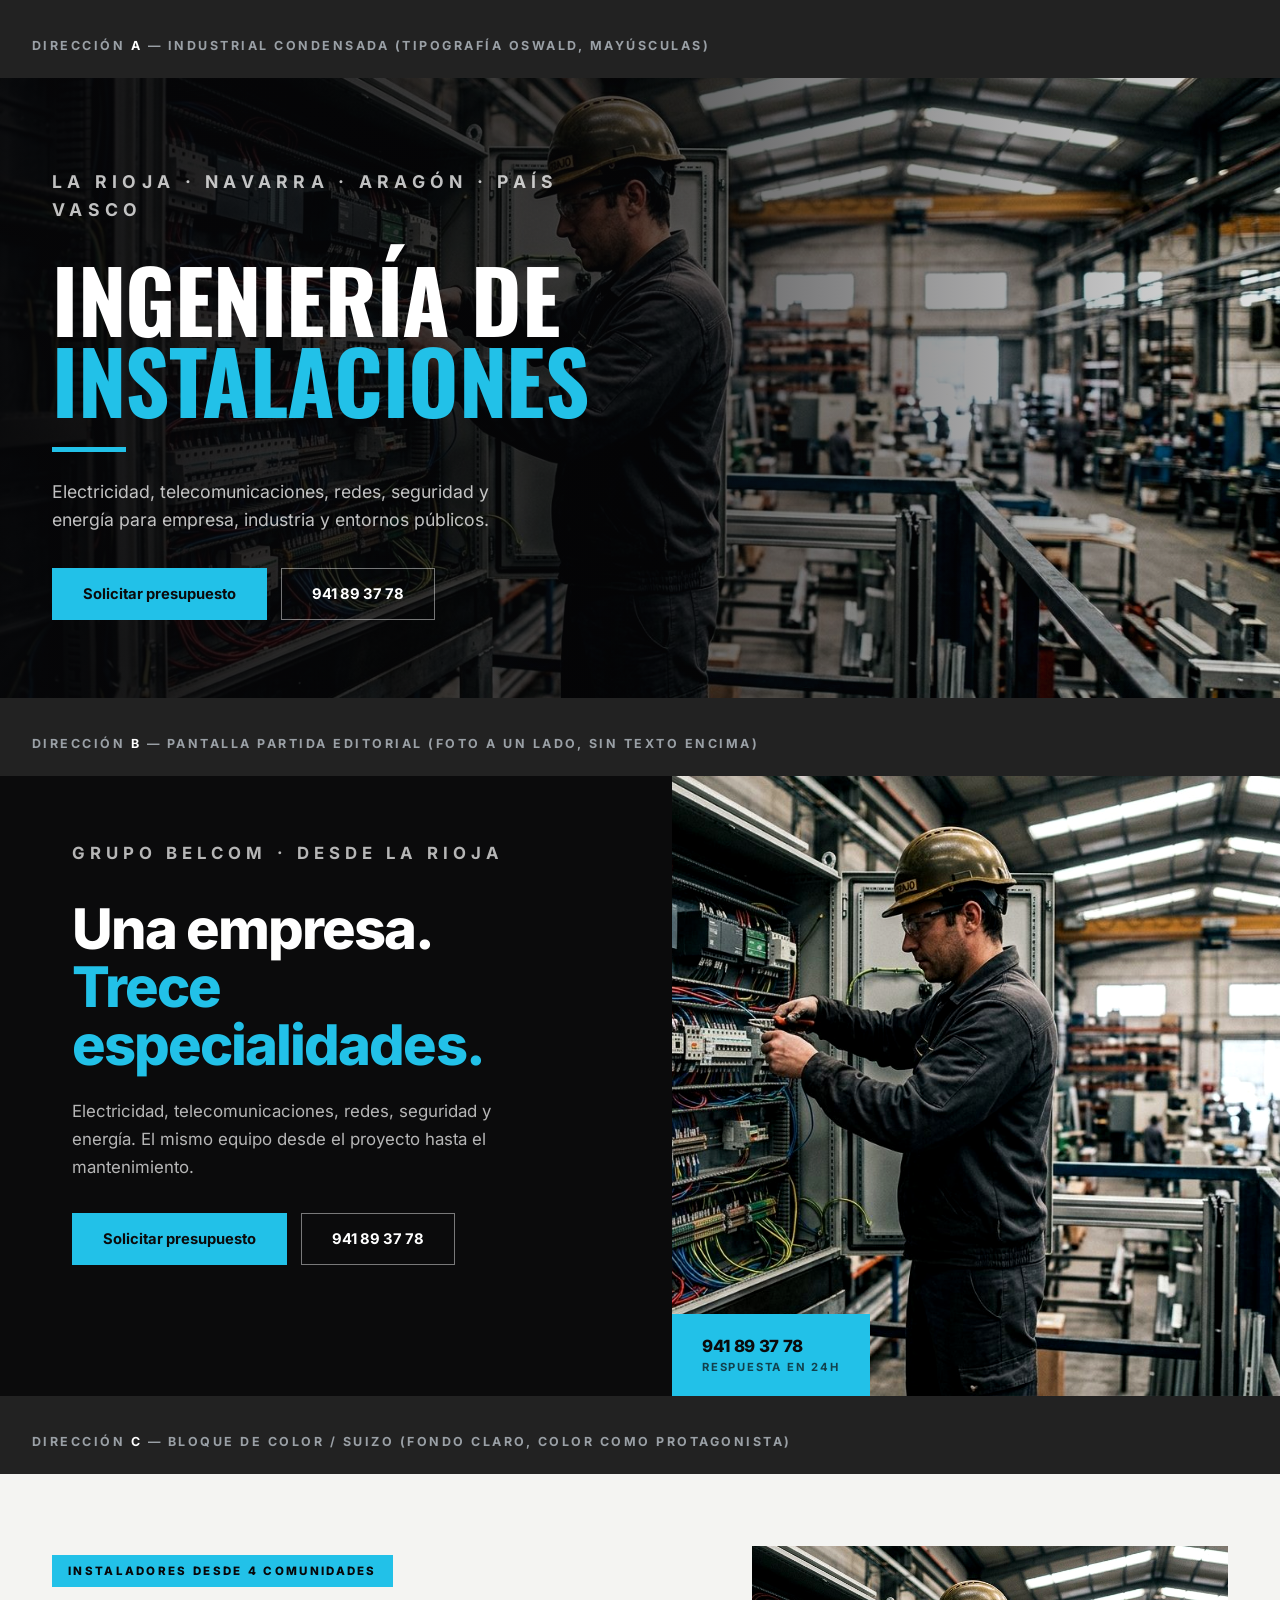
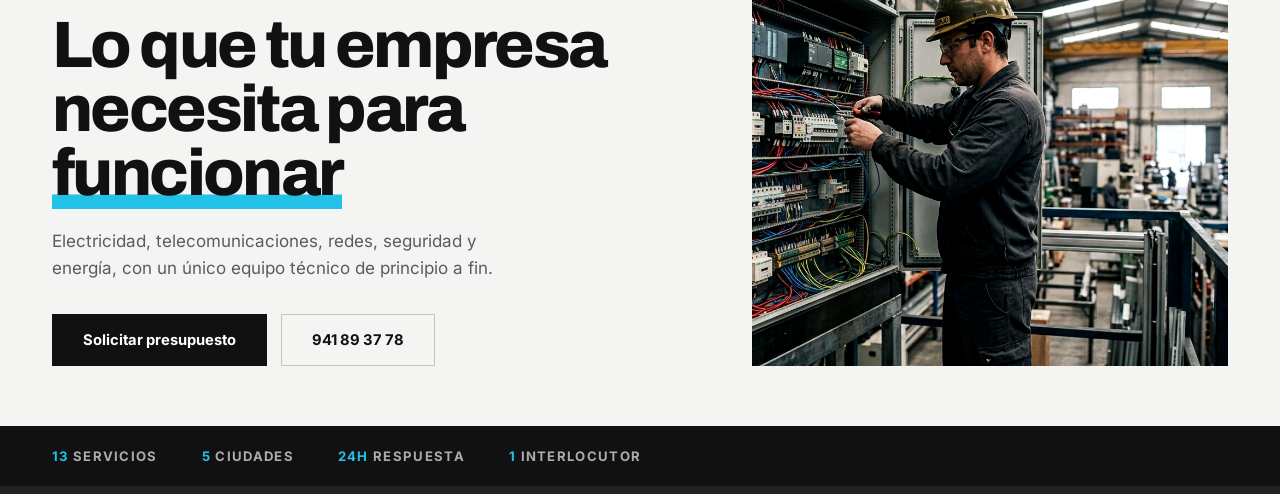
<file: pruebas-hero.html>
<!DOCTYPE html>
<html lang="es">
<head>
<meta charset="UTF-8">
<meta name="viewport" content="width=device-width, initial-scale=1.0">
<title>Pruebas de dirección · Grupo Belcom</title>
<meta name="robots" content="noindex">
<link rel="icon" type="image/png" sizes="32x32" href="assets/favicon-32.png">
<style>
  @font-face { font-family:'Inter'; font-weight:400 800; font-display:swap; src:url('assets/fonts/inter.woff2') format('woff2'); }
  @font-face { font-family:'Oswald'; font-weight:400 700; font-display:swap; src:url('assets/fonts/oswald.woff2') format('woff2'); }
  @font-face { font-family:'Archivo'; font-weight:400 800; font-display:swap; src:url('assets/fonts/archivo.woff2') format('woff2'); }

  :root{ --acento:#22c1e8; --negro:#0b0b0c; --hueso:#f4f4f2; }
  *{box-sizing:border-box}
  body{margin:0;font-family:'Inter',sans-serif;background:#222;color:#fff}
  .rotulo{padding:26px 32px 12px;font-size:.78rem;letter-spacing:.2em;text-transform:uppercase;color:#9aa0a6;font-weight:700}
  .rotulo b{color:#fff}
  .demo{margin-bottom:8px}

  /* ============ A · INDUSTRIAL CONDENSADA ============ */
  .A{position:relative;height:620px;overflow:hidden;background:var(--negro)}
  .A img{position:absolute;inset:0;width:100%;height:100%;object-fit:cover;object-position:62% center;filter:saturate(1.05) contrast(1.06)}
  .A::after{content:'';position:absolute;inset:0;background:linear-gradient(90deg,rgba(6,6,8,.95) 0%,rgba(6,6,8,.72) 45%,rgba(6,6,8,.1) 100%)}
  .A-in{position:relative;z-index:2;max-width:1240px;margin:0 auto;padding:90px 32px}
  .A-kick{font-family:'Inter';font-size:.72rem;font-weight:700;letter-spacing:.3em;text-transform:uppercase;color:var(--acento);margin-bottom:22px}
  .A h1{font-family:'Oswald',sans-serif;font-weight:700;text-transform:uppercase;font-size:5.4rem;line-height:.94;letter-spacing:-.005em;margin:0 0 26px;max-width:14ch}
  .A h1 span{color:var(--acento)}
  .A p{font-size:1.1rem;color:rgba(255,255,255,.75);max-width:44ch;margin:0 0 34px;line-height:1.6}
  .A-rule{width:74px;height:5px;background:var(--acento);margin-bottom:26px}
  .btn{display:inline-flex;align-items:center;gap:10px;padding:16px 30px;font-weight:700;font-size:.92rem;text-decoration:none;border:1.5px solid transparent}
  .b1{background:var(--acento);color:var(--negro)}
  .b2{border-color:rgba(255,255,255,.45);color:#fff;margin-left:14px}

  /* ============ B · PANTALLA PARTIDA EDITORIAL ============ */
  .B{display:grid;grid-template-columns:1.05fr .95fr;height:620px;background:var(--negro)}
  .B-txt{display:flex;flex-direction:column;justify-content:center;padding:0 72px}
  .B-num{font-family:'Inter';font-size:.72rem;letter-spacing:.3em;color:var(--acento);font-weight:700;text-transform:uppercase;margin-bottom:auto;padding-top:64px}
  .B h1{font-family:'Inter',sans-serif;font-weight:800;font-size:3.5rem;line-height:1.04;letter-spacing:-.035em;margin:0 0 24px}
  .B h1 em{font-style:normal;display:block;color:var(--acento)}
  .B p{color:rgba(255,255,255,.7);font-size:1.05rem;line-height:1.65;max-width:40ch;margin:0 0 32px}
  .B-cta{margin-bottom:auto;padding-bottom:64px}
  .B-media{position:relative;overflow:hidden}
  .B-media img{width:100%;height:100%;object-fit:cover;filter:saturate(1.08) contrast(1.05)}
  .B-badge{position:absolute;left:0;bottom:0;background:var(--acento);color:var(--negro);padding:22px 30px;font-weight:800;font-size:1.05rem;letter-spacing:-.02em}
  .B-badge small{display:block;font-size:.7rem;letter-spacing:.16em;text-transform:uppercase;font-weight:700;opacity:.7;margin-top:4px}

  /* ============ C · BLOQUE DE COLOR / SUIZO ============ */
  .C{background:var(--hueso);color:#111;padding:0}
  .C-in{max-width:1240px;margin:0 auto;padding:72px 32px 0;display:grid;grid-template-columns:1.15fr .85fr;gap:56px;align-items:end}
  .C-kick{display:inline-block;background:var(--acento);color:#08080a;font-size:.72rem;font-weight:800;letter-spacing:.2em;text-transform:uppercase;padding:9px 16px;margin-bottom:26px}
  .C h1{font-family:'Archivo',sans-serif;font-weight:800;font-size:4.1rem;line-height:.98;letter-spacing:-.04em;margin:0 0 22px}
  .C h1 u{text-decoration:none;box-shadow:inset 0 -.22em 0 var(--acento)}
  .C p{color:#5a5b61;font-size:1.06rem;line-height:1.6;max-width:42ch;margin:0 0 32px}
  .C-media{position:relative;height:420px;overflow:hidden}
  .C-media img{width:100%;height:100%;object-fit:cover;filter:saturate(1.08) contrast(1.05)}
  .C .b1{background:#111;color:#fff}
  .C .b2{border-color:rgba(0,0,0,.2);color:#111}
  .C-strip{margin-top:60px;background:#111;color:#fff}
  .C-strip-in{max-width:1240px;margin:0 auto;padding:22px 32px;display:flex;gap:44px;font-size:.82rem;letter-spacing:.1em;text-transform:uppercase;font-weight:700;color:rgba(255,255,255,.65)}
  .C-strip b{color:var(--acento)}
</style>
</head>
<body>

<p class="rotulo">Dirección <b>A</b> — Industrial condensada (tipografía Oswald, mayúsculas)</p>
<div class="demo">
  <section class="A">
    <img src="assets/hero.jpg" alt="">
    <div class="A-in">
      <p class="A-kick">La Rioja · Navarra · Aragón · País Vasco</p>
      <h1>Ingeniería de <span>instalaciones</span></h1>
      <div class="A-rule"></div>
      <p>Electricidad, telecomunicaciones, redes, seguridad y energía para empresa, industria y entornos públicos.</p>
      <a href="#" class="btn b1">Solicitar presupuesto</a><a href="#" class="btn b2">941 89 37 78</a>
    </div>
  </section>
</div>

<p class="rotulo">Dirección <b>B</b> — Pantalla partida editorial (foto a un lado, sin texto encima)</p>
<div class="demo">
  <section class="B">
    <div class="B-txt">
      <p class="B-num">Grupo Belcom · desde La Rioja</p>
      <h1>Una empresa.<em>Trece especialidades.</em></h1>
      <p>Electricidad, telecomunicaciones, redes, seguridad y energía. El mismo equipo desde el proyecto hasta el mantenimiento.</p>
      <div class="B-cta"><a href="#" class="btn b1">Solicitar presupuesto</a><a href="#" class="btn b2">941 89 37 78</a></div>
    </div>
    <div class="B-media">
      <img src="assets/hero.jpg" alt="">
      <div class="B-badge">941 89 37 78<small>Respuesta en 24h</small></div>
    </div>
  </section>
</div>

<p class="rotulo">Dirección <b>C</b> — Bloque de color / suizo (fondo claro, color como protagonista)</p>
<div class="demo">
  <section class="C">
    <div class="C-in">
      <div>
        <span class="C-kick">Instaladores desde 4 comunidades</span>
        <h1>Lo que tu empresa necesita para <u>funcionar</u></h1>
        <p>Electricidad, telecomunicaciones, redes, seguridad y energía, con un único equipo técnico de principio a fin.</p>
        <a href="#" class="btn b1">Solicitar presupuesto</a><a href="#" class="btn b2">941 89 37 78</a>
      </div>
      <div class="C-media"><img src="assets/hero.jpg" alt=""></div>
    </div>
    <div class="C-strip">
      <div class="C-strip-in">
        <span><b>13</b> servicios</span>
        <span><b>5</b> ciudades</span>
        <span><b>24h</b> respuesta</span>
        <span><b>1</b> interlocutor</span>
      </div>
    </div>
  </section>
</div>

</body>
</html>
</file>
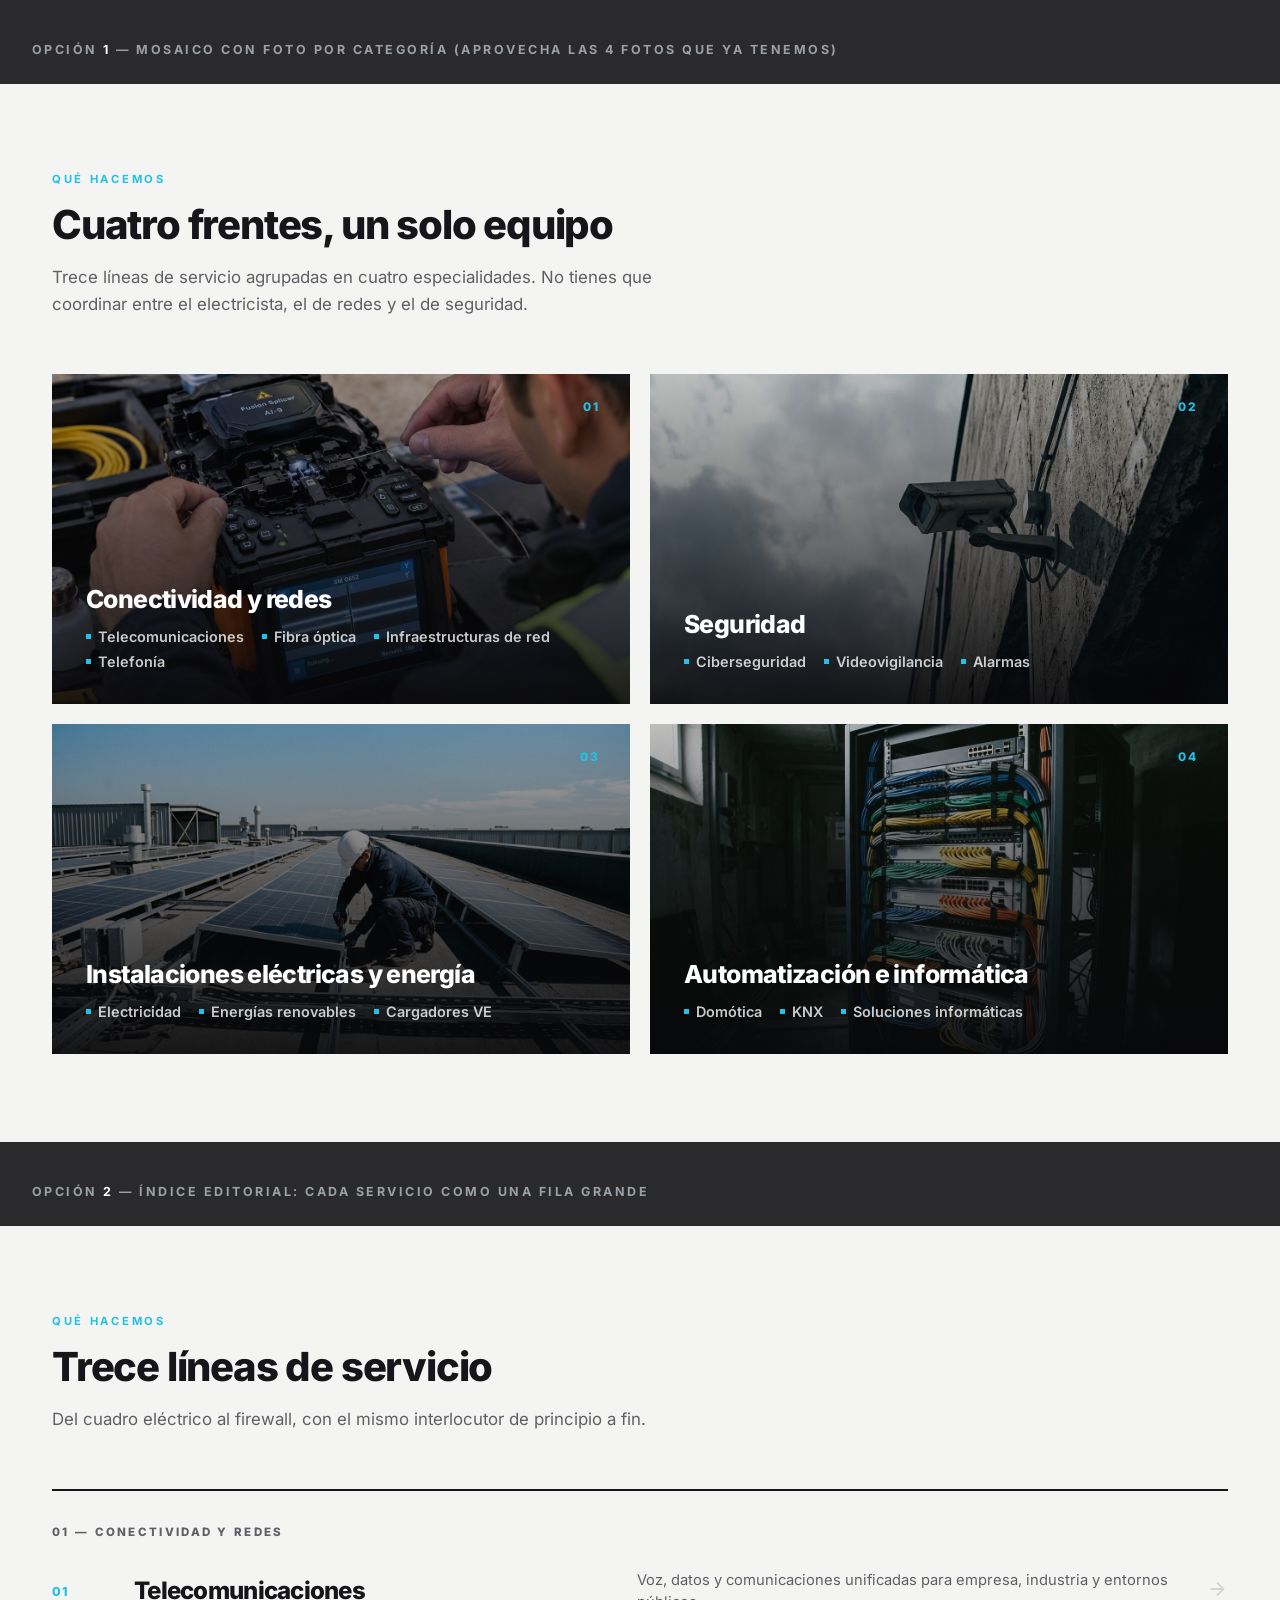
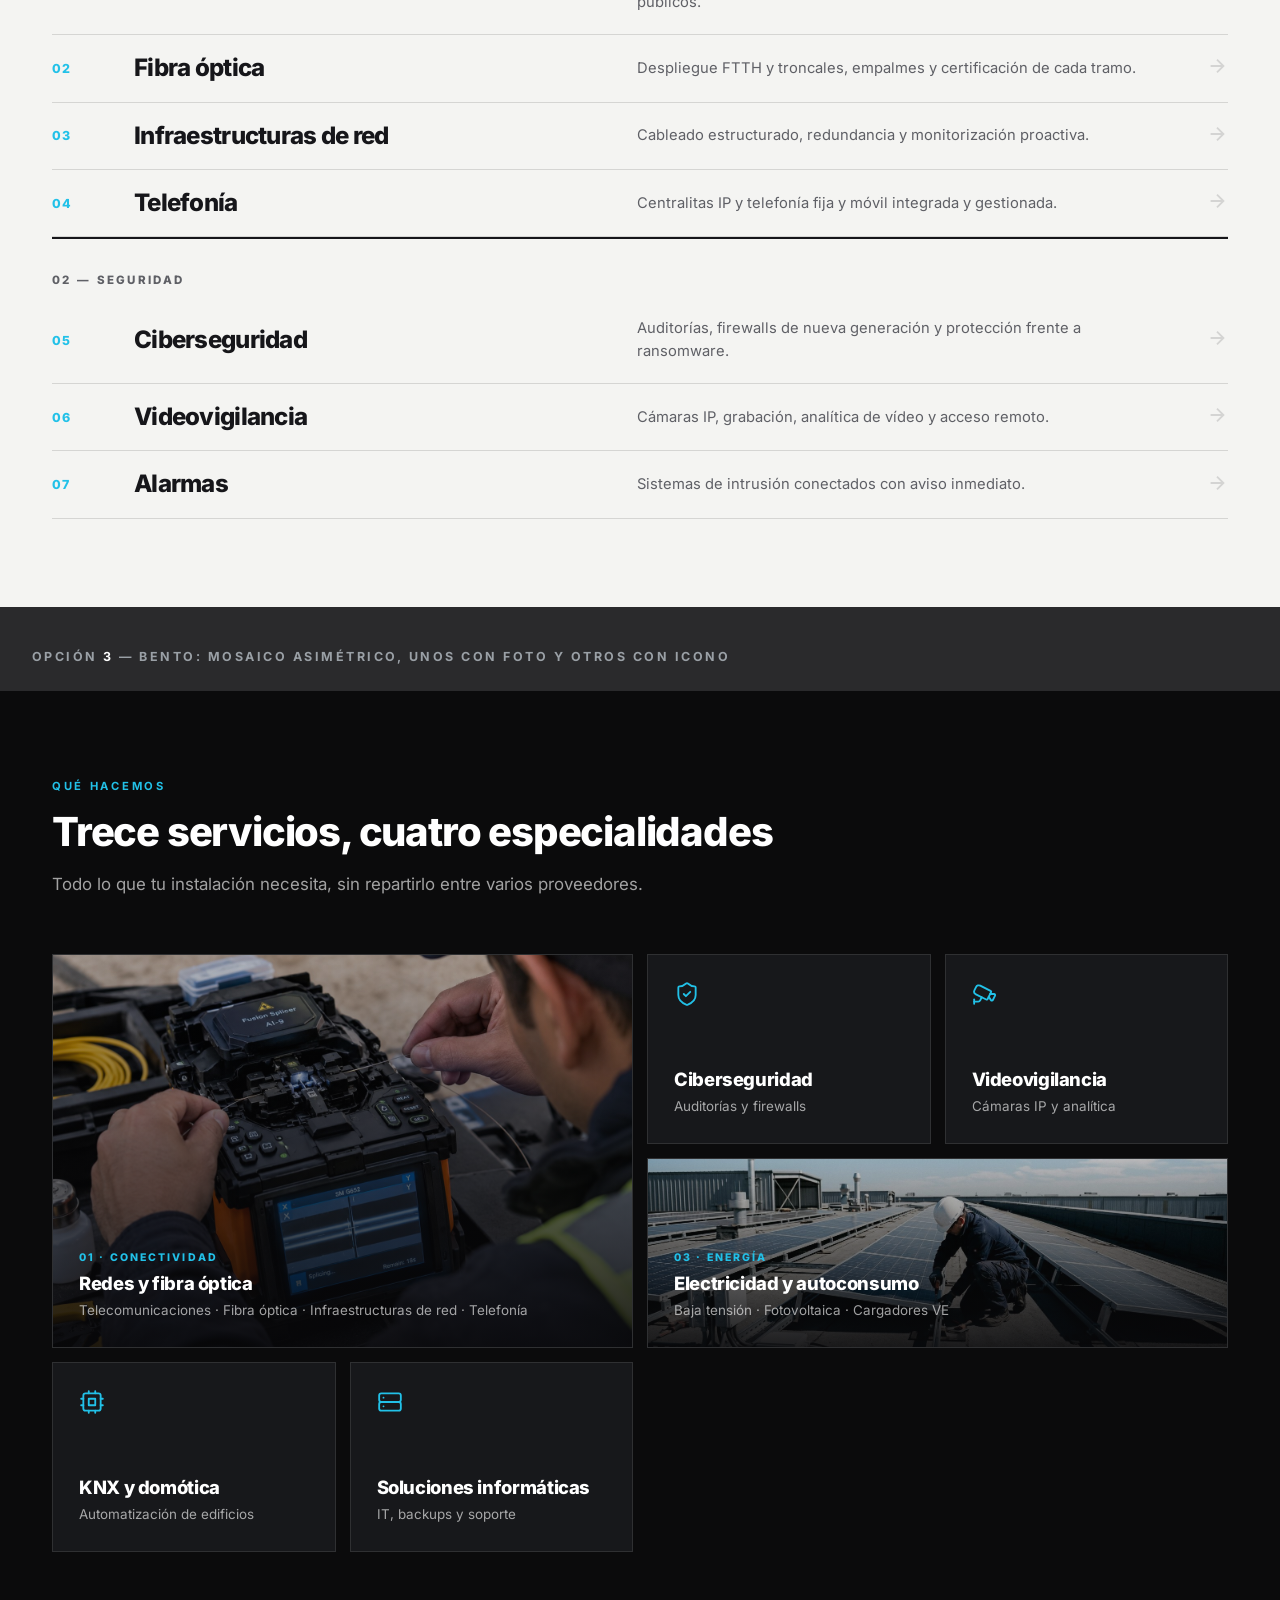
<file: pruebas-servicios.html>
<!DOCTYPE html>
<html lang="es">
<head>
<meta charset="UTF-8">
<meta name="viewport" content="width=device-width, initial-scale=1.0">
<title>Pruebas sección servicios · Grupo Belcom</title>
<meta name="robots" content="noindex">
<link rel="icon" type="image/png" sizes="32x32" href="assets/favicon-32.png">
<style>
  @font-face { font-family:'Inter'; font-weight:400 800; font-display:swap; src:url('assets/fonts/inter.woff2') format('woff2'); }
  :root{ --acento:#22c1e8; --negro:#0b0b0c; --hueso:#f4f4f2; --tinta:#16161a; --suave:#5f6066; --linea:rgba(22,22,26,.14); }
  *{box-sizing:border-box}
  body{margin:0;font-family:'Inter',sans-serif;background:#2a2a2c;color:var(--tinta)}
  .rotulo{padding:30px 32px 14px;font-size:.78rem;letter-spacing:.2em;text-transform:uppercase;color:#9aa0a6;font-weight:700}
  .rotulo b{color:#fff}
  .wrap{max-width:1240px;margin:0 auto;padding:0 32px}
  h2.tit{font-size:2.5rem;font-weight:800;letter-spacing:-.03em;line-height:1.05;margin:0 0 18px}
  .lead{color:var(--suave);font-size:1.05rem;max-width:56ch;margin:0 0 56px;line-height:1.6}
  .kick{font-size:.7rem;font-weight:700;letter-spacing:.24em;text-transform:uppercase;color:var(--acento);margin:0 0 18px}

  /* ================= S1 · MOSAICO CON FOTO ================= */
  .S1{background:var(--hueso);padding:88px 0}
  .m-grid{display:grid;grid-template-columns:repeat(2,1fr);gap:20px}
  .m-card{position:relative;min-height:330px;overflow:hidden;background:#111;display:flex;flex-direction:column;justify-content:flex-end;padding:34px;text-decoration:none;color:#fff}
  .m-card img{position:absolute;inset:0;width:100%;height:100%;object-fit:cover;filter:saturate(1.05);transition:transform .6s ease}
  .m-card::after{content:'';position:absolute;inset:0;background:linear-gradient(180deg,rgba(8,8,10,.25) 0%,rgba(8,8,10,.55) 45%,rgba(8,8,10,.92) 100%)}
  .m-card:hover img{transform:scale(1.05)}
  .m-body{position:relative;z-index:2}
  .m-cat{font-size:1.55rem;font-weight:800;letter-spacing:-.025em;margin:0 0 14px}
  .m-list{display:flex;flex-wrap:wrap;gap:8px 18px;margin:0;padding:0;list-style:none}
  .m-list li{font-size:.9rem;font-weight:600;color:rgba(255,255,255,.78);display:flex;align-items:center;gap:7px}
  .m-list li::before{content:'';width:5px;height:5px;background:var(--acento);flex-shrink:0}
  .m-num{position:absolute;top:26px;right:30px;z-index:2;font-size:.74rem;font-weight:800;letter-spacing:.18em;color:var(--acento)}

  /* ================= S2 · ÍNDICE EDITORIAL ================= */
  .S2{background:var(--hueso);padding:88px 0}
  .e-cat{font-size:.72rem;font-weight:800;letter-spacing:.2em;text-transform:uppercase;color:var(--suave);padding:34px 0 10px;border-top:2px solid var(--tinta);margin:0}
  .e-row{display:grid;grid-template-columns:62px 1fr 1.1fr 40px;align-items:center;gap:20px;padding:20px 0;border-bottom:1px solid var(--linea);text-decoration:none;color:inherit;transition:background .2s,padding .2s}
  .e-row:hover{background:#fff;padding-left:18px;padding-right:18px}
  .e-n{font-size:.78rem;font-weight:800;color:var(--acento);letter-spacing:.1em}
  .e-name{font-size:1.5rem;font-weight:800;letter-spacing:-.03em;line-height:1.1}
  .e-desc{font-size:.92rem;color:var(--suave);line-height:1.55}
  .e-arr{justify-self:end;color:var(--linea);transition:color .2s,transform .2s}
  .e-row:hover .e-arr{color:var(--acento);transform:translateX(5px)}
  .e-arr svg{width:22px;height:22px}

  /* ================= S3 · BENTO ================= */
  .S3{background:var(--negro);padding:88px 0;color:#fff}
  .S3 h2.tit{color:#fff}
  .S3 .lead{color:rgba(255,255,255,.62)}
  .b-grid{display:grid;grid-template-columns:repeat(4,1fr);grid-auto-rows:190px;gap:14px}
  .b{position:relative;overflow:hidden;background:#17181b;border:1px solid rgba(255,255,255,.1);padding:26px;display:flex;flex-direction:column;justify-content:flex-end;text-decoration:none;color:#fff;transition:border-color .25s}
  .b:hover{border-color:var(--acento)}
  .b-wide{grid-column:span 2}
  .b-tall{grid-row:span 2}
  .b img{position:absolute;inset:0;width:100%;height:100%;object-fit:cover;filter:saturate(1.05)}
  .b.has-img::after{content:'';position:absolute;inset:0;background:linear-gradient(180deg,rgba(8,8,10,.2),rgba(8,8,10,.9))}
  .b-in{position:relative;z-index:2}
  .b-k{font-size:.66rem;font-weight:800;letter-spacing:.2em;text-transform:uppercase;color:var(--acento);margin:0 0 8px}
  .b-t{font-size:1.15rem;font-weight:800;letter-spacing:-.02em;margin:0 0 6px}
  .b-d{font-size:.84rem;color:rgba(255,255,255,.62);line-height:1.5;margin:0}
  .b-icon{position:relative;z-index:2;width:26px;height:26px;color:var(--acento);margin-bottom:auto}
  .b-icon svg{width:100%;height:100%;stroke-width:1.7}
</style>
</head>
<body>

<!-- ============ S1 ============ -->
<p class="rotulo">Opción <b>1</b> — Mosaico con foto por categoría (aprovecha las 4 fotos que ya tenemos)</p>
<section class="S1">
  <div class="wrap">
    <p class="kick">Qué hacemos</p>
    <h2 class="tit">Cuatro frentes, un solo equipo</h2>
    <p class="lead">Trece líneas de servicio agrupadas en cuatro especialidades. No tienes que coordinar entre el electricista, el de redes y el de seguridad.</p>
    <div class="m-grid">
      <a class="m-card" href="#"><img src="assets/fibra.jpg" alt=""><span class="m-num">01</span><div class="m-body">
        <p class="m-cat">Conectividad y redes</p>
        <ul class="m-list"><li>Telecomunicaciones</li><li>Fibra óptica</li><li>Infraestructuras de red</li><li>Telefonía</li></ul>
      </div></a>
      <a class="m-card" href="#"><img src="assets/seguridad.jpg" alt=""><span class="m-num">02</span><div class="m-body">
        <p class="m-cat">Seguridad</p>
        <ul class="m-list"><li>Ciberseguridad</li><li>Videovigilancia</li><li>Alarmas</li></ul>
      </div></a>
      <a class="m-card" href="#"><img src="assets/solar.jpg" alt=""><span class="m-num">03</span><div class="m-body">
        <p class="m-cat">Instalaciones eléctricas y energía</p>
        <ul class="m-list"><li>Electricidad</li><li>Energías renovables</li><li>Cargadores VE</li></ul>
      </div></a>
      <a class="m-card" href="#"><img src="assets/rack.jpg" alt=""><span class="m-num">04</span><div class="m-body">
        <p class="m-cat">Automatización e informática</p>
        <ul class="m-list"><li>Domótica</li><li>KNX</li><li>Soluciones informáticas</li></ul>
      </div></a>
    </div>
  </div>
</section>

<!-- ============ S2 ============ -->
<p class="rotulo">Opción <b>2</b> — Índice editorial: cada servicio como una fila grande</p>
<section class="S2">
  <div class="wrap">
    <p class="kick">Qué hacemos</p>
    <h2 class="tit">Trece líneas de servicio</h2>
    <p class="lead">Del cuadro eléctrico al firewall, con el mismo interlocutor de principio a fin.</p>

    <p class="e-cat">01 — Conectividad y redes</p>
    <a class="e-row" href="#"><span class="e-n">01</span><span class="e-name">Telecomunicaciones</span><span class="e-desc">Voz, datos y comunicaciones unificadas para empresa, industria y entornos públicos.</span><span class="e-arr"><svg viewBox="0 0 24 24" fill="none" stroke="currentColor" stroke-width="2"><path d="M5 12h14M12 5l7 7-7 7"/></svg></span></a>
    <a class="e-row" href="#"><span class="e-n">02</span><span class="e-name">Fibra óptica</span><span class="e-desc">Despliegue FTTH y troncales, empalmes y certificación de cada tramo.</span><span class="e-arr"><svg viewBox="0 0 24 24" fill="none" stroke="currentColor" stroke-width="2"><path d="M5 12h14M12 5l7 7-7 7"/></svg></span></a>
    <a class="e-row" href="#"><span class="e-n">03</span><span class="e-name">Infraestructuras de red</span><span class="e-desc">Cableado estructurado, redundancia y monitorización proactiva.</span><span class="e-arr"><svg viewBox="0 0 24 24" fill="none" stroke="currentColor" stroke-width="2"><path d="M5 12h14M12 5l7 7-7 7"/></svg></span></a>
    <a class="e-row" href="#"><span class="e-n">04</span><span class="e-name">Telefonía</span><span class="e-desc">Centralitas IP y telefonía fija y móvil integrada y gestionada.</span><span class="e-arr"><svg viewBox="0 0 24 24" fill="none" stroke="currentColor" stroke-width="2"><path d="M5 12h14M12 5l7 7-7 7"/></svg></span></a>

    <p class="e-cat">02 — Seguridad</p>
    <a class="e-row" href="#"><span class="e-n">05</span><span class="e-name">Ciberseguridad</span><span class="e-desc">Auditorías, firewalls de nueva generación y protección frente a ransomware.</span><span class="e-arr"><svg viewBox="0 0 24 24" fill="none" stroke="currentColor" stroke-width="2"><path d="M5 12h14M12 5l7 7-7 7"/></svg></span></a>
    <a class="e-row" href="#"><span class="e-n">06</span><span class="e-name">Videovigilancia</span><span class="e-desc">Cámaras IP, grabación, analítica de vídeo y acceso remoto.</span><span class="e-arr"><svg viewBox="0 0 24 24" fill="none" stroke="currentColor" stroke-width="2"><path d="M5 12h14M12 5l7 7-7 7"/></svg></span></a>
    <a class="e-row" href="#"><span class="e-n">07</span><span class="e-name">Alarmas</span><span class="e-desc">Sistemas de intrusión conectados con aviso inmediato.</span><span class="e-arr"><svg viewBox="0 0 24 24" fill="none" stroke="currentColor" stroke-width="2"><path d="M5 12h14M12 5l7 7-7 7"/></svg></span></a>
  </div>
</section>

<!-- ============ S3 ============ -->
<p class="rotulo">Opción <b>3</b> — Bento: mosaico asimétrico, unos con foto y otros con icono</p>
<section class="S3">
  <div class="wrap">
    <p class="kick">Qué hacemos</p>
    <h2 class="tit">Trece servicios, cuatro especialidades</h2>
    <p class="lead">Todo lo que tu instalación necesita, sin repartirlo entre varios proveedores.</p>
    <div class="b-grid">
      <a class="b b-wide b-tall has-img" href="#"><img src="assets/fibra.jpg" alt=""><div class="b-in"><p class="b-k">01 · Conectividad</p><p class="b-t">Redes y fibra óptica</p><p class="b-d">Telecomunicaciones · Fibra óptica · Infraestructuras de red · Telefonía</p></div></a>
      <a class="b" href="#"><span class="b-icon"><svg viewBox="0 0 24 24" fill="none" stroke="currentColor" stroke-linecap="round" stroke-linejoin="round"><path d="M20 13c0 5-3.5 7.5-7.66 8.95a1 1 0 0 1-.67-.01C7.5 20.5 4 18 4 13V6a1 1 0 0 1 1-1c2 0 4.5-1.2 6.24-2.72a1.17 1.17 0 0 1 1.52 0C14.51 3.81 17 5 19 5a1 1 0 0 1 1 1z"/><path d="m9 12 2 2 4-4"/></svg></span><div class="b-in"><p class="b-t">Ciberseguridad</p><p class="b-d">Auditorías y firewalls</p></div></a>
      <a class="b" href="#"><span class="b-icon"><svg viewBox="0 0 24 24" fill="none" stroke="currentColor" stroke-linecap="round" stroke-linejoin="round"><path d="M16.75 12h3.632a1 1 0 0 1 .894 1.447l-2.034 4.069a1 1 0 0 1-1.708.134l-2.124-2.97"/><path d="M17.106 9.053a1 1 0 0 1 .447 1.341l-3.106 6.211a1 1 0 0 1-1.342.447L3.61 12.3a2.92 2.92 0 0 1-1.3-3.91L3.69 5.6a2.92 2.92 0 0 1 3.92-1.3z"/><path d="M2 19h3.76a2 2 0 0 0 1.8-1.1L9 15"/><path d="M2 21v-4"/></svg></span><div class="b-in"><p class="b-t">Videovigilancia</p><p class="b-d">Cámaras IP y analítica</p></div></a>
      <a class="b b-wide has-img" href="#"><img src="assets/solar.jpg" alt=""><div class="b-in"><p class="b-k">03 · Energía</p><p class="b-t">Electricidad y autoconsumo</p><p class="b-d">Baja tensión · Fotovoltaica · Cargadores VE</p></div></a>
      <a class="b" href="#"><span class="b-icon"><svg viewBox="0 0 24 24" fill="none" stroke="currentColor" stroke-linecap="round" stroke-linejoin="round"><rect x="4" y="4" width="16" height="16" rx="2"/><rect x="9" y="9" width="6" height="6"/><path d="M15 2v2M9 2v2M15 20v2M9 20v2M2 15h2M2 9h2M20 15h2M20 9h2"/></svg></span><div class="b-in"><p class="b-t">KNX y domótica</p><p class="b-d">Automatización de edificios</p></div></a>
      <a class="b" href="#"><span class="b-icon"><svg viewBox="0 0 24 24" fill="none" stroke="currentColor" stroke-linecap="round" stroke-linejoin="round"><rect x="2" y="4" width="20" height="8" rx="2"/><rect x="2" y="12" width="20" height="8" rx="2"/><path d="M6 8h.01M6 16h.01"/></svg></span><div class="b-in"><p class="b-t">Soluciones informáticas</p><p class="b-d">IT, backups y soporte</p></div></a>
    </div>
  </div>
</section>

</body>
</html>
</file>
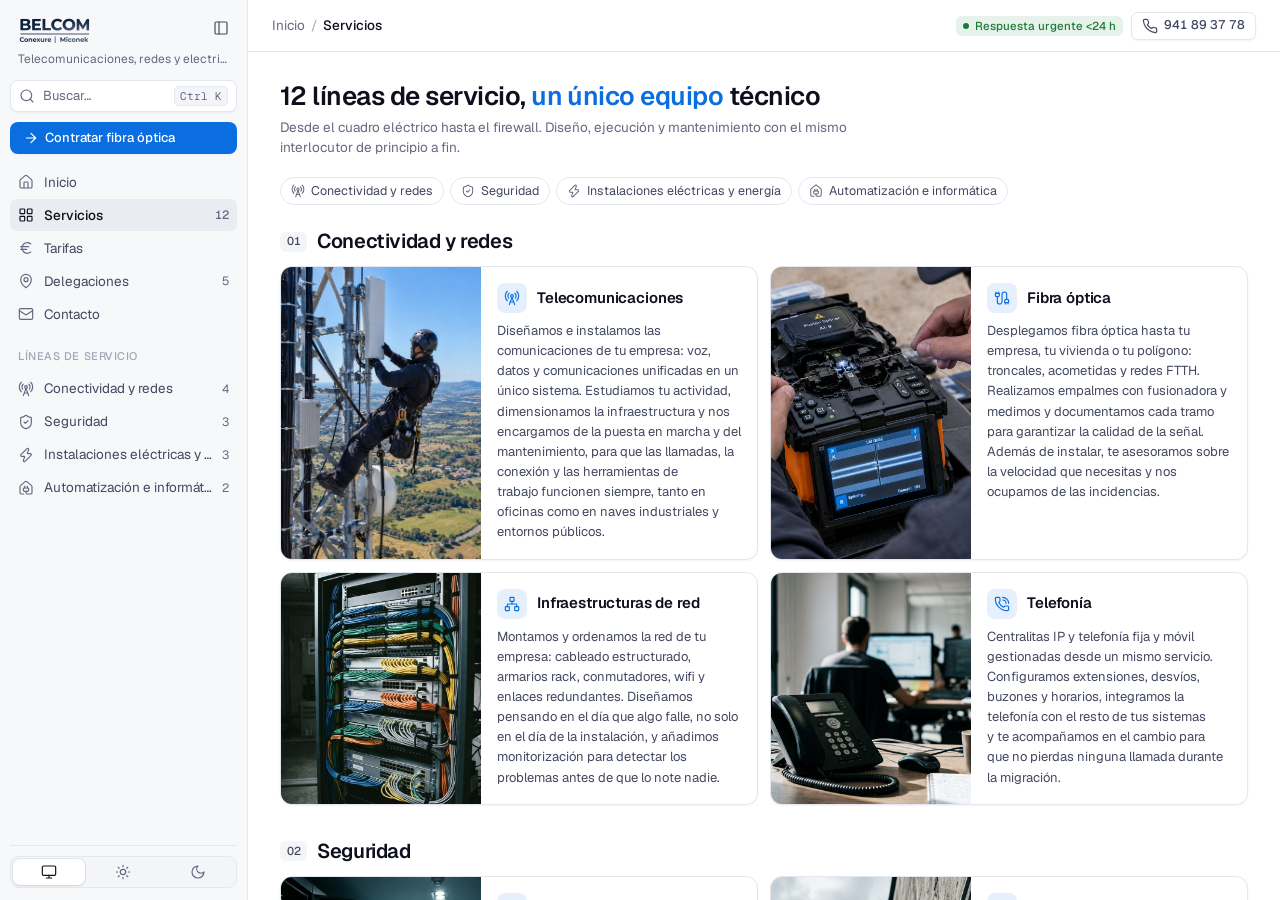
<file: servicios.html>
<!DOCTYPE html>
<html lang="es">
<head>
<meta charset="UTF-8">
<meta name="viewport" content="width=device-width, initial-scale=1.0">
<title>Servicios · Grupo Belcom</title>
<meta name="description" content="Telecomunicaciones, fibra, redes, electricidad, ciberseguridad, videovigilancia, alarmas, domótica KNX y Loxone, fotovoltaica, cargadores VE y soluciones informáticas.">
<meta name="theme-color" content="#ffffff" media="(prefers-color-scheme: light)">
<meta name="theme-color" content="#0a0b11" media="(prefers-color-scheme: dark)">
<link rel="canonical" href="https://www.grupobelcom.com/servicios.html">
<link rel="preload" as="font" type="font/woff2" href="assets/fonts/geist.woff2" crossorigin>
<meta property="og:type" content="website">
<meta property="og:locale" content="es_ES">
<meta property="og:title" content="Servicios · Grupo Belcom">
<meta property="og:description" content="Telecomunicaciones, fibra, redes, electricidad, ciberseguridad, videovigilancia, alarmas, domótica KNX y Loxone, fotovoltaica, cargadores VE y soluciones informáticas.">
<meta property="og:url" content="https://www.grupobelcom.com/servicios.html">
<meta property="og:image" content="https://www.grupobelcom.com/assets/hero.jpg">
<meta name="twitter:card" content="summary_large_image">
<meta name="twitter:title" content="Servicios · Grupo Belcom">
<meta name="twitter:description" content="Telecomunicaciones, fibra, redes, electricidad, ciberseguridad, videovigilancia, alarmas, domótica KNX y Loxone, fotovoltaica, cargadores VE y soluciones informáticas.">
<meta name="twitter:image" content="https://www.grupobelcom.com/assets/hero.jpg">
<link rel="icon" type="image/png" sizes="32x32" href="assets/favicon-32.png">
<link rel="icon" type="image/png" sizes="512x512" href="assets/favicon-512.png">
<link rel="apple-touch-icon" href="assets/favicon-180.png">
<script>try{var t=localStorage.getItem('belcom-tema');if(t==='light'||t==='dark')document.documentElement.setAttribute('data-theme',t)}catch(e){}</script>
<link rel="stylesheet" href="css/style.css?v=719647eb">
</head>
<body>
<a href="#contenido" class="skip-link">Ir al contenido</a>
<div class="app" id="app">
  <script>try{if(localStorage.getItem('belcom-sb')==='1')document.getElementById('app').classList.add('collapsed')}catch(e){}</script>
  <aside class="sb" id="sb">
    <div class="sb-head">
      <a class="sb-brand" href="index.html" aria-label="Grupo Belcom — inicio">
        <img class="logo-l" src="assets/wordmark-dark.png" srcset="assets/wordmark-dark.png 1x, assets/wordmark-dark@2x.png 2x" width="75" height="30" alt="Grupo Belcom">
        <img class="logo-d" src="assets/wordmark-alpha.png" srcset="assets/wordmark-alpha.png 1x, assets/wordmark-alpha@2x.png 2x" width="75" height="30" alt="">
      </a>
      <span class="sb-mark" aria-hidden="true">B</span>
      <button type="button" class="btn btn-ghost btn-icon btn-sm" id="sb-fold" data-tip="Plegar la barra (Ctrl ←)" aria-label="Plegar la barra lateral"><svg class="lucide" viewBox="0 0 24 24" fill="none" stroke="currentColor" stroke-width="2" stroke-linecap="round" stroke-linejoin="round" aria-hidden="true"><rect width="18" height="18" x="3" y="3" rx="2"/><path d="M9 3v18"/></svg></button>
      <button type="button" class="btn btn-ghost btn-icon btn-sm sb-close" id="sb-close" aria-label="Cerrar el menú"><svg class="lucide" viewBox="0 0 24 24" fill="none" stroke="currentColor" stroke-width="2" stroke-linecap="round" stroke-linejoin="round" aria-hidden="true"><path d="M18 6 6 18M6 6l12 12"/></svg></button>
    </div>
    <div class="sb-product">Telecomunicaciones, redes y electricidad</div>
    <button type="button" class="sb-search" data-cmdk data-tip="Buscar (Ctrl K)"><svg class="lucide" viewBox="0 0 24 24" fill="none" stroke="currentColor" stroke-width="2" stroke-linecap="round" stroke-linejoin="round" aria-hidden="true"><circle cx="11" cy="11" r="8"/><path d="m21 21-4.3-4.3"/></svg><span>Buscar…</span><kbd>Ctrl K</kbd></button>
    <a class="btn btn-primary sb-new" href="contacto.html" data-tip="Contratar fibra óptica"><svg class="lucide" viewBox="0 0 24 24" fill="none" stroke="currentColor" stroke-width="2" stroke-linecap="round" stroke-linejoin="round" aria-hidden="true"><path d="M5 12h14M12 5l7 7-7 7"/></svg><span>Contratar fibra óptica</span></a>
    <nav class="sb-nav" aria-label="Principal">
      <a class="sb-item" href="index.html" data-tip="Inicio"><svg class="lucide" viewBox="0 0 24 24" fill="none" stroke="currentColor" stroke-width="2" stroke-linecap="round" stroke-linejoin="round" aria-hidden="true"><path d="M15 21v-8a1 1 0 0 0-1-1h-4a1 1 0 0 0-1 1v8"/><path d="M3 10a2 2 0 0 1 .709-1.528l7-5.999a2 2 0 0 1 2.582 0l7 5.999A2 2 0 0 1 21 10v9a2 2 0 0 1-2 2H5a2 2 0 0 1-2-2z"/></svg><span class="lbl">Inicio</span></a>
      <a class="sb-item on" href="servicios.html" data-tip="Servicios" aria-current="page"><svg class="lucide" viewBox="0 0 24 24" fill="none" stroke="currentColor" stroke-width="2" stroke-linecap="round" stroke-linejoin="round" aria-hidden="true"><rect width="7" height="7" x="3" y="3" rx="1"/><rect width="7" height="7" x="14" y="3" rx="1"/><rect width="7" height="7" x="14" y="14" rx="1"/><rect width="7" height="7" x="3" y="14" rx="1"/></svg><span class="lbl">Servicios</span><span class="count">12</span></a>
      <a class="sb-item" href="tarifas.html" data-tip="Tarifas"><svg class="lucide" viewBox="0 0 24 24" fill="none" stroke="currentColor" stroke-width="2" stroke-linecap="round" stroke-linejoin="round" aria-hidden="true"><path d="M4 10h12M4 14h9"/><path d="M19 6a7.7 7.7 0 0 0-5.2-2A7.9 7.9 0 0 0 6 12c0 4.4 3.5 8 7.8 8 2 0 3.8-.8 5.2-2"/></svg><span class="lbl">Tarifas</span></a>
      <a class="sb-item" href="index.html#delegaciones" data-tip="Delegaciones"><svg class="lucide" viewBox="0 0 24 24" fill="none" stroke="currentColor" stroke-width="2" stroke-linecap="round" stroke-linejoin="round" aria-hidden="true"><path d="M20 10c0 6-8 12-8 12S4 16 4 10a8 8 0 0 1 16 0z"/><circle cx="12" cy="10" r="3"/></svg><span class="lbl">Delegaciones</span><span class="count">5</span></a>
      <a class="sb-item" href="contacto.html" data-tip="Contacto"><svg class="lucide" viewBox="0 0 24 24" fill="none" stroke="currentColor" stroke-width="2" stroke-linecap="round" stroke-linejoin="round" aria-hidden="true"><rect width="20" height="16" x="2" y="4" rx="2"/><path d="m22 7-8.97 5.7a1.94 1.94 0 0 1-2.06 0L2 7"/></svg><span class="lbl">Contacto</span></a>
    </nav>
    <div class="sb-group">Líneas de servicio</div>
    <nav class="sb-nav" aria-label="Líneas de servicio">
      <a class="sb-item" href="servicios.html#grupo-conectividad" data-tip="Conectividad y redes"><svg class="lucide" aria-hidden="true" xmlns="http://www.w3.org/2000/svg" viewBox="0 0 24 24" fill="none" stroke="currentColor" stroke-width="2" stroke-linecap="round" stroke-linejoin="round" > <path d="M4.9 16.1C1 12.2 1 5.8 4.9 1.9" /> <path d="M7.8 4.7a6.14 6.14 0 0 0-.8 7.5" /> <circle cx="12" cy="9" r="2" /> <path d="M16.2 4.8c2 2 2.26 5.11.8 7.47" /> <path d="M19.1 1.9a9.96 9.96 0 0 1 0 14.1" /> <path d="M9.5 18h5" /> <path d="m8 22 4-11 4 11" /> </svg><span class="lbl">Conectividad y redes</span><span class="count">4</span></a>
      <a class="sb-item" href="servicios.html#grupo-seguridad" data-tip="Seguridad"><svg class="lucide" aria-hidden="true" xmlns="http://www.w3.org/2000/svg" viewBox="0 0 24 24" fill="none" stroke="currentColor" stroke-width="2" stroke-linecap="round" stroke-linejoin="round" > <path d="M20 13c0 5-3.5 7.5-7.66 8.95a1 1 0 0 1-.67-.01C7.5 20.5 4 18 4 13V6a1 1 0 0 1 1-1c2 0 4.5-1.2 6.24-2.72a1.17 1.17 0 0 1 1.52 0C14.51 3.81 17 5 19 5a1 1 0 0 1 1 1z" /> <path d="m9 12 2 2 4-4" /> </svg><span class="lbl">Seguridad</span><span class="count">3</span></a>
      <a class="sb-item" href="servicios.html#grupo-energia" data-tip="Instalaciones eléctricas y energía"><svg class="lucide" aria-hidden="true" xmlns="http://www.w3.org/2000/svg" viewBox="0 0 24 24" fill="none" stroke="currentColor" stroke-width="2" stroke-linecap="round" stroke-linejoin="round" > <path d="M15.914 4a1.5 1.5 0 00-2.474-1.561l-9 9A1.5 1.5 0 005.5 14h4.002a.5.5 0 01.471.666L8.086 20a1.5 1.5 0 002.475 1.56l9-9A1.5 1.5 0 0018.5 10h-3.997a.5.5 0 01-.472-.667z" /> </svg><span class="lbl">Instalaciones eléctricas y energía</span><span class="count">3</span></a>
      <a class="sb-item" href="servicios.html#grupo-automatizacion" data-tip="Automatización e informática"><svg class="lucide" aria-hidden="true" xmlns="http://www.w3.org/2000/svg" viewBox="0 0 24 24" fill="none" stroke="currentColor" stroke-width="2" stroke-linecap="round" stroke-linejoin="round" > <path d="M10 12V8.964" /> <path d="M14 12V8.964" /> <path d="M15 12a1 1 0 0 1 1 1v2a2 2 0 0 1-2 2h-4a2 2 0 0 1-2-2v-2a1 1 0 0 1 1-1z" /> <path d="M8.5 21H5a2 2 0 0 1-2-2v-9a2 2 0 0 1 .709-1.528l7-6a2 2 0 0 1 2.582 0l7 6A2 2 0 0 1 21 10v9a2 2 0 0 1-2 2h-5a2 2 0 0 1-2-2v-2" /> </svg><span class="lbl">Automatización e informática</span><span class="count">2</span></a>
    </nav>
    <div class="sb-spacer"></div>
    <div class="sb-foot">
      <div class="seg full theme-seg" role="group" aria-label="Tema">
        <button type="button" data-tema="system" data-tip="Según el sistema" aria-label="Tema del sistema"><svg class="lucide" viewBox="0 0 24 24" fill="none" stroke="currentColor" stroke-width="2" stroke-linecap="round" stroke-linejoin="round" aria-hidden="true"><rect width="20" height="14" x="2" y="3" rx="2"/><path d="M8 21h8M12 17v4"/></svg></button>
        <button type="button" data-tema="light" data-tip="Claro" aria-label="Tema claro"><svg class="lucide" viewBox="0 0 24 24" fill="none" stroke="currentColor" stroke-width="2" stroke-linecap="round" stroke-linejoin="round" aria-hidden="true"><circle cx="12" cy="12" r="4"/><path d="M12 2v2M12 20v2m-7.07-2.93 1.41-1.41m11.32-11.32 1.41-1.41M2 12h2m16 0h2M4.93 4.93l1.41 1.41m11.32 11.32 1.41 1.41"/></svg></button>
        <button type="button" data-tema="dark" data-tip="Oscuro" aria-label="Tema oscuro"><svg class="lucide" viewBox="0 0 24 24" fill="none" stroke="currentColor" stroke-width="2" stroke-linecap="round" stroke-linejoin="round" aria-hidden="true"><path d="M12 3a6 6 0 0 0 9 9 9 9 0 1 1-9-9Z"/></svg></button>
      </div>
    </div>
  </aside>
  <div class="main">
    <header class="topbar">
      <button type="button" class="btn btn-ghost btn-icon nav-burger" id="nav-burger" aria-label="Abrir el menú" aria-controls="sb"><svg class="lucide" viewBox="0 0 24 24" fill="none" stroke="currentColor" stroke-width="2" stroke-linecap="round" stroke-linejoin="round" aria-hidden="true"><path d="M4 6h16M4 12h16M4 18h16"/></svg></button>
      <nav class="crumbs" aria-label="Migas de pan"><a href="index.html">Inicio</a><span class="sep">/</span><b>Servicios</b></nav>
      <div class="right">
        <span class="badge ok sq hide-s" data-tip="Si algo falla, viene alguien de Belcom"><span class="dot"></span>Respuesta urgente &lt;24 h</span>
        <a class="btn btn-sm tel" href="tel:+34941893778" aria-label="Llamar al 941 89 37 78"><svg class="lucide" viewBox="0 0 24 24" fill="none" stroke="currentColor" stroke-width="2" stroke-linecap="round" stroke-linejoin="round" aria-hidden="true"><path d="M22 16.92v3a2 2 0 0 1-2.18 2 19.79 19.79 0 0 1-8.63-3.07 19.5 19.5 0 0 1-6-6 19.79 19.79 0 0 1-3.07-8.67A2 2 0 0 1 4.11 2h3a2 2 0 0 1 2 1.72c.13.96.36 1.9.7 2.81a2 2 0 0 1-.45 2.11L8.09 9.91a16 16 0 0 0 6 6l1.27-1.27a2 2 0 0 1 2.11-.45c.9.34 1.85.57 2.81.7A2 2 0 0 1 22 16.92z"/></svg><b>941 89 37 78</b></a>
      </div>
    </header>
    <main class="content" id="contenido" tabindex="-1">
      <div class="page">

        <div class="ph">
          <div>
            <h1>12 líneas de servicio, <em>un único equipo</em> técnico</h1>
            <p class="sub">Desde el cuadro eléctrico hasta el firewall. Diseño, ejecución y mantenimiento con el mismo interlocutor de principio a fin.</p>
          </div>
        </div>
        <nav class="subnav" aria-label="Líneas de servicio"><a class="chip-link" href="#grupo-conectividad"><svg class="lucide" aria-hidden="true" xmlns="http://www.w3.org/2000/svg" viewBox="0 0 24 24" fill="none" stroke="currentColor" stroke-width="2" stroke-linecap="round" stroke-linejoin="round" > <path d="M4.9 16.1C1 12.2 1 5.8 4.9 1.9" /> <path d="M7.8 4.7a6.14 6.14 0 0 0-.8 7.5" /> <circle cx="12" cy="9" r="2" /> <path d="M16.2 4.8c2 2 2.26 5.11.8 7.47" /> <path d="M19.1 1.9a9.96 9.96 0 0 1 0 14.1" /> <path d="M9.5 18h5" /> <path d="m8 22 4-11 4 11" /> </svg>Conectividad y redes</a><a class="chip-link" href="#grupo-seguridad"><svg class="lucide" aria-hidden="true" xmlns="http://www.w3.org/2000/svg" viewBox="0 0 24 24" fill="none" stroke="currentColor" stroke-width="2" stroke-linecap="round" stroke-linejoin="round" > <path d="M20 13c0 5-3.5 7.5-7.66 8.95a1 1 0 0 1-.67-.01C7.5 20.5 4 18 4 13V6a1 1 0 0 1 1-1c2 0 4.5-1.2 6.24-2.72a1.17 1.17 0 0 1 1.52 0C14.51 3.81 17 5 19 5a1 1 0 0 1 1 1z" /> <path d="m9 12 2 2 4-4" /> </svg>Seguridad</a><a class="chip-link" href="#grupo-energia"><svg class="lucide" aria-hidden="true" xmlns="http://www.w3.org/2000/svg" viewBox="0 0 24 24" fill="none" stroke="currentColor" stroke-width="2" stroke-linecap="round" stroke-linejoin="round" > <path d="M15.914 4a1.5 1.5 0 00-2.474-1.561l-9 9A1.5 1.5 0 005.5 14h4.002a.5.5 0 01.471.666L8.086 20a1.5 1.5 0 002.475 1.56l9-9A1.5 1.5 0 0018.5 10h-3.997a.5.5 0 01-.472-.667z" /> </svg>Instalaciones eléctricas y energía</a><a class="chip-link" href="#grupo-automatizacion"><svg class="lucide" aria-hidden="true" xmlns="http://www.w3.org/2000/svg" viewBox="0 0 24 24" fill="none" stroke="currentColor" stroke-width="2" stroke-linecap="round" stroke-linejoin="round" > <path d="M10 12V8.964" /> <path d="M14 12V8.964" /> <path d="M15 12a1 1 0 0 1 1 1v2a2 2 0 0 1-2 2h-4a2 2 0 0 1-2-2v-2a1 1 0 0 1 1-1z" /> <path d="M8.5 21H5a2 2 0 0 1-2-2v-9a2 2 0 0 1 .709-1.528l7-6a2 2 0 0 1 2.582 0l7 6A2 2 0 0 1 21 10v9a2 2 0 0 1-2 2h-5a2 2 0 0 1-2-2v-2" /> </svg>Automatización e informática</a></nav>
        <section class="svc-group" id="grupo-conectividad">
          <div class="sec-h"><h2><span class="badge soft sq num">01</span>Conectividad y redes</h2></div>
          <div class="svc-list">
            <article class="card svc" id="telecomunicaciones">
              <div class="svc-img"><img src="assets/telecomunicaciones.jpg" alt="Telecomunicaciones — Grupo Belcom" loading="lazy"></div>
              <div class="svc-b">
                <div class="svc-t"><span class="ico"><svg class="lucide" aria-hidden="true" xmlns="http://www.w3.org/2000/svg" viewBox="0 0 24 24" fill="none" stroke="currentColor" stroke-width="2" stroke-linecap="round" stroke-linejoin="round" > <path d="M4.9 16.1C1 12.2 1 5.8 4.9 1.9" /> <path d="M7.8 4.7a6.14 6.14 0 0 0-.8 7.5" /> <circle cx="12" cy="9" r="2" /> <path d="M16.2 4.8c2 2 2.26 5.11.8 7.47" /> <path d="M19.1 1.9a9.96 9.96 0 0 1 0 14.1" /> <path d="M9.5 18h5" /> <path d="m8 22 4-11 4 11" /> </svg></span><h3>Telecomunicaciones</h3></div>
                <p>Diseñamos e instalamos las comunicaciones de tu empresa: voz, datos y comunicaciones unificadas en un único sistema. Estudiamos tu actividad, dimensionamos la infraestructura y nos encargamos de la puesta en marcha y del mantenimiento, para que las llamadas, la conexión y las herramientas de trabajo funcionen siempre, tanto en oficinas como en naves industriales y entornos públicos.</p>
              </div>
            </article>
            <article class="card svc" id="fibra">
              <div class="svc-img"><img src="assets/fibra.jpg" alt="Fibra óptica — Grupo Belcom" loading="lazy"></div>
              <div class="svc-b">
                <div class="svc-t"><span class="ico"><svg class="lucide" aria-hidden="true" xmlns="http://www.w3.org/2000/svg" viewBox="0 0 24 24" fill="none" stroke="currentColor" stroke-width="2" stroke-linecap="round" stroke-linejoin="round" > <path d="M17 19a1 1 0 0 1-1-1v-2a2 2 0 0 1 2-2h2a2 2 0 0 1 2 2v2a1 1 0 0 1-1 1z" /> <path d="M17 21v-2" /> <path d="M19 14V6.5a1 1 0 0 0-7 0v11a1 1 0 0 1-7 0V10" /> <path d="M21 21v-2" /> <path d="M3 5V3" /> <path d="M4 10a2 2 0 0 1-2-2V6a1 1 0 0 1 1-1h4a1 1 0 0 1 1 1v2a2 2 0 0 1-2 2z" /> <path d="M7 5V3" /> </svg></span><h3>Fibra óptica</h3></div>
                <p>Desplegamos fibra óptica hasta tu empresa, tu vivienda o tu polígono: troncales, acometidas y redes FTTH. Realizamos empalmes con fusionadora y medimos y documentamos cada tramo para garantizar la calidad de la señal. Además de instalar, te asesoramos sobre la velocidad que necesitas y nos ocupamos de las incidencias.</p>
              </div>
            </article>
            <article class="card svc" id="redes">
              <div class="svc-img"><img src="assets/rack.jpg" alt="Infraestructuras de red — Grupo Belcom" loading="lazy"></div>
              <div class="svc-b">
                <div class="svc-t"><span class="ico"><svg class="lucide" aria-hidden="true" xmlns="http://www.w3.org/2000/svg" viewBox="0 0 24 24" fill="none" stroke="currentColor" stroke-width="2" stroke-linecap="round" stroke-linejoin="round" > <rect x="16" y="16" width="6" height="6" rx="1" /> <rect x="2" y="16" width="6" height="6" rx="1" /> <rect x="9" y="2" width="6" height="6" rx="1" /> <path d="M5 16v-3a1 1 0 0 1 1-1h12a1 1 0 0 1 1 1v3" /> <path d="M12 12V8" /> </svg></span><h3>Infraestructuras de red</h3></div>
                <p>Montamos y ordenamos la red de tu empresa: cableado estructurado, armarios rack, conmutadores, wifi y enlaces redundantes. Diseñamos pensando en el día que algo falle, no solo en el día de la instalación, y añadimos monitorización para detectar los problemas antes de que lo note nadie.</p>
              </div>
            </article>
            <article class="card svc" id="telefonia">
              <div class="svc-img"><img src="assets/telefonia.jpg" alt="Telefonía — Grupo Belcom" loading="lazy"></div>
              <div class="svc-b">
                <div class="svc-t"><span class="ico"><svg class="lucide" aria-hidden="true" xmlns="http://www.w3.org/2000/svg" viewBox="0 0 24 24" fill="none" stroke="currentColor" stroke-width="2" stroke-linecap="round" stroke-linejoin="round" > <path d="M13 2a9 9 0 0 1 9 9" /> <path d="M13 6a5 5 0 0 1 5 5" /> <path d="M13.832 16.568a1 1 0 0 0 1.213-.303l.355-.465A2 2 0 0 1 17 15h3a2 2 0 0 1 2 2v3a2 2 0 0 1-2 2A18 18 0 0 1 2 4a2 2 0 0 1 2-2h3a2 2 0 0 1 2 2v3a2 2 0 0 1-.8 1.6l-.468.351a1 1 0 0 0-.292 1.233 14 14 0 0 0 6.392 6.384" /> </svg></span><h3>Telefonía</h3></div>
                <p>Centralitas IP y telefonía fija y móvil gestionadas desde un mismo servicio. Configuramos extensiones, desvíos, buzones y horarios, integramos la telefonía con el resto de tus sistemas y te acompañamos en el cambio para que no pierdas ninguna llamada durante la migración.</p>
              </div>
            </article>
          </div>
        </section>
        <section class="svc-group" id="grupo-seguridad">
          <div class="sec-h"><h2><span class="badge soft sq num">02</span>Seguridad</h2></div>
          <div class="svc-list">
            <article class="card svc" id="ciberseguridad">
              <div class="svc-img"><img src="assets/ciberseguridad.jpg" alt="Ciberseguridad — Grupo Belcom" loading="lazy"></div>
              <div class="svc-b">
                <div class="svc-t"><span class="ico"><svg class="lucide" aria-hidden="true" xmlns="http://www.w3.org/2000/svg" viewBox="0 0 24 24" fill="none" stroke="currentColor" stroke-width="2" stroke-linecap="round" stroke-linejoin="round" > <path d="M20 13c0 5-3.5 7.5-7.66 8.95a1 1 0 0 1-.67-.01C7.5 20.5 4 18 4 13V6a1 1 0 0 1 1-1c2 0 4.5-1.2 6.24-2.72a1.17 1.17 0 0 1 1.52 0C14.51 3.81 17 5 19 5a1 1 0 0 1 1 1z" /> <path d="m9 12 2 2 4-4" /> </svg></span><h3>Ciberseguridad</h3></div>
                <p>Protegemos tus sistemas y tus datos frente a amenazas actuales. Revisamos tu situación con una auditoría, configuramos firewalls de nueva generación, segmentamos la red y preparamos copias y planes de respuesta ante ransomware. Todo explicado de forma clara y adaptado al tamaño de tu empresa.</p>
              </div>
            </article>
            <article class="card svc" id="videovigilancia">
              <div class="svc-img"><img src="assets/seguridad.jpg" alt="Videovigilancia — Grupo Belcom" loading="lazy"></div>
              <div class="svc-b">
                <div class="svc-t"><span class="ico"><svg class="lucide" aria-hidden="true" xmlns="http://www.w3.org/2000/svg" viewBox="0 0 24 24" fill="none" stroke="currentColor" stroke-width="2" stroke-linecap="round" stroke-linejoin="round" > <path d="M16.75 12h3.632a1 1 0 0 1 .894 1.447l-2.034 4.069a1 1 0 0 1-1.708.134l-2.124-2.97" /> <path d="M17.106 9.053a1 1 0 0 1 .447 1.341l-3.106 6.211a1 1 0 0 1-1.342.447L3.61 12.3a2.92 2.92 0 0 1-1.3-3.91L3.69 5.6a2.92 2.92 0 0 1 3.92-1.3z" /> <path d="M2 19h3.76a2 2 0 0 0 1.8-1.1L9 15" /> <path d="M2 21v-4" /> <path d="M7 9h.01" /> </svg></span><h3>Videovigilancia</h3></div>
                <p>Instalamos sistemas de videovigilancia con cámaras IP, grabación en servidor o en la nube y acceso remoto desde el móvil. Elegimos la cámara y la ubicación según lo que quieras vigilar y añadimos analítica de vídeo para avisarte solo de lo importante, en naves, comercios, comunidades y espacios públicos.</p>
              </div>
            </article>
            <article class="card svc" id="alarmas">
              <div class="svc-img"><img src="assets/alarmas.jpg" alt="Alarmas — Grupo Belcom" loading="lazy"></div>
              <div class="svc-b">
                <div class="svc-t"><span class="ico"><svg class="lucide" aria-hidden="true" xmlns="http://www.w3.org/2000/svg" viewBox="0 0 24 24" fill="none" stroke="currentColor" stroke-width="2" stroke-linecap="round" stroke-linejoin="round" > <path d="M7 18v-6a5 5 0 1 1 10 0v6" /> <path d="M5 21a1 1 0 0 0 1 1h12a1 1 0 0 0 1-1v-1a2 2 0 0 0-2-2H7a2 2 0 0 0-2 2z" /> <path d="M21 12h1" /> <path d="M18.5 4.5 18 5" /> <path d="M2 12h1" /> <path d="M12 2v1" /> <path d="m4.929 4.929.707.707" /> <path d="M12 12v6" /> </svg></span><h3>Alarmas</h3></div>
                <p>Sistemas de alarma de intrusión conectados con aviso inmediato, para vivienda, comercio e industria. Combinamos detectores, sirenas y control desde el móvil, y los integramos con la videovigilancia y el control de accesos para tener la seguridad de tu instalación bajo un único criterio.</p>
              </div>
            </article>
          </div>
        </section>
        <section class="svc-group" id="grupo-energia">
          <div class="sec-h"><h2><span class="badge soft sq num">03</span>Instalaciones eléctricas y energía</h2></div>
          <div class="svc-list">
            <article class="card svc" id="electricidad">
              <div class="svc-img"><img src="assets/electricidad.jpg" alt="Electricidad — Grupo Belcom" loading="lazy"></div>
              <div class="svc-b">
                <div class="svc-t"><span class="ico"><svg class="lucide" aria-hidden="true" xmlns="http://www.w3.org/2000/svg" viewBox="0 0 24 24" fill="none" stroke="currentColor" stroke-width="2" stroke-linecap="round" stroke-linejoin="round" > <path d="M15.914 4a1.5 1.5 0 00-2.474-1.561l-9 9A1.5 1.5 0 005.5 14h4.002a.5.5 0 01.471.666L8.086 20a1.5 1.5 0 002.475 1.56l9-9A1.5 1.5 0 0018.5 10h-3.997a.5.5 0 01-.472-.667z" /> </svg></span><h3>Electricidad</h3></div>
                <p>Instalaciones eléctricas de baja tensión para vivienda, industria y entornos públicos: cuadros, líneas, iluminación y reformas. Trabajamos con instaladores propios, y nos encargamos de los boletines y la legalización, además del mantenimiento para que tu instalación esté siempre en regla.</p>
              </div>
            </article>
            <article class="card svc" id="renovables">
              <div class="svc-img"><img src="assets/solar.jpg" alt="Energías renovables — Grupo Belcom" loading="lazy"></div>
              <div class="svc-b">
                <div class="svc-t"><span class="ico"><svg class="lucide" aria-hidden="true" xmlns="http://www.w3.org/2000/svg" viewBox="0 0 24 24" fill="none" stroke="currentColor" stroke-width="2" stroke-linecap="round" stroke-linejoin="round" > <circle cx="12" cy="12" r="4" /> <path d="M12 2v2" /> <path d="M12 20v2" /> <path d="m4.93 4.93 1.41 1.41" /> <path d="m17.66 17.66 1.41 1.41" /> <path d="M2 12h2" /> <path d="M20 12h2" /> <path d="m6.34 17.66-1.41 1.41" /> <path d="m19.07 4.93-1.41 1.41" /> </svg></span><h3>Energías renovables</h3></div>
                <p>Proyectos de energía fotovoltaica y autoconsumo para reducir tu factura de la luz. Estudiamos tu consumo, dimensionamos la instalación, nos ocupamos de la legalización y los trámites, y la ponemos en marcha. Después, nos mantenemos disponibles para revisiones y para ampliar el sistema si lo necesitas.</p>
              </div>
            </article>
            <article class="card svc" id="cargadores-ve">
              <div class="svc-img"><img src="assets/cargador.jpg" alt="Cargadores VE — Grupo Belcom" loading="lazy"></div>
              <div class="svc-b">
                <div class="svc-t"><span class="ico"><svg class="lucide" aria-hidden="true" xmlns="http://www.w3.org/2000/svg" viewBox="0 0 24 24" fill="none" stroke="currentColor" stroke-width="2" stroke-linecap="round" stroke-linejoin="round" > <path d="M6.3 20.3a2.4 2.4 0 0 0 3.4 0L12 18l-6-6-2.3 2.3a2.4 2.4 0 0 0 0 3.4Z" /> <path d="m2 22 3-3" /> <path d="M7.5 13.5 10 11" /> <path d="M10.5 16.5 13 14" /> <path d="m18 3-4 4h6l-4 4" /> </svg></span><h3>Cargadores VE</h3></div>
                <p>Puntos de recarga para vehículo eléctrico en viviendas, comunidades de vecinos, empresas y flotas. Revisamos tu instalación eléctrica, elegimos el cargador y la potencia adecuados, gestionamos la legalización y, si hace falta, añadimos gestión de la carga para no sobrecargar el suministro.</p>
              </div>
            </article>
          </div>
        </section>
        <section class="svc-group" id="grupo-automatizacion">
          <div class="sec-h"><h2><span class="badge soft sq num">04</span>Automatización e informática</h2></div>
          <div class="svc-list">
            <article class="card svc" id="domotica">
              <div class="svc-img"><img src="assets/domotica.jpg" alt="Domótica — Grupo Belcom" loading="lazy"></div>
              <div class="svc-b">
                <div class="svc-t"><span class="ico"><svg class="lucide" aria-hidden="true" xmlns="http://www.w3.org/2000/svg" viewBox="0 0 24 24" fill="none" stroke="currentColor" stroke-width="2" stroke-linecap="round" stroke-linejoin="round" > <path d="M10 12V8.964" /> <path d="M14 12V8.964" /> <path d="M15 12a1 1 0 0 1 1 1v2a2 2 0 0 1-2 2h-4a2 2 0 0 1-2-2v-2a1 1 0 0 1 1-1z" /> <path d="M8.5 21H5a2 2 0 0 1-2-2v-9a2 2 0 0 1 .709-1.528l7-6a2 2 0 0 1 2.582 0l7 6A2 2 0 0 1 21 10v9a2 2 0 0 1-2 2h-5a2 2 0 0 1-2-2v-2" /> </svg></span><h3>Domótica</h3></div>
                <p>Automatización de viviendas y edificios con KNX, Loxone y otros sistemas: iluminación, climatización, persianas y accesos controlados desde un único punto. Diseñamos la instalación contigo para que sea fácil de usar, ahorre energía y pueda crecer con el tiempo.</p>
              </div>
            </article>
            <article class="card svc" id="informatica">
              <div class="svc-img"><img src="assets/informatica.jpg" alt="Soluciones informáticas — Grupo Belcom" loading="lazy"></div>
              <div class="svc-b">
                <div class="svc-t"><span class="ico"><svg class="lucide" aria-hidden="true" xmlns="http://www.w3.org/2000/svg" viewBox="0 0 24 24" fill="none" stroke="currentColor" stroke-width="2" stroke-linecap="round" stroke-linejoin="round" > <rect width="20" height="8" x="2" y="2" rx="2" ry="2" /> <rect width="20" height="8" x="2" y="14" rx="2" ry="2" /> <line x1="6" x2="6.01" y1="6" y2="6" /> <line x1="6" x2="6.01" y1="18" y2="18" /> </svg></span><h3>Soluciones informáticas</h3></div>
                <p>Soluciones informáticas para empresa: equipos y servidores, redes internas, correo, copias de seguridad y soporte técnico continuo. Nos ocupamos de que tu tecnología esté actualizada, protegida y funcionando, y estamos disponibles cuando surge una incidencia.</p>
              </div>
            </article>
          </div>
        </section>
        <section class="card cta" style="margin-top:40px">
          <div>
            <h2>¿Cómo podemos ayudarte?</h2>
            <p>Asesoramiento técnico sin compromiso para contratar tu fibra óptica.</p>
          </div>
          <div class="actions">
            <a href="contacto.html" class="btn btn-primary">Contratar fibra óptica <svg class="lucide" viewBox="0 0 24 24" fill="none" stroke="currentColor" stroke-width="2" stroke-linecap="round" stroke-linejoin="round" aria-hidden="true"><path d="M5 12h14M12 5l7 7-7 7"/></svg></a>
            <a href="tel:+34941893778" class="btn"><svg class="lucide" viewBox="0 0 24 24" fill="none" stroke="currentColor" stroke-width="2" stroke-linecap="round" stroke-linejoin="round" aria-hidden="true"><path d="M22 16.92v3a2 2 0 0 1-2.18 2 19.79 19.79 0 0 1-8.63-3.07 19.5 19.5 0 0 1-6-6 19.79 19.79 0 0 1-3.07-8.67A2 2 0 0 1 4.11 2h3a2 2 0 0 1 2 1.72c.13.96.36 1.9.7 2.81a2 2 0 0 1-.45 2.11L8.09 9.91a16 16 0 0 0 6 6l1.27-1.27a2 2 0 0 1 2.11-.45c.9.34 1.85.57 2.81.7A2 2 0 0 1 22 16.92z"/></svg> 941 89 37 78</a>
          </div>
        </section>
        <footer class="foot-legal">
          <span>&copy; <span id="year">2026</span> Grupo Belcom · <a href="mailto:info@grupobelcom.com">info@grupobelcom.com</a></span>
          <nav aria-label="Legal"><a href="aviso-legal.html">Aviso legal</a><a href="privacidad.html">Privacidad</a><a href="cookies.html">Cookies</a></nav>
        </footer>
      </div>
    </main>
  </div>
  <div class="nav-scrim" id="nav-scrim"></div>
</div>
<div id="tip" role="tooltip"></div>
<script src="js/indice.js?v=e0b991fe"></script>
<script src="js/main.js?v=5650987f"></script>
</body>
</html>
</file>
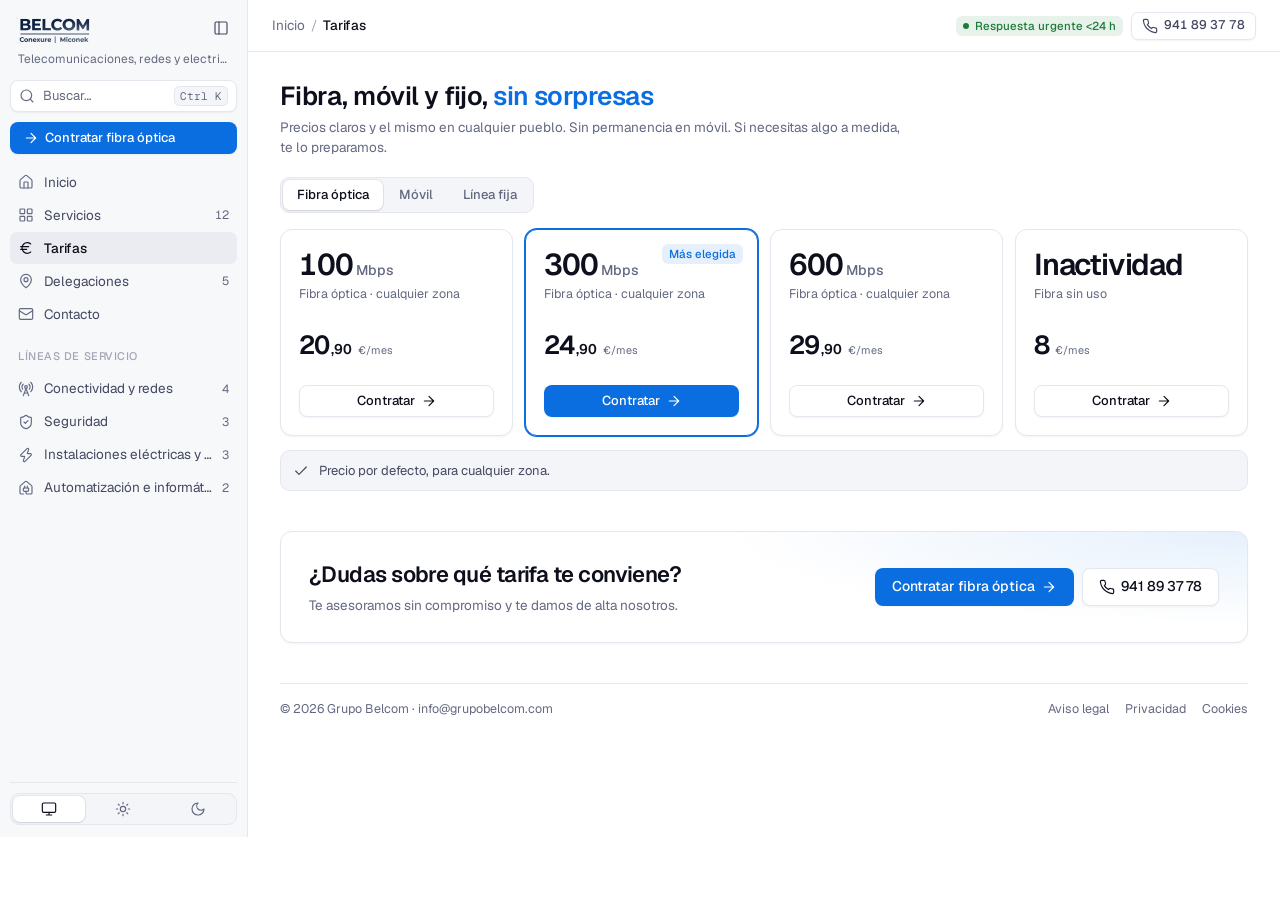
<file: tarifas.html>
<!DOCTYPE html>
<html lang="es">
<head>
<meta charset="UTF-8">
<meta name="viewport" content="width=device-width, initial-scale=1.0">
<title>Tarifas · Grupo Belcom</title>
<meta name="description" content="Tarifas de fibra óptica desde 20,90 €, móvil sin permanencia desde 6,90 € y línea fija desde 6 €. Mismo precio en cualquier zona.">
<meta name="theme-color" content="#ffffff" media="(prefers-color-scheme: light)">
<meta name="theme-color" content="#0a0b11" media="(prefers-color-scheme: dark)">
<link rel="canonical" href="https://www.grupobelcom.com/tarifas.html">
<link rel="preload" as="font" type="font/woff2" href="assets/fonts/geist.woff2" crossorigin>
<meta property="og:type" content="website">
<meta property="og:locale" content="es_ES">
<meta property="og:title" content="Tarifas · Grupo Belcom">
<meta property="og:description" content="Tarifas de fibra óptica desde 20,90 €, móvil sin permanencia desde 6,90 € y línea fija desde 6 €. Mismo precio en cualquier zona.">
<meta property="og:url" content="https://www.grupobelcom.com/tarifas.html">
<meta property="og:image" content="https://www.grupobelcom.com/assets/hero.jpg">
<meta name="twitter:card" content="summary_large_image">
<meta name="twitter:title" content="Tarifas · Grupo Belcom">
<meta name="twitter:description" content="Tarifas de fibra óptica desde 20,90 €, móvil sin permanencia desde 6,90 € y línea fija desde 6 €. Mismo precio en cualquier zona.">
<meta name="twitter:image" content="https://www.grupobelcom.com/assets/hero.jpg">
<link rel="icon" type="image/png" sizes="32x32" href="assets/favicon-32.png">
<link rel="icon" type="image/png" sizes="512x512" href="assets/favicon-512.png">
<link rel="apple-touch-icon" href="assets/favicon-180.png">
<script>try{var t=localStorage.getItem('belcom-tema');if(t==='light'||t==='dark')document.documentElement.setAttribute('data-theme',t)}catch(e){}</script>
<link rel="stylesheet" href="css/style.css?v=719647eb">
</head>
<body>
<a href="#contenido" class="skip-link">Ir al contenido</a>
<div class="app" id="app">
  <script>try{if(localStorage.getItem('belcom-sb')==='1')document.getElementById('app').classList.add('collapsed')}catch(e){}</script>
  <aside class="sb" id="sb">
    <div class="sb-head">
      <a class="sb-brand" href="index.html" aria-label="Grupo Belcom — inicio">
        <img class="logo-l" src="assets/wordmark-dark.png" srcset="assets/wordmark-dark.png 1x, assets/wordmark-dark@2x.png 2x" width="75" height="30" alt="Grupo Belcom">
        <img class="logo-d" src="assets/wordmark-alpha.png" srcset="assets/wordmark-alpha.png 1x, assets/wordmark-alpha@2x.png 2x" width="75" height="30" alt="">
      </a>
      <span class="sb-mark" aria-hidden="true">B</span>
      <button type="button" class="btn btn-ghost btn-icon btn-sm" id="sb-fold" data-tip="Plegar la barra (Ctrl ←)" aria-label="Plegar la barra lateral"><svg class="lucide" viewBox="0 0 24 24" fill="none" stroke="currentColor" stroke-width="2" stroke-linecap="round" stroke-linejoin="round" aria-hidden="true"><rect width="18" height="18" x="3" y="3" rx="2"/><path d="M9 3v18"/></svg></button>
      <button type="button" class="btn btn-ghost btn-icon btn-sm sb-close" id="sb-close" aria-label="Cerrar el menú"><svg class="lucide" viewBox="0 0 24 24" fill="none" stroke="currentColor" stroke-width="2" stroke-linecap="round" stroke-linejoin="round" aria-hidden="true"><path d="M18 6 6 18M6 6l12 12"/></svg></button>
    </div>
    <div class="sb-product">Telecomunicaciones, redes y electricidad</div>
    <button type="button" class="sb-search" data-cmdk data-tip="Buscar (Ctrl K)"><svg class="lucide" viewBox="0 0 24 24" fill="none" stroke="currentColor" stroke-width="2" stroke-linecap="round" stroke-linejoin="round" aria-hidden="true"><circle cx="11" cy="11" r="8"/><path d="m21 21-4.3-4.3"/></svg><span>Buscar…</span><kbd>Ctrl K</kbd></button>
    <a class="btn btn-primary sb-new" href="contacto.html" data-tip="Contratar fibra óptica"><svg class="lucide" viewBox="0 0 24 24" fill="none" stroke="currentColor" stroke-width="2" stroke-linecap="round" stroke-linejoin="round" aria-hidden="true"><path d="M5 12h14M12 5l7 7-7 7"/></svg><span>Contratar fibra óptica</span></a>
    <nav class="sb-nav" aria-label="Principal">
      <a class="sb-item" href="index.html" data-tip="Inicio"><svg class="lucide" viewBox="0 0 24 24" fill="none" stroke="currentColor" stroke-width="2" stroke-linecap="round" stroke-linejoin="round" aria-hidden="true"><path d="M15 21v-8a1 1 0 0 0-1-1h-4a1 1 0 0 0-1 1v8"/><path d="M3 10a2 2 0 0 1 .709-1.528l7-5.999a2 2 0 0 1 2.582 0l7 5.999A2 2 0 0 1 21 10v9a2 2 0 0 1-2 2H5a2 2 0 0 1-2-2z"/></svg><span class="lbl">Inicio</span></a>
      <a class="sb-item" href="servicios.html" data-tip="Servicios"><svg class="lucide" viewBox="0 0 24 24" fill="none" stroke="currentColor" stroke-width="2" stroke-linecap="round" stroke-linejoin="round" aria-hidden="true"><rect width="7" height="7" x="3" y="3" rx="1"/><rect width="7" height="7" x="14" y="3" rx="1"/><rect width="7" height="7" x="14" y="14" rx="1"/><rect width="7" height="7" x="3" y="14" rx="1"/></svg><span class="lbl">Servicios</span><span class="count">12</span></a>
      <a class="sb-item on" href="tarifas.html" data-tip="Tarifas" aria-current="page"><svg class="lucide" viewBox="0 0 24 24" fill="none" stroke="currentColor" stroke-width="2" stroke-linecap="round" stroke-linejoin="round" aria-hidden="true"><path d="M4 10h12M4 14h9"/><path d="M19 6a7.7 7.7 0 0 0-5.2-2A7.9 7.9 0 0 0 6 12c0 4.4 3.5 8 7.8 8 2 0 3.8-.8 5.2-2"/></svg><span class="lbl">Tarifas</span></a>
      <a class="sb-item" href="index.html#delegaciones" data-tip="Delegaciones"><svg class="lucide" viewBox="0 0 24 24" fill="none" stroke="currentColor" stroke-width="2" stroke-linecap="round" stroke-linejoin="round" aria-hidden="true"><path d="M20 10c0 6-8 12-8 12S4 16 4 10a8 8 0 0 1 16 0z"/><circle cx="12" cy="10" r="3"/></svg><span class="lbl">Delegaciones</span><span class="count">5</span></a>
      <a class="sb-item" href="contacto.html" data-tip="Contacto"><svg class="lucide" viewBox="0 0 24 24" fill="none" stroke="currentColor" stroke-width="2" stroke-linecap="round" stroke-linejoin="round" aria-hidden="true"><rect width="20" height="16" x="2" y="4" rx="2"/><path d="m22 7-8.97 5.7a1.94 1.94 0 0 1-2.06 0L2 7"/></svg><span class="lbl">Contacto</span></a>
    </nav>
    <div class="sb-group">Líneas de servicio</div>
    <nav class="sb-nav" aria-label="Líneas de servicio">
      <a class="sb-item" href="servicios.html#grupo-conectividad" data-tip="Conectividad y redes"><svg class="lucide" aria-hidden="true" xmlns="http://www.w3.org/2000/svg" viewBox="0 0 24 24" fill="none" stroke="currentColor" stroke-width="2" stroke-linecap="round" stroke-linejoin="round" > <path d="M4.9 16.1C1 12.2 1 5.8 4.9 1.9" /> <path d="M7.8 4.7a6.14 6.14 0 0 0-.8 7.5" /> <circle cx="12" cy="9" r="2" /> <path d="M16.2 4.8c2 2 2.26 5.11.8 7.47" /> <path d="M19.1 1.9a9.96 9.96 0 0 1 0 14.1" /> <path d="M9.5 18h5" /> <path d="m8 22 4-11 4 11" /> </svg><span class="lbl">Conectividad y redes</span><span class="count">4</span></a>
      <a class="sb-item" href="servicios.html#grupo-seguridad" data-tip="Seguridad"><svg class="lucide" aria-hidden="true" xmlns="http://www.w3.org/2000/svg" viewBox="0 0 24 24" fill="none" stroke="currentColor" stroke-width="2" stroke-linecap="round" stroke-linejoin="round" > <path d="M20 13c0 5-3.5 7.5-7.66 8.95a1 1 0 0 1-.67-.01C7.5 20.5 4 18 4 13V6a1 1 0 0 1 1-1c2 0 4.5-1.2 6.24-2.72a1.17 1.17 0 0 1 1.52 0C14.51 3.81 17 5 19 5a1 1 0 0 1 1 1z" /> <path d="m9 12 2 2 4-4" /> </svg><span class="lbl">Seguridad</span><span class="count">3</span></a>
      <a class="sb-item" href="servicios.html#grupo-energia" data-tip="Instalaciones eléctricas y energía"><svg class="lucide" aria-hidden="true" xmlns="http://www.w3.org/2000/svg" viewBox="0 0 24 24" fill="none" stroke="currentColor" stroke-width="2" stroke-linecap="round" stroke-linejoin="round" > <path d="M15.914 4a1.5 1.5 0 00-2.474-1.561l-9 9A1.5 1.5 0 005.5 14h4.002a.5.5 0 01.471.666L8.086 20a1.5 1.5 0 002.475 1.56l9-9A1.5 1.5 0 0018.5 10h-3.997a.5.5 0 01-.472-.667z" /> </svg><span class="lbl">Instalaciones eléctricas y energía</span><span class="count">3</span></a>
      <a class="sb-item" href="servicios.html#grupo-automatizacion" data-tip="Automatización e informática"><svg class="lucide" aria-hidden="true" xmlns="http://www.w3.org/2000/svg" viewBox="0 0 24 24" fill="none" stroke="currentColor" stroke-width="2" stroke-linecap="round" stroke-linejoin="round" > <path d="M10 12V8.964" /> <path d="M14 12V8.964" /> <path d="M15 12a1 1 0 0 1 1 1v2a2 2 0 0 1-2 2h-4a2 2 0 0 1-2-2v-2a1 1 0 0 1 1-1z" /> <path d="M8.5 21H5a2 2 0 0 1-2-2v-9a2 2 0 0 1 .709-1.528l7-6a2 2 0 0 1 2.582 0l7 6A2 2 0 0 1 21 10v9a2 2 0 0 1-2 2h-5a2 2 0 0 1-2-2v-2" /> </svg><span class="lbl">Automatización e informática</span><span class="count">2</span></a>
    </nav>
    <div class="sb-spacer"></div>
    <div class="sb-foot">
      <div class="seg full theme-seg" role="group" aria-label="Tema">
        <button type="button" data-tema="system" data-tip="Según el sistema" aria-label="Tema del sistema"><svg class="lucide" viewBox="0 0 24 24" fill="none" stroke="currentColor" stroke-width="2" stroke-linecap="round" stroke-linejoin="round" aria-hidden="true"><rect width="20" height="14" x="2" y="3" rx="2"/><path d="M8 21h8M12 17v4"/></svg></button>
        <button type="button" data-tema="light" data-tip="Claro" aria-label="Tema claro"><svg class="lucide" viewBox="0 0 24 24" fill="none" stroke="currentColor" stroke-width="2" stroke-linecap="round" stroke-linejoin="round" aria-hidden="true"><circle cx="12" cy="12" r="4"/><path d="M12 2v2M12 20v2m-7.07-2.93 1.41-1.41m11.32-11.32 1.41-1.41M2 12h2m16 0h2M4.93 4.93l1.41 1.41m11.32 11.32 1.41 1.41"/></svg></button>
        <button type="button" data-tema="dark" data-tip="Oscuro" aria-label="Tema oscuro"><svg class="lucide" viewBox="0 0 24 24" fill="none" stroke="currentColor" stroke-width="2" stroke-linecap="round" stroke-linejoin="round" aria-hidden="true"><path d="M12 3a6 6 0 0 0 9 9 9 9 0 1 1-9-9Z"/></svg></button>
      </div>
    </div>
  </aside>
  <div class="main">
    <header class="topbar">
      <button type="button" class="btn btn-ghost btn-icon nav-burger" id="nav-burger" aria-label="Abrir el menú" aria-controls="sb"><svg class="lucide" viewBox="0 0 24 24" fill="none" stroke="currentColor" stroke-width="2" stroke-linecap="round" stroke-linejoin="round" aria-hidden="true"><path d="M4 6h16M4 12h16M4 18h16"/></svg></button>
      <nav class="crumbs" aria-label="Migas de pan"><a href="index.html">Inicio</a><span class="sep">/</span><b>Tarifas</b></nav>
      <div class="right">
        <span class="badge ok sq hide-s" data-tip="Si algo falla, viene alguien de Belcom"><span class="dot"></span>Respuesta urgente &lt;24 h</span>
        <a class="btn btn-sm tel" href="tel:+34941893778" aria-label="Llamar al 941 89 37 78"><svg class="lucide" viewBox="0 0 24 24" fill="none" stroke="currentColor" stroke-width="2" stroke-linecap="round" stroke-linejoin="round" aria-hidden="true"><path d="M22 16.92v3a2 2 0 0 1-2.18 2 19.79 19.79 0 0 1-8.63-3.07 19.5 19.5 0 0 1-6-6 19.79 19.79 0 0 1-3.07-8.67A2 2 0 0 1 4.11 2h3a2 2 0 0 1 2 1.72c.13.96.36 1.9.7 2.81a2 2 0 0 1-.45 2.11L8.09 9.91a16 16 0 0 0 6 6l1.27-1.27a2 2 0 0 1 2.11-.45c.9.34 1.85.57 2.81.7A2 2 0 0 1 22 16.92z"/></svg><b>941 89 37 78</b></a>
      </div>
    </header>
    <main class="content" id="contenido" tabindex="-1">
      <div class="page">

        <div class="ph">
          <div>
            <h1>Fibra, móvil y fijo, <em>sin sorpresas</em></h1>
            <p class="sub">Precios claros y el mismo en cualquier pueblo. Sin permanencia en móvil. Si necesitas algo a medida, te lo preparamos.</p>
          </div>
        </div>
        <div class="seg lg seg-wrap" role="group" aria-label="Tipo de tarifa"><button type="button" class="on" data-ptab="fibra" aria-pressed="true">Fibra óptica</button><button type="button" class="" data-ptab="movil" aria-pressed="false">Móvil</button><button type="button" class="" data-ptab="fijo" aria-pressed="false">Línea fija</button></div>
        <div class="ptab-panel" id="ptab-fibra">
          <div class="plans">
            <article class="card plan">
              
              <div class="sp">100<small>Mbps</small></div><div class="sub">Fibra óptica · cualquier zona</div>
              <div class="price"><b>20</b><sup>,90</sup><small>€/mes</small></div>
              <a href="contacto.html" class="btn ">Contratar <svg class="lucide" viewBox="0 0 24 24" fill="none" stroke="currentColor" stroke-width="2" stroke-linecap="round" stroke-linejoin="round" aria-hidden="true"><path d="M5 12h14M12 5l7 7-7 7"/></svg></a>
            </article>
            <article class="card plan feat">
              <span class="badge accent sq">Más elegida</span>
              <div class="sp">300<small>Mbps</small></div><div class="sub">Fibra óptica · cualquier zona</div>
              <div class="price"><b>24</b><sup>,90</sup><small>€/mes</small></div>
              <a href="contacto.html" class="btn btn-primary">Contratar <svg class="lucide" viewBox="0 0 24 24" fill="none" stroke="currentColor" stroke-width="2" stroke-linecap="round" stroke-linejoin="round" aria-hidden="true"><path d="M5 12h14M12 5l7 7-7 7"/></svg></a>
            </article>
            <article class="card plan">
              
              <div class="sp">600<small>Mbps</small></div><div class="sub">Fibra óptica · cualquier zona</div>
              <div class="price"><b>29</b><sup>,90</sup><small>€/mes</small></div>
              <a href="contacto.html" class="btn ">Contratar <svg class="lucide" viewBox="0 0 24 24" fill="none" stroke="currentColor" stroke-width="2" stroke-linecap="round" stroke-linejoin="round" aria-hidden="true"><path d="M5 12h14M12 5l7 7-7 7"/></svg></a>
            </article>
            <article class="card plan">
              
              <div class="sp">Inactividad</div><div class="sub">Fibra sin uso</div>
              <div class="price"><b>8</b><small>€/mes</small></div>
              <a href="contacto.html" class="btn ">Contratar <svg class="lucide" viewBox="0 0 24 24" fill="none" stroke="currentColor" stroke-width="2" stroke-linecap="round" stroke-linejoin="round" aria-hidden="true"><path d="M5 12h14M12 5l7 7-7 7"/></svg></a>
            </article>
          </div>
          <div class="callout plans-note"><svg class="lucide" viewBox="0 0 24 24" fill="none" stroke="currentColor" stroke-width="2" stroke-linecap="round" stroke-linejoin="round" aria-hidden="true"><path d="M20 6 9 17l-5-5"/></svg><span>Precio por defecto, para cualquier zona.</span></div>
        </div>
        <div class="ptab-panel" id="ptab-movil">
          <div class="plans">
            <article class="card plan">
              
              <div class="sp">Sin datos</div><div class="sub">6.000 min incluidos</div>
              <div class="price"><b>6</b><sup>,90</sup><small>€/mes</small></div>
              <a href="contacto.html" class="btn ">Contratar <svg class="lucide" viewBox="0 0 24 24" fill="none" stroke="currentColor" stroke-width="2" stroke-linecap="round" stroke-linejoin="round" aria-hidden="true"><path d="M5 12h14M12 5l7 7-7 7"/></svg></a>
            </article>
            <article class="card plan">
              
              <div class="sp">25 GB</div><div class="sub">6.000 min incluidos</div>
              <div class="price"><b>6</b><sup>,95</sup><small>€/mes</small></div>
              <a href="contacto.html" class="btn ">Contratar <svg class="lucide" viewBox="0 0 24 24" fill="none" stroke="currentColor" stroke-width="2" stroke-linecap="round" stroke-linejoin="round" aria-hidden="true"><path d="M5 12h14M12 5l7 7-7 7"/></svg></a>
            </article>
            <article class="card plan">
              
              <div class="sp">70 GB</div><div class="sub">6.000 min incluidos</div>
              <div class="price"><b>8</b><sup>,90</sup><small>€/mes</small></div>
              <a href="contacto.html" class="btn ">Contratar <svg class="lucide" viewBox="0 0 24 24" fill="none" stroke="currentColor" stroke-width="2" stroke-linecap="round" stroke-linejoin="round" aria-hidden="true"><path d="M5 12h14M12 5l7 7-7 7"/></svg></a>
            </article>
            <article class="card plan feat">
              <span class="badge accent sq">Más elegida</span>
              <div class="sp">120 GB</div><div class="sub">6.000 min incluidos</div>
              <div class="price"><b>10</b><sup>,90</sup><small>€/mes</small></div>
              <a href="contacto.html" class="btn btn-primary">Contratar <svg class="lucide" viewBox="0 0 24 24" fill="none" stroke="currentColor" stroke-width="2" stroke-linecap="round" stroke-linejoin="round" aria-hidden="true"><path d="M5 12h14M12 5l7 7-7 7"/></svg></a>
            </article>
            <article class="card plan">
              
              <div class="sp">200 GB</div><div class="sub">6.000 min incluidos</div>
              <div class="price"><b>11</b><sup>,90</sup><small>€/mes</small></div>
              <a href="contacto.html" class="btn ">Contratar <svg class="lucide" viewBox="0 0 24 24" fill="none" stroke="currentColor" stroke-width="2" stroke-linecap="round" stroke-linejoin="round" aria-hidden="true"><path d="M5 12h14M12 5l7 7-7 7"/></svg></a>
            </article>
            <article class="card plan">
              
              <div class="sp">400 GB</div><div class="sub">6.000 min incluidos</div>
              <div class="price"><b>13</b><sup>,90</sup><small>€/mes</small></div>
              <a href="contacto.html" class="btn ">Contratar <svg class="lucide" viewBox="0 0 24 24" fill="none" stroke="currentColor" stroke-width="2" stroke-linecap="round" stroke-linejoin="round" aria-hidden="true"><path d="M5 12h14M12 5l7 7-7 7"/></svg></a>
            </article>
          </div>
          <div class="callout plans-note"><svg class="lucide" viewBox="0 0 24 24" fill="none" stroke="currentColor" stroke-width="2" stroke-linecap="round" stroke-linejoin="round" aria-hidden="true"><path d="M20 6 9 17l-5-5"/></svg><span>IVA incluido, sin permanencia. Mismo precio en cualquier pueblo.</span></div>
        </div>
        <div class="ptab-panel" id="ptab-fijo">
          <div class="plans">
            <article class="card plan">
              
              <div class="sp">Línea básica</div><div class="sub">Telefonía fija</div>
              <div class="price"><b>6</b><small>€/mes</small></div>
              <a href="contacto.html" class="btn ">Contratar <svg class="lucide" viewBox="0 0 24 24" fill="none" stroke="currentColor" stroke-width="2" stroke-linecap="round" stroke-linejoin="round" aria-hidden="true"><path d="M5 12h14M12 5l7 7-7 7"/></svg></a>
            </article>
            <article class="card plan feat">
              <span class="badge accent sq">Más elegida</span>
              <div class="sp">Con 1.000 minutos</div><div class="sub">Llamadas incluidas</div>
              <div class="price"><b>10</b><small>€/mes</small></div>
              <a href="contacto.html" class="btn btn-primary">Contratar <svg class="lucide" viewBox="0 0 24 24" fill="none" stroke="currentColor" stroke-width="2" stroke-linecap="round" stroke-linejoin="round" aria-hidden="true"><path d="M5 12h14M12 5l7 7-7 7"/></svg></a>
            </article>
          </div>
          <div class="callout plans-note"><svg class="lucide" viewBox="0 0 24 24" fill="none" stroke="currentColor" stroke-width="2" stroke-linecap="round" stroke-linejoin="round" aria-hidden="true"><path d="M20 6 9 17l-5-5"/></svg><span>Un alta en menos de 24 h laborables factura el mes completo.</span></div>
        </div>
        <section class="card cta" style="margin-top:40px">
          <div>
            <h2>¿Dudas sobre qué tarifa te conviene?</h2>
            <p>Te asesoramos sin compromiso y te damos de alta nosotros.</p>
          </div>
          <div class="actions">
            <a href="contacto.html" class="btn btn-primary">Contratar fibra óptica <svg class="lucide" viewBox="0 0 24 24" fill="none" stroke="currentColor" stroke-width="2" stroke-linecap="round" stroke-linejoin="round" aria-hidden="true"><path d="M5 12h14M12 5l7 7-7 7"/></svg></a>
            <a href="tel:+34941893778" class="btn"><svg class="lucide" viewBox="0 0 24 24" fill="none" stroke="currentColor" stroke-width="2" stroke-linecap="round" stroke-linejoin="round" aria-hidden="true"><path d="M22 16.92v3a2 2 0 0 1-2.18 2 19.79 19.79 0 0 1-8.63-3.07 19.5 19.5 0 0 1-6-6 19.79 19.79 0 0 1-3.07-8.67A2 2 0 0 1 4.11 2h3a2 2 0 0 1 2 1.72c.13.96.36 1.9.7 2.81a2 2 0 0 1-.45 2.11L8.09 9.91a16 16 0 0 0 6 6l1.27-1.27a2 2 0 0 1 2.11-.45c.9.34 1.85.57 2.81.7A2 2 0 0 1 22 16.92z"/></svg> 941 89 37 78</a>
          </div>
        </section>
        <footer class="foot-legal">
          <span>&copy; <span id="year">2026</span> Grupo Belcom · <a href="mailto:info@grupobelcom.com">info@grupobelcom.com</a></span>
          <nav aria-label="Legal"><a href="aviso-legal.html">Aviso legal</a><a href="privacidad.html">Privacidad</a><a href="cookies.html">Cookies</a></nav>
        </footer>
      </div>
    </main>
  </div>
  <div class="nav-scrim" id="nav-scrim"></div>
</div>
<div id="tip" role="tooltip"></div>
<script src="js/indice.js?v=e0b991fe"></script>
<script src="js/main.js?v=5650987f"></script>
</body>
</html>
</file>
<file: css/style.css>
/* Geist y Geist Mono (variables, empaquetadas: la web funciona sin Internet). Estilo del skill web-builder. */
@font-face { font-family: 'Geist Variable'; font-style: normal; font-display: swap; font-weight: 100 900;
  src: url('../assets/fonts/geist.woff2') format('woff2');
  unicode-range: U+0000-00FF,U+0131,U+0152-0153,U+02BB-02BC,U+02C6,U+02DA,U+02DC,U+0304,U+0308,U+0329,U+2000-206F,U+20AC,U+2122,U+2191,U+2193,U+2212,U+2215,U+FEFF,U+FFFD; }
@font-face { font-family: 'Geist Variable'; font-style: normal; font-display: swap; font-weight: 100 900;
  src: url('../assets/fonts/geist-ext.woff2') format('woff2');
  unicode-range: U+0100-02BA,U+02BD-02C5,U+02C7-02CC,U+02CE-02D7,U+02DD-02FF,U+0304,U+0308,U+0329,U+1D00-1DBF,U+1E00-1E9F,U+1EF2-1EFF,U+2020,U+20A0-20AB,U+20AD-20C0,U+2113,U+2C60-2C7F,U+A720-A7FF; }
@font-face { font-family: 'Geist Mono Variable'; font-style: normal; font-display: swap; font-weight: 100 900;
  src: url('../assets/fonts/geist-mono.woff2') format('woff2'); }

:root {
  --font: "Geist Variable", "Geist", ui-sans-serif, system-ui, -apple-system, "Segoe UI", Roboto, sans-serif;
  --mono: "Geist Mono Variable", "Geist Mono", ui-monospace, "SFMono-Regular", Menlo, Consolas, monospace;

  --bg: #ffffff;
  --sidebar: #f7f8fa;
  --surface: #ffffff;
  --surface-2: #f4f5f8;
  --surface-3: #eaecf2;
  --border: #e5e7ee;
  --border-strong: #d0d3de;
  --fg: #0d0f1c;
  --fg-2: #434860;
  --muted: #646981;
  --faint: #a2a5b6;

  --primary: #0a6ee0;
  --primary-hover: #0857b4;
  --primary-fg: #ffffff;
  --accent: #0a6ee0;
  --accent-soft: rgba(10, 110, 224, 0.10);
  --ring: rgba(10, 110, 224, 0.42);

  --ok: #1c7c39;
  --ok-soft: rgba(28, 124, 57, 0.10);
  --warn: #965800;
  --warn-soft: rgba(196, 128, 0, 0.12);
  --crit: #c83434;
  --crit-soft: rgba(200, 52, 52, 0.10);

  /* paleta de series validada para daltonismo (la de la app, sin cambios) */
  --series-1: #2a78d6;
  --series-2: #eb6834;
  --series-3: #1baf7a;
  --series-4: #eda100;
  --series-5: #e87ba4;
  --series-6: #008300;
  --series-7: #4a3aa7;
  --series-8: #e34948;
  --real: #8d90a0;
  --espera: #474b5e;
  --bar-soft: #c5cddd;
  --seq-0: #eef4fc;
  --seq-1: #c9dcf5;
  --seq-2: #93bbec;
  --seq-3: #5595de;
  --seq-4: #2a6fc4;
  --seq-5: #154a8f;

  --map-water: #eef2f8;
  --map-land: #ffffff;
  --map-conc: #e9ecf3;
  --map-conc-line: #c6cbd9;
  --map-quay: #b3b8c8;
  --map-sel: #3441c2;

  --shadow-sm: 0 1px 2px rgba(13, 15, 28, 0.05);
  --shadow-md: 0 4px 14px -4px rgba(13, 15, 28, 0.12), 0 0 0 1px rgba(13, 15, 28, 0.04);
  --shadow-lg: 0 24px 64px -16px rgba(13, 15, 28, 0.28), 0 0 0 1px rgba(13, 15, 28, 0.06);
  --overlay: rgba(10, 12, 24, 0.28);
  --logo-l: block;
  --logo-d: none;
  --sbw: 248px;
  --radius: 10px;
}
@media (prefers-color-scheme: dark) {
  :root:not([data-theme="light"]) {
    --bg: #0a0b11; --sidebar: #0d0e15; --surface: #11121a; --surface-2: #181a24; --surface-3: #212331;
    --border: #232533; --border-strong: #31344a; --fg: #eceef6; --fg-2: #b8bbcd; --muted: #8b8fa5; --faint: #5a5e74;
    --primary: #2f7fe6; --primary-hover: #4a92f0; --primary-fg: #ffffff;
    --accent: #6db0ff; --accent-soft: rgba(109, 176, 255, 0.14); --ring: rgba(109, 176, 255, 0.5);
    --ok: #46b866; --ok-soft: rgba(70, 184, 102, 0.14); --warn: #e3a23f; --warn-soft: rgba(227, 162, 63, 0.14);
    --crit: #f06c6c; --crit-soft: rgba(240, 108, 108, 0.14);
    --series-1: #3987e5; --series-2: #d95926; --series-3: #199e70; --series-4: #c98500;
    --series-5: #d55181; --series-6: #008300; --series-7: #9085e9; --series-8: #e66767;
    --real: #8c90a3; --espera: #c4c7d6; --bar-soft: #343a4f;
    --seq-0: #161c2a; --seq-1: #1b3150; --seq-2: #1f4f86; --seq-3: #2f74c4; --seq-4: #5c9be8; --seq-5: #a9cdfa;
    --map-water: #0e1320; --map-land: #11121a; --map-conc: #1b1e2b; --map-conc-line: #2f3346; --map-quay: #4a4f66; --map-sel: #8f98ff;
    --shadow-sm: none; --shadow-md: 0 0 0 1px rgba(255,255,255,0.06), 0 8px 24px -8px rgba(0,0,0,0.6);
    --shadow-lg: 0 0 0 1px rgba(255,255,255,0.08), 0 24px 64px -12px rgba(0,0,0,0.75); --overlay: rgba(0, 0, 0, 0.55);
    --logo-l: none; --logo-d: block;
    color-scheme: dark;
  }
}
:root[data-theme="dark"] {
  --bg: #0a0b11; --sidebar: #0d0e15; --surface: #11121a; --surface-2: #181a24; --surface-3: #212331;
  --border: #232533; --border-strong: #31344a; --fg: #eceef6; --fg-2: #b8bbcd; --muted: #8b8fa5; --faint: #5a5e74;
  --primary: #2f7fe6; --primary-hover: #4a92f0; --primary-fg: #ffffff;
  --accent: #6db0ff; --accent-soft: rgba(109, 176, 255, 0.14); --ring: rgba(109, 176, 255, 0.5);
  --ok: #46b866; --ok-soft: rgba(70, 184, 102, 0.14); --warn: #e3a23f; --warn-soft: rgba(227, 162, 63, 0.14);
  --crit: #f06c6c; --crit-soft: rgba(240, 108, 108, 0.14);
  --series-1: #3987e5; --series-2: #d95926; --series-3: #199e70; --series-4: #c98500;
  --series-5: #d55181; --series-6: #008300; --series-7: #9085e9; --series-8: #e66767;
  --real: #8c90a3; --espera: #c4c7d6; --bar-soft: #343a4f;
  --seq-0: #161c2a; --seq-1: #1b3150; --seq-2: #1f4f86; --seq-3: #2f74c4; --seq-4: #5c9be8; --seq-5: #a9cdfa;
  --map-water: #0e1320; --map-land: #11121a; --map-conc: #1b1e2b; --map-conc-line: #2f3346; --map-quay: #4a4f66; --map-sel: #8f98ff;
  --shadow-sm: none; --shadow-md: 0 0 0 1px rgba(255,255,255,0.06), 0 8px 24px -8px rgba(0,0,0,0.6);
  --shadow-lg: 0 0 0 1px rgba(255,255,255,0.08), 0 24px 64px -12px rgba(0,0,0,0.75); --overlay: rgba(0, 0, 0, 0.55);
  --logo-l: none; --logo-d: block;
  color-scheme: dark;
}

* { box-sizing: border-box; }
html, body { height: 100%; margin: 0; }
body { min-width: 320px; }
body {
  background: var(--bg); color: var(--fg); font-family: var(--font); font-size: 14px; line-height: 1.5;
  -webkit-font-smoothing: antialiased; overflow: hidden; text-wrap: pretty;
}
button, input, select, textarea { font: inherit; color: inherit; }
button { cursor: pointer; }
:focus-visible { outline: 2px solid var(--ring); outline-offset: 2px; }
h1, h2, h3 { margin: 0; text-wrap: balance; }
p { margin: 0; }
.mono { font-family: var(--mono); font-feature-settings: normal; }
.num, .tab { font-variant-numeric: tabular-nums; }
.muted { color: var(--muted); }
.faint { color: var(--faint); }
.ok { color: var(--ok); } .crit { color: var(--crit); } .warn { color: var(--warn); }
svg.lucide { width: 16px; height: 16px; stroke-width: 1.75; flex: none; }
.i14 svg.lucide, svg.lucide.i14 { width: 14px; height: 14px; }
.logo-l { display: var(--logo-l); }
.logo-d { display: var(--logo-d); }

/* ---------- shell ---------- */
.app { display: grid; grid-template-columns: var(--sbw) minmax(0, 1fr); height: 100%; transition: grid-template-columns .18s ease; }
.app.collapsed { --sbw: 60px; }
.sb { background: var(--sidebar); border-right: 1px solid var(--border); display: flex; flex-direction: column; min-width: 0; overflow: hidden; padding: 10px 10px 12px; gap: 2px; }
.sb-head { display: flex; align-items: center; justify-content: space-between; height: 36px; padding: 0 2px 0 6px; margin-bottom: 2px; }
.sb-brand { display: flex; align-items: center; min-width: 0; }
.sb-brand img { height: 22px; width: auto; }
.sb-mark { display: none; width: 28px; height: 28px; border-radius: 7px; background: var(--primary); color: var(--primary-fg); align-items: center; justify-content: center; font-weight: 700; font-size: 13px; letter-spacing: -0.02em; }
.sb-product { font-size: 12px; color: var(--muted); padding: 0 8px 10px; white-space: nowrap; }
.sb-search { display: flex; align-items: center; gap: 8px; height: 32px; padding: 0 8px; border-radius: 8px; border: 1px solid var(--border); background: var(--surface); color: var(--muted); font-size: 13px; text-align: left; box-shadow: var(--shadow-sm); white-space: nowrap; }
.sb-search span { flex: 1; overflow: hidden; text-overflow: ellipsis; }
.sb-search:hover { border-color: var(--border-strong); color: var(--fg-2); }
.sb-new { margin: 8px 0 10px; width: 100%; justify-content: flex-start; }
.sb-new span { flex: 1; text-align: left; }
.sb-nav { display: flex; flex-direction: column; gap: 1px; }
.sb-item { display: flex; align-items: center; gap: 10px; height: 32px; padding: 0 8px; border-radius: 7px; color: var(--fg-2); text-decoration: none; font-size: 13.5px; white-space: nowrap; border: 0; background: none; width: 100%; text-align: left; }
.sb-item:hover { background: var(--surface-3); color: var(--fg); }
.sb-item.on { background: var(--surface-3); color: var(--fg); font-weight: 500; }
.sb-item .lbl { flex: 1; overflow: hidden; text-overflow: ellipsis; }
.sb-item .count { font-size: 12px; color: var(--muted); font-variant-numeric: tabular-nums; }
.sb-group { font-size: 11px; font-weight: 500; letter-spacing: .05em; text-transform: uppercase; color: var(--faint); padding: 16px 8px 6px; white-space: nowrap; }
.sb-pin .dot { width: 8px; height: 8px; border-radius: 50%; flex: none; margin: 0 4px; }
.sb-spacer { flex: 1; }
.sb-live { margin: 8px 0; padding: 10px; border-radius: 9px; border: 1px solid var(--border); background: var(--surface); box-shadow: var(--shadow-sm); cursor: pointer; display: grid; gap: 6px; }
.sb-live:hover { border-color: var(--border-strong); }
.sb-live .t { display: flex; align-items: center; gap: 8px; font-size: 12.5px; font-weight: 500; white-space: nowrap; overflow: hidden; }
.sb-live .s { font-size: 12px; color: var(--muted); font-variant-numeric: tabular-nums; white-space: nowrap; }
.sb-foot { border-top: 1px solid var(--border); padding-top: 10px; display: grid; gap: 10px; }
.sb-user { display: flex; align-items: center; gap: 10px; padding: 0 4px; white-space: nowrap; overflow: hidden; }
.avatar { width: 28px; height: 28px; border-radius: 50%; background: var(--surface-3); color: var(--fg-2); display: grid; place-items: center; font-size: 11.5px; font-weight: 600; flex: none; }
.sb-user .who { font-size: 13px; line-height: 1.25; min-width: 0; }
.sb-user .who small { display: block; color: var(--muted); font-size: 11.5px; }
.sb-tef { display: flex; align-items: center; gap: 8px; padding: 0 6px; font-size: 11px; color: var(--faint); white-space: nowrap; }
.sb-tef img { height: 14px; width: auto; opacity: .9; }
.app.collapsed .sb { padding-inline: 10px; align-items: center; }
.app.collapsed .sb-brand img, .app.collapsed .sb-product, .app.collapsed .sb-search span, .app.collapsed .sb-search kbd,
.app.collapsed .sb-new span, .app.collapsed .sb-new kbd, .app.collapsed .sb-item .lbl, .app.collapsed .sb-item .count,
.app.collapsed .sb-group, .app.collapsed .sb-user .who, .app.collapsed .sb-tef span, .app.collapsed .sb-live .s, .app.collapsed .sb-live .t span, .app.collapsed .theme-seg { display: none; }
.app.collapsed .sb-mark { display: flex; }
.app.collapsed .sb-head { flex-direction: column; height: auto; gap: 8px; padding: 0; }
.app.collapsed .sb-search, .app.collapsed .sb-new, .app.collapsed .sb-item { width: 40px; justify-content: center; padding: 0; }
.app.collapsed .sb-live { width: 40px; padding: 8px 0; place-items: center; }
.app.collapsed .sb-user, .app.collapsed .sb-tef { padding: 0; justify-content: center; }

.main { display: flex; flex-direction: column; min-width: 0; min-height: 0; }
.topbar { height: 52px; flex: none; display: flex; align-items: center; gap: 12px; padding: 0 24px; border-bottom: 1px solid var(--border); background: var(--bg); }
.crumbs { display: flex; align-items: center; gap: 6px; font-size: 13.5px; color: var(--muted); min-width: 0; white-space: nowrap; }
.crumbs a { color: var(--muted); text-decoration: none; }
.crumbs a:hover { color: var(--fg); }
.crumbs b { color: var(--fg); font-weight: 500; overflow: hidden; text-overflow: ellipsis; }
.crumbs .sep { color: var(--faint); }
.topbar .right { margin-left: auto; display: flex; align-items: center; gap: 8px; }
.content { flex: 1; overflow: auto; min-height: 0; scroll-behavior: smooth; }
.page { max-width: 1280px; margin: 0 auto; padding: 28px 32px 72px; animation: enter .18s ease-out; }
@keyframes enter { from { opacity: .4; transform: translateY(4px); } to { opacity: 1; transform: none; } }
.ph { display: flex; align-items: flex-end; justify-content: space-between; gap: 16px; margin-bottom: 20px; flex-wrap: wrap; }
.ph h1 { font-size: 22px; font-weight: 600; letter-spacing: -0.02em; line-height: 1.25; }
.ph .sub { color: var(--muted); font-size: 13.5px; margin-top: 4px; }
.ph .meta { display: flex; flex-wrap: wrap; gap: 6px 14px; color: var(--muted); font-size: 12.5px; margin-top: 6px; }
.ph .meta span { display: inline-flex; align-items: center; gap: 6px; }
.actions { display: flex; gap: 8px; align-items: center; flex-wrap: wrap; }
.title-row { display: flex; align-items: center; gap: 10px; flex-wrap: wrap; }

/* ---------- primitivas ---------- */
a.btn, a.sb-item { text-decoration: none; }
.btn { display: inline-flex; align-items: center; justify-content: center; gap: 6px; height: 32px; padding: 0 12px; border-radius: 8px; border: 1px solid var(--border); background: var(--surface); color: var(--fg); font-size: 13px; font-weight: 500; white-space: nowrap; box-shadow: var(--shadow-sm); transition: background .12s, border-color .12s, color .12s, transform .06s; }
.btn:hover { background: var(--surface-2); border-color: var(--border-strong); }
.btn:active { transform: translateY(0.5px); }
.btn[disabled] { opacity: .45; pointer-events: none; }
.btn-primary { background: var(--primary); color: var(--primary-fg); border-color: transparent; }
.btn-primary:hover { background: var(--primary-hover); border-color: transparent; }
.btn-ghost { background: transparent; border-color: transparent; box-shadow: none; color: var(--fg-2); }
.btn-ghost:hover { background: var(--surface-3); border-color: transparent; color: var(--fg); }
.btn-danger { color: var(--crit); }
.btn-danger:hover { background: var(--crit-soft); border-color: color-mix(in oklab, var(--crit) 40%, transparent); }
.btn-danger-solid { background: var(--crit); color: #fff; border-color: transparent; }
.btn-danger-solid:hover { background: color-mix(in oklab, var(--crit) 88%, black); }
.btn-sm { height: 28px; padding: 0 10px; font-size: 12.5px; border-radius: 7px; }
.btn-lg { height: 38px; padding: 0 16px; font-size: 14px; }
.btn-icon { width: 32px; padding: 0; }
.btn-icon.btn-sm { width: 28px; }
.btn kbd, .sb-search kbd { margin-left: 4px; }
kbd, .kbd { font-family: var(--mono); font-size: 11px; line-height: 18px; min-width: 18px; padding: 0 5px; border-radius: 5px; border: 1px solid var(--border); background: var(--surface-2); color: var(--muted); text-align: center; display: inline-block; }
.btn-primary kbd { background: rgba(255,255,255,.14); border-color: rgba(255,255,255,.22); color: inherit; opacity: .8; }

.input, .select { height: 32px; border-radius: 8px; border: 1px solid var(--border); background: var(--surface); padding: 0 10px; font-size: 13.5px; width: 100%; box-shadow: var(--shadow-sm); transition: border-color .12s, box-shadow .12s; }
.input:hover, .select:hover { border-color: var(--border-strong); }
.input:focus, .select:focus { outline: none; border-color: var(--accent); box-shadow: 0 0 0 3px var(--accent-soft); }
.input-wrap { position: relative; display: flex; align-items: center; }
.input-wrap .lead { position: absolute; left: 10px; color: var(--muted); pointer-events: none; display: flex; }
.input-wrap .lead + .input { padding-left: 32px; }
.input-wrap .unit { position: absolute; right: 10px; color: var(--muted); font-size: 12.5px; pointer-events: none; }
.input.num { font-variant-numeric: tabular-nums; }
.field { display: grid; gap: 6px; }
.field label, .label { font-size: 12.5px; font-weight: 500; color: var(--fg-2); }
.hint { font-size: 12px; color: var(--muted); }

.seg { display: inline-flex; padding: 2px; gap: 2px; border-radius: 9px; background: var(--surface-2); border: 1px solid var(--border); }
.seg button { border: 0; background: none; height: 26px; padding: 0 10px; border-radius: 7px; font-size: 12.5px; font-weight: 500; color: var(--muted); display: inline-flex; align-items: center; gap: 6px; white-space: nowrap; }
.seg button:hover { color: var(--fg); }
.seg button.on { background: var(--surface); color: var(--fg); box-shadow: 0 1px 2px rgba(13,15,28,.1), 0 0 0 1px var(--border); }
.seg.full { display: flex; } .seg.full button { flex: 1; justify-content: center; }
.seg.lg button { height: 30px; padding: 0 14px; font-size: 13px; }

.switch { position: relative; width: 34px; height: 20px; border-radius: 999px; background: var(--surface-3); border: 1px solid var(--border-strong); flex: none; transition: background .15s; padding: 0; }
.switch::after { content: ""; position: absolute; top: 2px; left: 2px; width: 14px; height: 14px; border-radius: 50%; background: var(--surface); box-shadow: 0 1px 2px rgba(0,0,0,.25); transition: transform .15s; }
.switch.on { background: var(--accent); border-color: transparent; }
.switch.on::after { transform: translateX(14px); background: #fff; }
.check { width: 16px; height: 16px; border-radius: 4px; border: 1px solid var(--border-strong); background: var(--surface); display: inline-grid; place-items: center; flex: none; padding: 0; color: transparent; }
.check svg.lucide { width: 12px; height: 12px; stroke-width: 3; }
.check.on { background: var(--accent); border-color: var(--accent); color: #fff; }

.badge { display: inline-flex; align-items: center; gap: 6px; height: 22px; padding: 0 8px; border-radius: 999px; font-size: 12px; font-weight: 500; border: 1px solid var(--border); color: var(--fg-2); background: var(--surface); white-space: nowrap; }
.badge .dot { width: 6px; height: 6px; border-radius: 50%; background: currentColor; }
.badge.ok { color: var(--ok); background: var(--ok-soft); border-color: transparent; }
.badge.warn { color: var(--warn); background: var(--warn-soft); border-color: transparent; }
.badge.crit { color: var(--crit); background: var(--crit-soft); border-color: transparent; }
.badge.accent { color: var(--accent); background: var(--accent-soft); border-color: transparent; }
.badge.soft { background: var(--surface-2); border-color: transparent; }
.badge.sq { border-radius: 6px; height: 20px; padding: 0 6px; font-size: 11.5px; }
.live-dot { width: 8px; height: 8px; border-radius: 50%; background: var(--series-1); position: relative; flex: none; }
.live-dot::after { content: ""; position: absolute; inset: -4px; border-radius: 50%; border: 2px solid var(--series-1); opacity: 0; animation: ping 1.4s ease-out infinite; }
@keyframes ping { 0% { transform: scale(.5); opacity: .7; } 100% { transform: scale(1.4); opacity: 0; } }
.spin { animation: spin 1s linear infinite; }
@keyframes spin { to { transform: rotate(360deg); } }

.card { background: var(--surface); border: 1px solid var(--border); border-radius: 12px; box-shadow: var(--shadow-sm); min-width: 0; }
.card-h { display: flex; align-items: center; gap: 10px; padding: 14px 16px 0; flex-wrap: wrap; }
.card-h h2, .card-h h3 { font-size: 14px; font-weight: 600; letter-spacing: -0.005em; }
.card-h .d { color: var(--muted); font-size: 12.5px; }
.card-h .right { margin-left: auto; display: flex; gap: 8px; align-items: center; }
.card-b { padding: 14px 16px 16px; }
.card-f { border-top: 1px solid var(--border); padding: 10px 16px; display: flex; align-items: center; gap: 10px; font-size: 12.5px; color: var(--muted); }
.divider { height: 1px; background: var(--border); margin: 0; border: 0; }

.tabs { display: flex; gap: 2px; border-bottom: 1px solid var(--border); margin-bottom: 20px; overflow-x: auto; scrollbar-width: none; }
.tabs button { border: 0; background: none; height: 40px; padding: 0 12px; font-size: 13.5px; color: var(--muted); position: relative; display: inline-flex; align-items: center; gap: 7px; white-space: nowrap; border-radius: 7px 7px 0 0; }
.tabs button:hover { color: var(--fg); }
.tabs button.on { color: var(--fg); font-weight: 500; }
.tabs button.on::after { content: ""; position: absolute; left: 8px; right: 8px; bottom: -1px; height: 2px; border-radius: 2px; background: var(--fg); }
.tabs .count { font-size: 11.5px; color: var(--muted); background: var(--surface-2); border-radius: 999px; padding: 0 6px; line-height: 18px; }

.skel { background: linear-gradient(90deg, var(--surface-2) 0%, var(--surface-3) 50%, var(--surface-2) 100%); background-size: 200% 100%; animation: shimmer 1.1s linear infinite; border-radius: 6px; height: 14px; }
@keyframes shimmer { from { background-position: 200% 0; } to { background-position: -200% 0; } }

.callout { display: flex; gap: 10px; align-items: flex-start; padding: 10px 12px; border-radius: 10px; border: 1px solid var(--border); background: var(--surface-2); font-size: 13px; color: var(--fg-2); }
.callout.warn { background: var(--warn-soft); border-color: transparent; }
.callout.warn > svg { color: var(--warn); }
.callout.ok { background: var(--ok-soft); border-color: transparent; }
.callout.ok > svg { color: var(--ok); }
.callout > svg { margin-top: 2px; }
.callout b { color: var(--fg); font-weight: 600; }

/* tablas */
.tbl-wrap { overflow-x: auto; }
table.tbl { width: 100%; border-collapse: separate; border-spacing: 0; font-size: 13px; }
.tbl th { text-align: left; font-weight: 500; color: var(--muted); font-size: 12px; height: 36px; padding: 0 12px; border-bottom: 1px solid var(--border); white-space: nowrap; background: var(--surface); position: sticky; top: 0; z-index: 1; user-select: none; }
.tbl th.sort { cursor: pointer; }
.tbl th.sort:hover { color: var(--fg); }
.tbl td { height: 40px; padding: 0 12px; border-bottom: 1px solid var(--border); white-space: nowrap; }
.tbl tr:last-child td { border-bottom: 0; }
.tbl tbody tr { transition: background .1s; }
.tbl tbody tr.click { cursor: pointer; }
.tbl tbody tr:hover { background: var(--surface-2); }
.tbl tbody tr.sel { background: var(--accent-soft); }
.tbl .r { text-align: right; font-variant-numeric: tabular-nums; }
.tbl .c { text-align: center; }
.tbl .name { font-weight: 500; color: var(--fg); }
.tbl td.wrap { white-space: normal; min-width: 240px; line-height: 1.35; padding-block: 8px; }
.tbl .sub { font-size: 12px; color: var(--muted); }
.tbl td.w0 { width: 1%; }
.tbl.dense td { height: 34px; }
.tbl .grp td { background: var(--surface-2); height: 34px; font-size: 12.5px; color: var(--muted); }
.tbl .grp td b { color: var(--fg); font-weight: 600; }

/* ---------- tooltip, menú, toasts, diálogo, sheet, cmdk ---------- */
#tip { position: fixed; z-index: 90; pointer-events: none; background: var(--fg); color: var(--bg); font-size: 12px; line-height: 1.4; padding: 6px 8px; border-radius: 6px; max-width: 300px; opacity: 0; transform: translateY(2px); transition: opacity .1s, transform .1s; white-space: pre-line; box-shadow: var(--shadow-md); }
#tip.show { opacity: 1; transform: none; }
#tip b { font-weight: 600; }
.menu { position: fixed; z-index: 80; min-width: 200px; background: var(--surface); border: 1px solid var(--border); border-radius: 10px; box-shadow: var(--shadow-lg); padding: 4px; animation: pop .12s ease-out; }
.menu button { display: flex; align-items: center; gap: 8px; width: 100%; height: 32px; padding: 0 8px; border: 0; background: none; border-radius: 6px; font-size: 13px; text-align: left; color: var(--fg); }
.menu button:hover { background: var(--surface-2); }
.menu button[disabled] { color: var(--faint); pointer-events: none; }
.menu .sep { height: 1px; background: var(--border); margin: 4px; }
.menu .mh { font-size: 11.5px; color: var(--muted); padding: 6px 8px 4px; }
.menu .tick { margin-left: auto; color: var(--accent); }
@keyframes pop { from { opacity: 0; transform: scale(.97) translateY(-2px); } to { opacity: 1; transform: none; } }
#toasts { position: fixed; right: 20px; bottom: 20px; z-index: 95; display: flex; flex-direction: column; gap: 8px; width: 360px; max-width: calc(100vw - 40px); }
.toast { background: var(--surface); border: 1px solid var(--border); border-radius: 12px; box-shadow: var(--shadow-lg); padding: 12px 14px; display: flex; gap: 10px; align-items: flex-start; animation: slidein .22s cubic-bezier(.2,.9,.3,1.2); }
.toast .tt { font-size: 13.5px; font-weight: 500; }
.toast .td { font-size: 12.5px; color: var(--muted); margin-top: 1px; }
.toast .ti { margin-top: 2px; }
.toast .ti.ok { color: var(--ok); } .toast .ti.info { color: var(--series-1); } .toast .ti.warn { color: var(--warn); }
.toast .ta { margin-left: auto; align-self: center; }
.toast.out { animation: slideout .18s ease-in forwards; }
@keyframes slidein { from { opacity: 0; transform: translateY(10px) scale(.98); } to { opacity: 1; transform: none; } }
@keyframes slideout { to { opacity: 0; transform: translateX(20px); } }
.overlay { position: fixed; inset: 0; background: var(--overlay); z-index: 70; animation: fade .14s ease-out; backdrop-filter: blur(2px); }
@keyframes fade { from { opacity: 0; } }
.dialog { position: fixed; z-index: 71; left: 50%; top: 50%; transform: translate(-50%, -50%); width: 440px; max-width: calc(100vw - 32px); background: var(--surface); border: 1px solid var(--border); border-radius: 14px; box-shadow: var(--shadow-lg); padding: 20px; animation: dlg .16s ease-out; }
@keyframes dlg { from { opacity: 0; transform: translate(-50%, -48%) scale(.98); } }
.dialog h3 { font-size: 16px; font-weight: 600; letter-spacing: -0.01em; }
.dialog .body { color: var(--muted); font-size: 13.5px; margin-top: 8px; }
.dialog .body b { color: var(--fg); }
.dialog .foot { display: flex; justify-content: flex-end; gap: 8px; margin-top: 20px; }
.sheet { position: fixed; z-index: 71; top: 8px; right: 8px; bottom: 8px; width: 620px; max-width: calc(100vw - 16px); background: var(--surface); border: 1px solid var(--border); border-radius: 14px; box-shadow: var(--shadow-lg); display: flex; flex-direction: column; animation: sheet .2s cubic-bezier(.2,.8,.3,1); overflow: hidden; }
@keyframes sheet { from { transform: translateX(24px); opacity: 0; } }
.sheet-h { padding: 18px 20px 14px; border-bottom: 1px solid var(--border); display: flex; gap: 12px; align-items: flex-start; }
.sheet-h h3 { font-size: 17px; font-weight: 600; letter-spacing: -0.01em; }
.sheet-h .x { margin-left: auto; }
.sheet-b { padding: 18px 20px; overflow: auto; display: grid; gap: 18px; align-content: start; }
.sheet-f { border-top: 1px solid var(--border); padding: 12px 20px; display: flex; gap: 8px; }
dl.kv { display: grid; grid-template-columns: 140px 1fr; gap: 8px 12px; margin: 0; font-size: 13px; }
dl.kv dt { color: var(--muted); }
dl.kv dd { margin: 0; font-variant-numeric: tabular-nums; }
.cmdk-wrap { position: fixed; inset: 0; z-index: 75; display: flex; justify-content: center; align-items: flex-start; padding-top: 12vh; }
.cmdk { width: 640px; max-width: calc(100vw - 32px); background: var(--surface); border: 1px solid var(--border); border-radius: 14px; box-shadow: var(--shadow-lg); overflow: hidden; animation: pop .14s ease-out; position: relative; z-index: 76; }
.cmdk-in { display: flex; align-items: center; gap: 10px; padding: 0 16px; height: 52px; border-bottom: 1px solid var(--border); }
.cmdk-in input { flex: 1; border: 0; background: none; outline: none; font-size: 15px; height: 100%; }
.cmdk-in input::placeholder { color: var(--faint); }
.cmdk-list { max-height: 400px; overflow: auto; padding: 6px; }
.cmdk-g { font-size: 11.5px; color: var(--muted); font-weight: 500; padding: 10px 10px 4px; }
.cmdk-it { display: flex; align-items: center; gap: 10px; height: 40px; padding: 0 10px; border-radius: 8px; cursor: pointer; font-size: 13.5px; }
.cmdk-it .ic { width: 26px; height: 26px; border-radius: 7px; border: 1px solid var(--border); display: grid; place-items: center; color: var(--muted); flex: none; background: var(--surface); }
.cmdk-it .l { flex: none; color: var(--fg); }
.cmdk-it .s { color: var(--muted); font-size: 12.5px; flex: 1; min-width: 0; overflow: hidden; text-overflow: ellipsis; white-space: nowrap; }
.cmdk-it .k { margin-left: auto; display: flex; gap: 4px; }
.cmdk-it.on { background: var(--surface-2); }
.cmdk-it.on .ic { color: var(--fg); border-color: var(--border-strong); }
.cmdk-it mark { background: none; color: var(--accent); font-weight: 600; }
.cmdk-f { display: flex; gap: 16px; padding: 0 16px; height: 38px; align-items: center; border-top: 1px solid var(--border); font-size: 12px; color: var(--muted); background: var(--surface-2); }
.cmdk-f span { display: inline-flex; gap: 6px; align-items: center; }
.cmdk-empty { padding: 32px; text-align: center; color: var(--muted); font-size: 13.5px; }


/* =====================================================================================================
   Belcom: piezas propias de la web de empresa (sobre la base del skill web-builder)
   ===================================================================================================== */
:root { --img-filter: none; --hero-glow: rgba(10, 110, 224, 0.10); }
@media (prefers-color-scheme: dark) { :root:not([data-theme="light"]) { --img-filter: brightness(.82) saturate(.95); --hero-glow: rgba(47, 127, 230, 0.16); } }
:root[data-theme="dark"] { --img-filter: brightness(.82) saturate(.95); --hero-glow: rgba(47, 127, 230, 0.16); }

html { scroll-behavior: smooth; }
.skip-link { position: absolute; left: 12px; top: -60px; z-index: 200; background: var(--primary); color: var(--primary-fg); padding: 8px 14px; border-radius: 8px; }
.skip-link:focus { top: 12px; }
.sb-brand img { height: 30px; }
.sb-product { overflow: hidden; text-overflow: ellipsis; }
.sb-brand { text-decoration: none; }
.sb-scroll { display: flex; flex-direction: column; gap: 1px; min-height: 0; overflow: auto; }
.sb-item svg { color: var(--muted); }
.sb-item.on svg, .sb-item:hover svg { color: var(--fg); }
.sb-item .count { margin-left: auto; }
.sb-foot .sb-tef { white-space: normal; line-height: 1.35; align-items: flex-start; }
.sb-foot .sb-tef svg { margin-top: 1px; color: var(--ok); }
.theme-seg { width: 100%; }
.theme-seg button { flex: 1; justify-content: center; }
.nav-burger { display: none; }
.sb-close { display: none; }
.topbar .tel { color: var(--fg-2); }
.topbar .tel b { font-weight: 500; font-variant-numeric: tabular-nums; }
.page { padding-bottom: 56px; }

/* cabecera de página */
.ph h1 em, .hero-card h1 em { font-style: normal; color: var(--accent); }
.ph h1 { font-size: 26px; }
.ph .sub { max-width: 70ch; }
.sec-h { display: flex; align-items: flex-end; justify-content: space-between; gap: 16px; margin: 40px 0 14px; flex-wrap: wrap; }
.sec-h:first-child { margin-top: 0; }
.sec-h h2 { font-size: 20px; font-weight: 600; letter-spacing: -0.02em; line-height: 1.25; }
.sec-h p { color: var(--muted); font-size: 13.5px; margin-top: 4px; max-width: 64ch; }
.link { display: inline-flex; align-items: center; gap: 6px; color: var(--accent); font-size: 13px; font-weight: 500; text-decoration: none; white-space: nowrap; }
.link:hover { text-decoration: underline; text-underline-offset: 3px; }
.link svg { width: 14px; height: 14px; transition: transform .15s; }
.link:hover svg { transform: translateX(3px); }

/* mosaico de inicio */
.bento-top { display: grid; grid-template-columns: minmax(0, 5fr) minmax(0, 7fr); gap: 12px; }
.bento-r { display: grid; grid-template-columns: repeat(3, minmax(0, 1fr)); gap: 12px; }
.bento { display: grid; grid-template-columns: repeat(12, minmax(0, 1fr)); gap: 12px; }
.c4 { grid-column: span 4; } .c6 { grid-column: span 6; } .c12 { grid-column: span 12; }
.hero-card { padding: 28px; display: flex; flex-direction: column; gap: 0; position: relative; overflow: hidden; background: radial-gradient(120% 90% at 0% 0%, var(--hero-glow), transparent 60%), var(--surface); }
.hero-card h1 { font-size: 44px; font-weight: 600; letter-spacing: -0.04em; line-height: 1.06; margin: 18px 0 14px; }
.hero-card .lead { color: var(--fg-2); font-size: 15.5px; line-height: 1.55; max-width: 46ch; }
.hero-card .actions { margin-top: 24px; }
.hero-card .btn-lg { height: 40px; padding: 0 18px; font-size: 14px; }
.checks { list-style: none; margin: auto 0 0; padding: 22px 0 0; display: flex; gap: 8px 18px; flex-wrap: wrap; font-size: 13px; color: var(--fg-2); }
.checks li { display: inline-flex; align-items: center; gap: 6px; }
.checks svg { color: var(--ok); }
.tile { padding: 16px; display: flex; flex-direction: column; gap: 6px; min-height: 148px; }
.tile .k { font-size: 12.5px; color: var(--muted); display: flex; align-items: center; gap: 6px; }
.tile .v { font-size: 44px; font-weight: 600; letter-spacing: -0.045em; font-variant-numeric: tabular-nums; line-height: 1.05; margin-top: auto; }
.tile .v small { font-size: 14px; color: var(--muted); font-weight: 500; letter-spacing: 0; margin-left: 4px; }
.tile .d { font-size: 12.5px; color: var(--muted); }
.tile.accent .v { color: var(--accent); }

/* categorías de servicio con foto */
.cats { display: grid; grid-template-columns: repeat(2, minmax(0, 1fr)); gap: 12px; }
.cat { display: flex; flex-direction: column; overflow: hidden; }
.cat-img { position: relative; height: 150px; overflow: hidden; border-bottom: 1px solid var(--border); background: var(--surface-3); }
.cat-img img { width: 100%; height: 100%; object-fit: cover; filter: var(--img-filter); transition: transform .5s ease; }
.cat:hover .cat-img img { transform: scale(1.03); }
.cat-n { position: absolute; left: 12px; top: 12px; }
.cat-b { padding: 16px; display: flex; flex-direction: column; gap: 10px; flex: 1; }
.cat-b h3 { font-size: 16px; font-weight: 600; letter-spacing: -0.015em; }
.cat-b p { font-size: 13px; color: var(--muted); }
.chips { display: flex; flex-wrap: wrap; gap: 6px; margin-top: auto; padding-top: 4px; }
.chip-link { display: inline-flex; align-items: center; gap: 6px; height: 28px; padding: 0 10px; border-radius: 999px; border: 1px solid var(--border); background: var(--surface); font-size: 12.5px; color: var(--fg-2); text-decoration: none; transition: border-color .12s, background .12s, color .12s; }
.chip-link:hover { border-color: var(--border-strong); background: var(--surface-2); color: var(--fg); }
.chip-link svg { width: 14px; height: 14px; color: var(--muted); }

/* resumen de tarifas en inicio */
.tarcard { padding: 18px; display: flex; flex-direction: column; gap: 4px; text-decoration: none; color: inherit; transition: border-color .12s, background .12s; }
.tarcard:hover { border-color: var(--border-strong); background: var(--surface-2); }
.tarcard .k { font-size: 12.5px; color: var(--muted); }
.tarcard .v { font-size: 40px; font-weight: 600; letter-spacing: -0.045em; font-variant-numeric: tabular-nums; line-height: 1.1; margin-top: 6px; }
.tarcard .v small { font-size: 13px; color: var(--muted); font-weight: 500; letter-spacing: 0; margin-left: 4px; }
.tarcard .d { font-size: 12.5px; color: var(--muted); flex: 1; }
.tarcard .link { margin-top: 12px; }

/* delegaciones */
.cities { display: grid; grid-template-columns: repeat(5, minmax(0, 1fr)); }
.city { padding: 16px; border-left: 1px solid var(--border); display: grid; gap: 2px; }
.city:first-child { border-left: 0; }
.city b { font-size: 15px; font-weight: 600; letter-spacing: -0.01em; display: flex; align-items: center; gap: 8px; }
.city small { color: var(--muted); font-size: 12.5px; margin-left: 16px; }
.city .stdot { width: 8px; height: 8px; border: 0; background: var(--accent); box-shadow: 0 0 0 3px var(--accent-soft); }

/* llamada a la acción */
.cta { padding: 26px 28px; display: flex; align-items: center; justify-content: space-between; gap: 20px; flex-wrap: wrap; background: radial-gradient(90% 140% at 100% 0%, var(--hero-glow), transparent 60%), var(--surface); }
.cta h2 { font-size: 22px; font-weight: 600; letter-spacing: -0.025em; }
.cta p { color: var(--muted); font-size: 13.5px; margin-top: 4px; }
.cta .actions .btn { height: 38px; padding: 0 16px; font-size: 14px; }
.kd { margin-top: 12px; }

/* servicios */
.subnav { display: flex; gap: 6px; flex-wrap: wrap; margin-bottom: 4px; }
.svc-group { margin-top: 34px; scroll-margin-top: 16px; }
.svc-group:first-of-type { margin-top: 24px; }
.svc-group .sec-h { margin: 0 0 12px; }
.svc-group .sec-h h2 { display: flex; align-items: center; gap: 10px; }
.svc-list { display: grid; grid-template-columns: repeat(2, minmax(0, 1fr)); gap: 12px; }
.svc { display: grid; grid-template-columns: 200px minmax(0, 1fr); overflow: hidden; scroll-margin-top: 16px; }
.svc:target { border-color: var(--accent); box-shadow: 0 0 0 3px var(--accent-soft); }
.svc-img { position: relative; background: var(--surface-3); min-height: 100%; }
.svc-img img { position: absolute; inset: 0; width: 100%; height: 100%; object-fit: cover; filter: var(--img-filter); }
.svc-b { padding: 16px; display: flex; flex-direction: column; gap: 8px; }
.svc-t { display: flex; align-items: center; gap: 10px; }
.svc-t .ico { width: 30px; height: 30px; border-radius: 8px; background: var(--accent-soft); color: var(--accent); display: grid; place-items: center; flex: none; }
.svc-t .ico svg { width: 16px; height: 16px; }
.svc-t h3 { font-size: 15px; font-weight: 600; letter-spacing: -0.01em; }
.svc-b p { font-size: 13px; color: var(--fg-2); line-height: 1.55; }

/* tarifas */
.plans { display: grid; grid-template-columns: repeat(auto-fill, minmax(220px, 1fr)); gap: 12px; }
.plan { padding: 18px; display: flex; flex-direction: column; gap: 4px; position: relative; }
.plan.feat { border-color: var(--accent); box-shadow: 0 0 0 1px var(--accent), var(--shadow-sm); }
.plan .badge { position: absolute; right: 14px; top: 14px; }
.plan .sp { font-size: 30px; font-weight: 600; letter-spacing: -0.04em; line-height: 1.1; font-variant-numeric: tabular-nums; }
.plan .sp small { font-size: 14px; font-weight: 500; color: var(--muted); letter-spacing: 0; margin-left: 4px; }
.plan .sub { color: var(--muted); font-size: 12.5px; }
.plan .price { margin: 18px 0 16px; font-size: 13px; color: var(--muted); display: flex; align-items: baseline; gap: 2px; font-variant-numeric: tabular-nums; }
.plan .price b { font-size: 26px; font-weight: 600; letter-spacing: -0.03em; color: var(--fg); }
.plan .price sup { font-size: 14px; color: var(--fg); font-weight: 600; top: -.55em; }
.plan .price small { margin-left: 4px; }
.plan .btn { margin-top: auto; }
.plans-note { margin-top: 14px; }
.seg-wrap { margin-bottom: 16px; }

/* contacto */
.contact-card { display: flex; align-items: center; gap: 16px; padding: 20px; text-decoration: none; color: inherit; transition: border-color .12s, background .12s; }
.contact-card:hover { border-color: var(--border-strong); background: var(--surface-2); }
.contact-card .ico { width: 40px; height: 40px; border-radius: 10px; background: var(--accent-soft); color: var(--accent); display: grid; place-items: center; flex: none; }
.contact-card .ico svg { width: 18px; height: 18px; }
.contact-card .k { font-size: 12.5px; color: var(--muted); }
.contact-card .v { font-size: 22px; font-weight: 600; letter-spacing: -0.025em; font-variant-numeric: tabular-nums; overflow-wrap: anywhere; }
.card-pad { padding: 18px 20px; }
dl.kv.wide { grid-template-columns: 160px 1fr; }

/* textos legales */
.prose { padding: 24px 28px 28px; max-width: 78ch; }
.prose h2 { font-size: 15px; font-weight: 600; letter-spacing: -0.01em; margin: 26px 0 8px; }
.prose h2:first-child { margin-top: 0; }
.prose p { color: var(--fg-2); font-size: 14px; line-height: 1.65; }
.prose a { color: var(--accent); }

.foot-legal { display: flex; align-items: center; justify-content: space-between; gap: 12px; flex-wrap: wrap; margin-top: 40px; padding-top: 16px; border-top: 1px solid var(--border); font-size: 12.5px; color: var(--muted); }
.foot-legal nav { display: flex; gap: 16px; flex-wrap: wrap; }
.foot-legal a { color: var(--muted); text-decoration: none; }
.foot-legal a:hover { color: var(--fg); }

/* anchura media */
@media (max-width: 1100px) {
  .bento-top { grid-template-columns: 1fr; }
  .svc-list { grid-template-columns: 1fr; }
  .cities { grid-template-columns: repeat(3, minmax(0, 1fr)); }
  .city:nth-child(4) { border-left: 0; }
  .city:nth-child(n+4) { border-top: 1px solid var(--border); }
}

/* móvil: la barra lateral pasa a ser un cajón */
@media (max-width: 860px) {
  .app { grid-template-columns: minmax(0, 1fr); }
  .sb { display: flex; position: fixed; z-index: 72; left: 0; top: 0; bottom: 0; width: 288px; max-width: 86vw; transform: translateX(-102%); transition: transform .2s cubic-bezier(.2,.8,.3,1); box-shadow: var(--shadow-lg); overflow: auto; }
  .app.nav-open .sb { transform: none; }
  .nav-scrim { display: none; }
  .app.nav-open .nav-scrim { display: block; position: fixed; inset: 0; z-index: 71; background: var(--overlay); animation: fade .14s ease-out; }
  .nav-burger { display: inline-flex; }
  .sb-close { display: inline-flex; }
  #sb-fold { display: none; }
  .topbar .tel b { display: none; }
  .hero-card { padding: 22px; }
  .hero-card h1 { font-size: 34px; }
  .cats { grid-template-columns: 1fr; }
  .bento > * { grid-column: span 12; }
  .svc { grid-template-columns: 1fr; }
  .svc-img { height: 150px; min-height: 0; }
  .cities { grid-template-columns: repeat(2, minmax(0, 1fr)); }
  .city { border-left: 0; border-top: 1px solid var(--border); }
  .city:first-child, .city:nth-child(2) { border-top: 0; }
  .city:nth-child(even) { border-left: 1px solid var(--border); }
  .city:nth-child(3) { border-top: 1px solid var(--border); }
  .cta { padding: 20px; }
  .prose { padding: 18px; }
  dl.kv.wide { grid-template-columns: 1fr; gap: 2px 0; }
  dl.kv.wide dd { margin-bottom: 8px; }
}
@media (max-width: 520px) {
  .bento-r { grid-template-columns: 1fr 1fr; }
  .tile .v { font-size: 34px; }
  .tile { min-height: 120px; }
}

/* buscador Ctrl K: grupo y teclas */
.cmdk-it .ic svg { width: 14px; height: 14px; }
@media (max-width: 860px) { .hide-s { display: none; } }
@media (max-width: 520px) { .hero-card h1 { font-size: 28px; overflow-wrap: anywhere; } .hero-card { padding: 18px; } }
</file>
